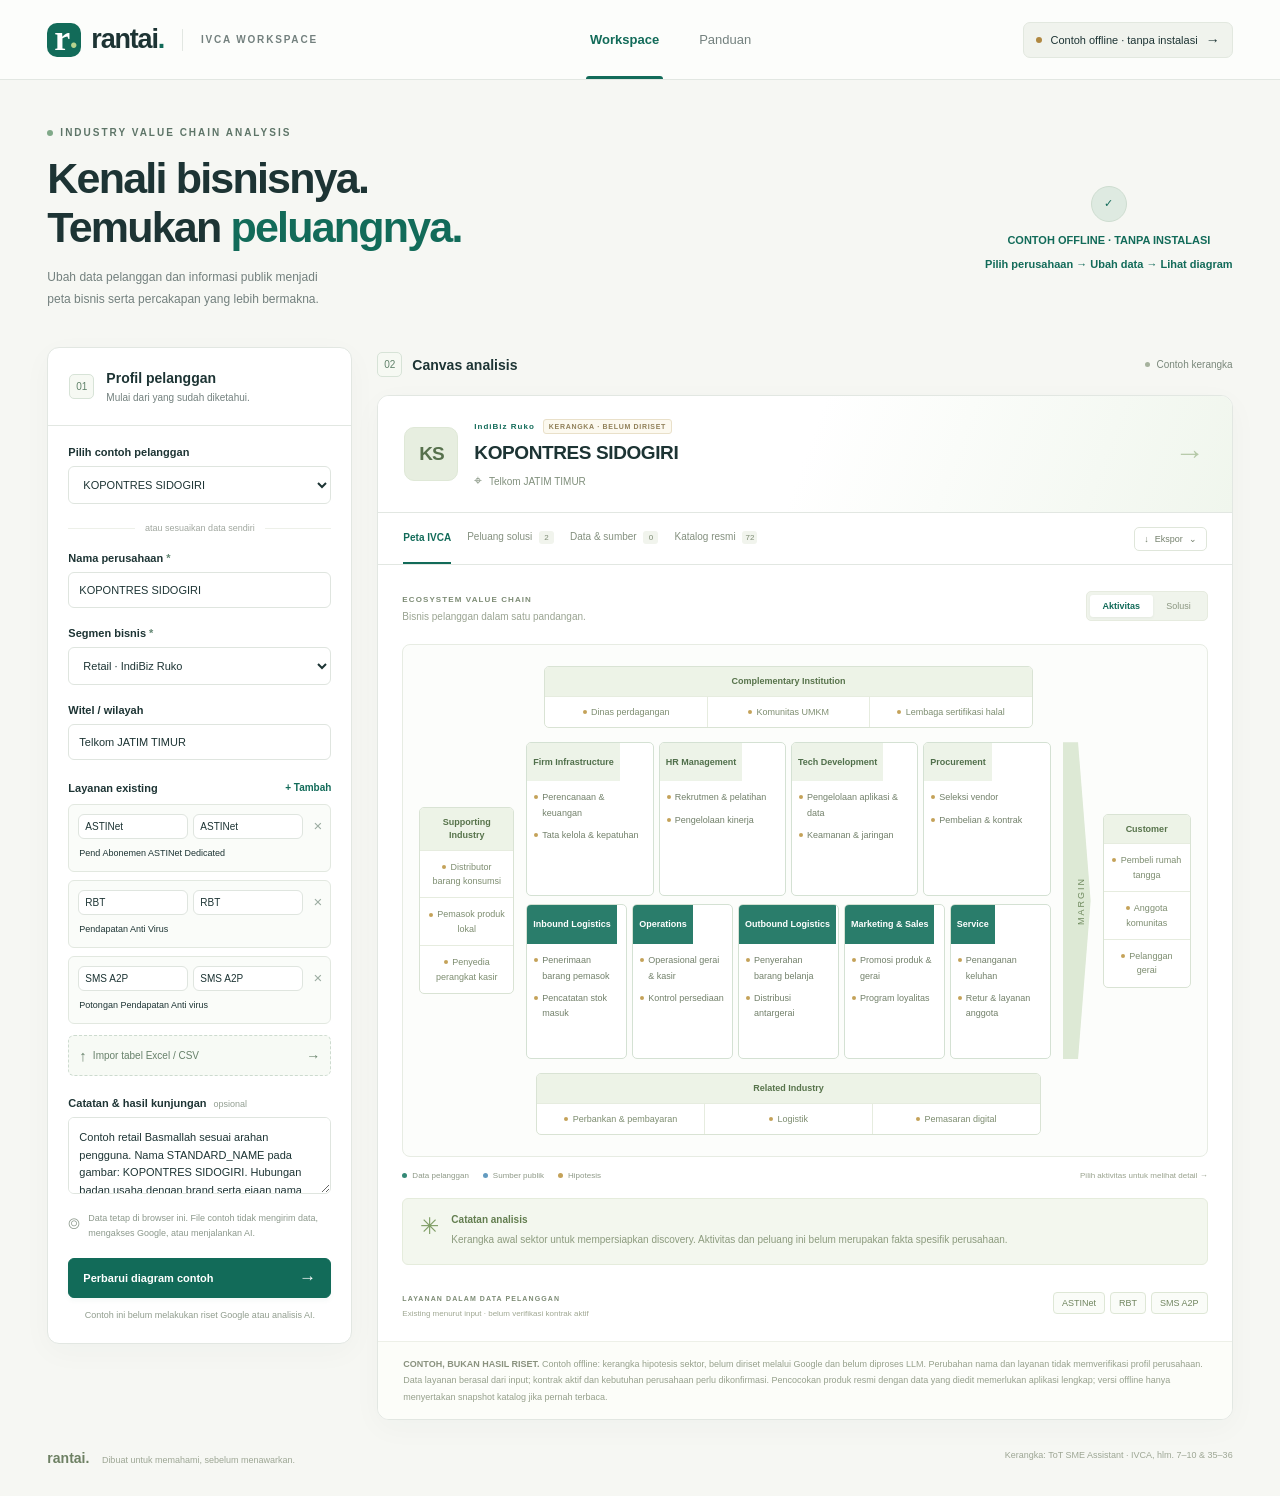
<file: outputs/Rantai-Buka-Langsung.html>
<!DOCTYPE html>

<html lang="id">
<head>
<meta charset="utf-8"/><meta content="width=device-width, initial-scale=1" name="viewport"/>
<title>Rantai — Buka Langsung (Contoh Offline)</title>
<meta content="Pahami bisnis pelanggan, petakan rantai nilainya, temukan peluang solusi IndiBiz dengan riset Google dan LLM lokal." name="description"/>


<style>:root{--ink:#1d3434;--muted:#73807e;--line:#e2e7e2;--paper:#f6f7f3;--green:#126b59;--teal:#268b86;--mint:#e8f2eb;--amber:#a87c30;--white:#fff;--shadow:0 8px 30px #1f403308;font-family:Inter,"Segoe UI",Arial,sans-serif;color:var(--ink);background:var(--paper);font-synthesis:none}*{box-sizing:border-box}body{margin:0;font-size:14px}button,input,textarea,select{font:inherit}button,a,input,textarea,select{-webkit-tap-highlight-color:transparent}button{cursor:pointer}button:disabled{opacity:.55;cursor:wait}a{color:var(--green)}button{color:inherit}button:focus-visible,a:focus-visible{outline:3px solid #76c5b2;outline-offset:3px}input:focus,textarea:focus,select:focus{border-color:var(--green);outline:3px solid #126b5910}button[hidden],[hidden]{display:none!important}.topbar{height:80px;border-bottom:1px solid var(--line);padding:0 3.7%;display:flex;align-items:center;justify-content:space-between;background:#fcfdfb}.brand{display:flex;align-items:center;text-decoration:none;color:var(--ink);gap:10px}.brandmark{display:block;background:var(--green);color:white;border-radius:10px;width:34px;height:34px;font-size:36px;font-family:Georgia,serif;font-weight:bold;line-height:30px;padding-left:7px;position:relative}.brandmark span{color:#b6d38e;font:20px Arial;position:absolute;right:4px;bottom:0}.brand strong{font-size:27px;letter-spacing:-1.2px}.brand-dot{color:var(--green)}.brand-divider{width:1px;height:22px;background:var(--line);margin:0 8px}.brand-label{font-size:10px;letter-spacing:1.8px;color:var(--muted);font-weight:650}.topbar nav{display:flex;gap:32px;align-self:stretch}.topbar nav button{position:relative;background:none;border:0;padding:0 4px;font-size:13px;color:var(--muted)}.topbar nav .nav-active{color:var(--green);font-weight:650}.nav-active:after{content:"";position:absolute;height:3px;left:0;right:0;bottom:0;background:var(--green);border-radius:3px 3px 0 0}.runtime-status{display:flex;align-items:center;gap:8px;background:#f0f3ed;border:1px solid #e2e8df;padding:9px 12px;border-radius:7px;font-size:11px}.status-dot{width:6px;height:6px;border-radius:50%;background:#b08841}.runtime-status.ready .status-dot{background:#269963;box-shadow:0 0 0 3px #26996312}.arrow-small{margin-left:auto;font-size:14px}main{max-width:1780px;margin:auto;padding:0 3.7%}.intro{display:flex;justify-content:space-between;align-items:center;padding:47px 0 37px;gap:30px}.eyebrow{font-size:10px;font-weight:700;letter-spacing:2px;margin:0 0 16px;display:flex;align-items:center;gap:7px;color:#5e7568}.eyebrow span{display:inline-block;background:#80a988;width:6px;height:6px;border-radius:50%}h1{font-size:43px;line-height:1.14;font-weight:550;letter-spacing:-1.8px;margin:0}h1 span{color:var(--green)}.intro-copy{font-size:12px;line-height:1.8;color:var(--muted);margin:15px 0 0}.process{display:flex;align-items:center;gap:18px;margin-top:18px}.process div{display:flex;flex-direction:column;align-items:center;gap:12px}.process b{font-size:11px;font-weight:500;color:#77867e;display:grid;place-items:center;width:36px;height:36px;background:#eef1eb;border:1px solid #dfe5db;border-radius:50%}.process span{font-size:11px;color:#68776e}.process i{font-style:normal;color:#bac6bb;margin-bottom:27px}.process .process-last b{background:#deeae1;color:var(--green);border-color:#ceddd0}.process-last span{font-weight:650;color:var(--green)}.workspace{display:grid;grid-template-columns:305px minmax(0,1fr);gap:25px;align-items:start}.input-panel{background:#fff;border:1px solid var(--line);border-radius:12px;box-shadow:var(--shadow);overflow:hidden}.panel-title{display:flex;align-items:center;gap:12px;padding:22px 21px;border-bottom:1px solid var(--line)}h2,h3,p{overflow-wrap:anywhere}.section-number{display:inline-grid;place-items:center;border:1px solid #d7e3d7;border-radius:5px;font-size:10px;width:25px;height:25px;color:#60826a;background:#f6f9f3;flex-shrink:0}.panel-title h2,.output-topline h2{font-size:14px;margin:0;font-weight:650}.panel-title p{color:var(--muted);font-size:10px;margin:6px 0 0}form{padding:20px}label{font-size:11px;display:block;font-weight:600;margin-bottom:8px}input,select,textarea{width:100%;border:1px solid #dfe5df;border-radius:6px;background:#fff;color:var(--ink);padding:11px 10px;font-size:11px;transition:border .15s}input::placeholder,textarea::placeholder{color:#9ca59d}select{padding-right:24px;text-overflow:ellipsis}form>input,form>select,form>textarea{margin-bottom:19px}textarea{resize:vertical;line-height:1.6}.input-separator{display:flex;align-items:center;gap:10px;margin:0 0 19px;color:#a0a79f;font-size:9px}.input-separator:before,.input-separator:after{content:"";height:1px;background:#edf0e9;flex:1}.required{color:#638773}.optional{font-size:9px;font-weight:400;color:#929e91;margin-left:4px}.field-heading{display:flex;align-items:center;justify-content:space-between;margin-bottom:8px}.field-heading label{margin:0}.text-button{border:0;background:transparent;color:var(--green);font-size:10px;padding:3px 0;font-weight:600}.service-entry{border:1px solid #e2e8e0;border-radius:6px;padding:9px;margin-bottom:8px;position:relative;background:#fafcf9}.service-entry .service-fields{display:grid;grid-template-columns:1fr 1fr;gap:5px;margin-right:18px}.service-entry input{font-size:10px;padding:6px;min-width:0;background:white}.service-entry input.service-desc{margin-top:5px;font-size:9px;background:transparent;border-color:transparent;padding:3px 0}.remove-service{position:absolute;right:8px;top:12px;border:0;background:none;color:#9aaba0;padding:0;font-size:15px}.import-button{border:1px dashed #cddbcf;background:#f7faf5;width:100%;padding:11px 10px;border-radius:6px;color:#67816a;font-size:10px;display:flex;align-items:center;gap:6px;margin:11px 0 21px}.import-button>span:first-child{font-size:15px}.privacy-note{display:flex;gap:8px;color:#8c998c;margin:-5px 0 16px}.privacy-note>span{font-size:20px}.privacy-note p{font-size:9px;line-height:1.7;margin:0}.primary-button{display:flex;align-items:center;justify-content:space-between;width:100%;border:1px solid var(--green);background:var(--green);color:white;border-radius:6px;padding:13px 14px;font-weight:550;font-size:11px;box-shadow:0 3px 5px #14634b0a}.primary-button:hover{background:#0e5849}.primary-button>span:last-child{font-size:17px;line-height:11px}.secondary-button{display:block;width:100%;background:#fff;border:1px solid #dfe7db;border-radius:6px;font-size:10px;padding:11px;margin-top:8px;color:#647362}.secondary-button:hover{background:#f6faf4}.form-note{font-size:9px;color:#919d8e;line-height:1.7;text-align:center;margin:10px 0 0}.output-panel{min-width:0}.output-topline{height:29px;display:flex;align-items:center;justify-content:space-between;margin:3px 0 16px}.output-topline>div{display:flex;align-items:center;gap:10px}.saved-indicator{font-size:10px;color:#7a887b;display:flex;align-items:center;gap:6px}.saved-indicator>span{width:5px;height:5px;border-radius:50%;background:#a6b29d}#result-content{background:#fff;border:1px solid var(--line);border-radius:12px;box-shadow:var(--shadow);overflow:hidden}.company-card{padding:23px 26px;display:flex;align-items:center;gap:16px;background:linear-gradient(110deg,#fff 50%,#f0f6ed);position:relative;border-bottom:1px solid var(--line)}.company-avatar{height:54px;width:54px;display:grid;place-items:center;background:#e7eee0;color:#57714d;font-size:19px;font-weight:600;letter-spacing:-1px;flex-shrink:0;border-radius:10px;border:1px solid #dfe8d7}.company-heading{min-width:0;padding-right:24px}.company-tags{display:flex;align-items:center;gap:8px;flex-wrap:wrap}.company-tags>span{font-size:8px;font-weight:700;letter-spacing:1px;color:var(--green)}.company-tags .subtle-tag{font-size:7px;letter-spacing:.7px;color:#91815a;border:1px solid #e9e0c9;background:#fcf9ef;padding:3px 5px;border-radius:3px}.company-heading h2{font-size:19px;letter-spacing:-.4px;margin:8px 0;font-weight:600}.company-heading p{font-size:10px;color:#81907d;margin:0}.pin{margin-right:4px;font-size:14px}.company-card-decoration{position:absolute;right:27px;top:40px;color:#b5c9a8;font-size:30px;font-weight:300}.result-tabs{display:flex;align-items:center;justify-content:space-between;border-bottom:1px solid var(--line);padding:0 25px;gap:10px}.result-tabs [role=tablist]{display:flex;gap:22px}.result-tabs [role=tab]{border:0;background:none;padding:18px 0;font-size:10px;color:#84907f;border-bottom:2px solid transparent;white-space:nowrap}.result-tabs [role=tab][aria-selected=true]{border-color:var(--green);color:var(--green);font-weight:650}.result-tabs [role=tab] span{display:inline-block;font-size:8px;background:#f1f4ed;color:#7d8b74;min-width:15px;text-align:center;border-radius:3px;margin-left:4px;padding:2px}.export-wrap{position:relative;flex-shrink:0}.export-button{border:1px solid #dfe6da;border-radius:5px;background:#fff;padding:6px 9px;font-size:9px;display:flex;gap:6px;align-items:center;color:#75816d}.export-menu{position:absolute;right:0;top:34px;z-index:5;background:white;box-shadow:0 4px 20px #133e2920;border:1px solid var(--line);border-radius:6px;min-width:155px;padding:5px}.export-menu button{background:none;border:0;text-align:left;padding:10px;width:100%;font-size:10px}.export-menu button:hover{background:var(--mint)}#tab-canvas{padding:24px 24px 0}.canvas-toolbar{display:flex;justify-content:space-between;align-items:center;margin-bottom:22px;gap:10px}.small-label{font-size:8px;font-weight:700;letter-spacing:1.1px;color:#7d8c75}.canvas-toolbar p{font-size:10px;color:#9aa492;margin:6px 0 0}.view-toggle{display:flex;background:#f0f4ec;border:1px solid #e6ebdf;border-radius:5px;padding:3px}.view-toggle button{font-size:9px;border:0;padding:6px 13px;background:none;color:#8a9680;border-radius:3px}.view-toggle button.active{background:#fff;box-shadow:0 1px 3px #20452d10;color:var(--green);font-weight:650}.canvas-scroll{overflow-x:auto;border:1px solid #e7ece3;border-radius:8px;background-color:#fcfdfb;background-image:radial-gradient(#d4dfcc 0.7px,transparent 0.7px);background-size:14px 14px;padding:21px 16px}.ivca-diagram{min-width:760px;display:grid;grid-template-columns:95px minmax(0,1fr) 28px 88px;grid-template-rows:auto auto auto;column-gap:12px;row-gap:14px;align-items:center}.ecosystem-group{border:1px solid #d9e3d4;border-radius:5px;overflow:hidden;background:#fff}.ecosystem-group h3{margin:0;padding:8px 5px;font-size:8px;font-weight:650;text-align:center;color:#57734b;background:#edf3e7;line-height:1.4}.ecosystem-group ul{list-style:none;margin:0;padding:0}.ecosystem-group li{padding:9px 7px;border-top:1px solid #e6ecdf;font-size:8px;text-align:center;line-height:1.6;color:#7d8d70;overflow-wrap:anywhere}.eco-complementary{grid-column:2;grid-row:1;margin:0 18px}.eco-complementary ul,.eco-related ul{display:flex;justify-content:center}.eco-complementary li,.eco-related li{flex:1;padding:8px 7px;border-right:1px solid #e6ecdf}.eco-complementary li:last-child,.eco-related li:last-child{border-right:0}.eco-supporting{grid-row:2;grid-column:1}.eco-customers{grid-row:2;grid-column:4}.eco-related{grid-row:3;grid-column:2;margin:0 10px}.core-activities{grid-row:2;grid-column:2;align-self:stretch;display:flex;flex-direction:column;gap:8px}.activities-row{display:grid;gap:5px;flex:1}.activities-row.support-row{grid-template-columns:repeat(4,minmax(0,1fr))}.activities-row.primary-row{grid-template-columns:repeat(5,minmax(0,1fr))}.activity-cell{text-align:left;cursor:pointer;border:1px solid #d4e1d3;border-radius:5px;background:#fff;overflow:hidden;min-width:0;padding:0;display:flex;flex-direction:column}.activity-cell:hover{border-color:#568866;box-shadow:0 2px 8px #30552b10;transform:translateY(-1px)}.activity-title{margin:0;background:#edf3e8;padding:9px 6px;color:#506f4b;font-size:8px;font-weight:650;line-height:1.4;text-align:center;min-height:38px;display:grid;place-items:center}.primary-row .activity-title{background:#2a7d6b;color:white;min-height:39px;font-size:8px}.activity-content{padding:9px 7px;min-height:114px;flex:1}.activity-item{font-size:8px;line-height:1.7;color:#72806a;margin-bottom:7px;display:flex;gap:4px}.basis-dot{display:inline-block;width:4px;height:4px;border-radius:50%;margin-top:5px;flex-shrink:0}.basis-customer,.dot-customer{background:#348976}.basis-public,.dot-public{background:#639bc0}.basis-hypothesis,.dot-hypothesis{background:#c4a259}.activity-item:last-child{margin-bottom:0}.margin-arrow{grid-row:2;grid-column:3;align-self:stretch;display:flex;align-items:center;justify-content:center;background:#dde9d5;clip-path:polygon(0 0,55% 0,100% 50%,55% 100%,0 100%);color:#6f8a5e}.margin-arrow span{writing-mode:vertical-rl;text-transform:uppercase;font-size:9px;letter-spacing:2px;transform:rotate(180deg);padding-right:8px}.canvas-footer{display:flex;align-items:center;justify-content:space-between;gap:10px;padding:14px 0 18px}.legend{display:flex;align-items:center;gap:14px}.legend>span{font-size:8px;color:#8e9987;display:flex;align-items:center;gap:5px}.legend i{display:inline-block;width:5px;height:5px;border-radius:50%}.canvas-hint{font-size:8px;color:#99a28e}.interpretation{display:flex;background:#f3f7ee;border:1px solid #e5ecdc;border-radius:6px;gap:12px;padding:15px 17px}.sparkle{font-size:23px;color:#7f9d65;line-height:25px}.interpretation h3{font-size:10px;font-weight:650;margin:0 0 6px;color:#627d4f}.interpretation p{margin:0;font-size:10px;line-height:1.8;color:#8c9b7e}.existing-strip{display:flex;align-items:center;justify-content:space-between;gap:10px;padding:23px 0}.existing-strip .small-label{font-size:7px}.existing-strip p{color:#a0a893;font-size:8px;margin:5px 0 0}.chips{display:flex;gap:5px;flex-wrap:wrap;justify-content:flex-end}.chip{border:1px solid #dee7d6;border-radius:4px;background:#fafcf8;font-size:9px;color:#70855f;padding:5px 8px}.result-disclaimer{padding:14px 25px;border-top:1px solid #edf0e8;background:#fcfdf9;font-size:9px;color:#96a08c;line-height:1.8}.result-disclaimer strong{font-weight:600;color:#8a927f}.page-footer{display:flex;justify-content:space-between;gap:20px;padding:30px 0;font-size:9px;color:#9da694}.page-footer strong{font-size:14px;color:#6d8063;margin-right:10px}.section-intro{padding:26px 26px 15px}.section-intro h3{font-size:20px;letter-spacing:-.6px;font-weight:550;margin:9px 0}.section-intro p{font-size:11px;line-height:1.8;color:var(--muted);margin:0}.opportunity-card{margin:10px 25px 16px;padding:18px;border:1px solid var(--line);border-radius:7px}.opportunity-card h3{margin:9px 0;font-size:16px}.opportunity-header{display:flex;justify-content:space-between;gap:10px}.opportunity-activity{font-size:9px;color:var(--teal);letter-spacing:.6px}.prospect-badge{font-size:8px;background:#fcf5e6;border:1px solid #ecdfc0;color:#a18343;border-radius:3px;padding:3px 5px}.opportunity-card p{font-size:11px;color:var(--muted);line-height:1.7}.discovery-question{padding:12px 14px;background:#f3f7ee;border-radius:5px;font-size:11px;line-height:1.7;color:#648151}.discovery-question:before{content:"TANYAKAN SAAT DISCOVERY";display:block;font-size:7px;letter-spacing:1px;font-weight:650;margin-bottom:5px}.source-card{margin:12px 25px;padding:16px;border:1px solid var(--line);border-radius:6px}.source-card h3{font-size:12px;margin:8px 0}.source-card p{font-size:10px;color:var(--muted);line-height:1.8;margin:6px 0}.source-card a{font-size:10px;word-break:break-all}.source-card .source-meta{font-size:8px;color:#9aa48f}.source-tag{font-size:8px;padding:3px 5px;background:#eaf2f7;color:#5c8baa;border-radius:3px}.empty-state{margin:15px 25px;padding:26px;border:1px dashed #d9e2d2;border-radius:6px;background:#fafcf7;text-align:center}.empty-state h3{font-size:13px}.empty-state p{font-size:11px;color:var(--muted);line-height:1.8}.data-heading{font-size:12px;margin:25px 25px 12px}.table-scroll{overflow-x:auto;margin:0 25px}table{border-collapse:collapse;width:100%;font-size:10px;text-align:left}th{color:#6e8461;background:#eff5e8;font-size:8px;letter-spacing:.6px;padding:10px}td{padding:10px;border-bottom:1px solid var(--line);color:#7f8c76;line-height:1.6}.customer-notes{margin:20px 25px;font-size:10px;line-height:1.8;color:#89957f;white-space:pre-line}.progress-card,.error-card{border:1px solid #d8e6cf;border-radius:8px;background:#f1f8eb;display:flex;align-items:center;gap:12px;padding:15px;margin-bottom:15px}.progress-card strong,.error-card strong{font-size:11px}.progress-card p,.error-card p{font-size:10px;color:#7b8d6c;line-height:1.7;margin:5px 0 0}.progress-card>button{margin-left:auto;border:0;background:none;color:#6a8b55;font-size:10px}.spinner{width:22px;height:22px;border:2px solid #ccdec1;border-top-color:#47743e;border-radius:50%;animation:spin 1s linear infinite;flex-shrink:0}@keyframes spin{to{transform:rotate(360deg)}}.error-card{background:#fff8ed;border-color:#ebd8b7;align-items:start}.error-card>span{border:1px solid #b99a64;color:#a68349;border-radius:50%;width:20px;height:20px;display:grid;place-items:center;flex-shrink:0}.error-card strong{color:#917345}.error-card p{color:#9c8b70}.error-card .text-button{margin-top:7px;color:#997440}.close-error{border:0;background:none;margin-left:auto;font-size:20px;color:#b5a17c}.dirty-banner{background:#fff9e9;border:1px solid #ebdfb9;color:#a18b50;padding:10px 14px;font-size:10px;line-height:1.7;border-radius:6px;margin-bottom:12px}dialog{width:min(640px,calc(100% - 32px));border:1px solid #dce5d6;border-radius:12px;padding:27px;box-shadow:0 30px 100px #112b3450;max-height:85vh;color:var(--ink);background:#fff}dialog::backdrop{background:#19363260;backdrop-filter:blur(3px)}.dialog-header{display:flex;justify-content:space-between;gap:20px;align-items:start;margin-bottom:20px}.dialog-header h2{font-size:23px;letter-spacing:-.7px;font-weight:550;margin:8px 0 0}.dialog-close{background:#f0f4eb;border:0;border-radius:50%;width:28px;height:28px;font-size:20px;color:#799366;flex-shrink:0}dialog>p{font-size:12px;color:var(--muted);line-height:1.9}dialog .primary-button{margin-top:17px}.file-label{border:1px dashed #cbdac1;padding:16px;text-align:center;border-radius:6px;color:#688254;cursor:pointer;margin:18px 0}.file-label input{font-size:10px;margin-top:10px}.inline-error{color:#a2713c;font-size:11px}#import-company-choice{margin:15px 0}.guide-steps article{display:flex;gap:15px;padding:13px 0;border-bottom:1px solid var(--line)}.guide-steps article>b{border:1px solid #dfe8d7;background:#f4f8ef;border-radius:5px;padding:6px;height:26px;font-size:10px;color:#7a9367}.guide-steps h3{font-size:13px;margin:2px 0 7px}.guide-steps p,.local-setup p,.guide-note p{font-size:11px;color:var(--muted);line-height:1.9;margin:0}.local-setup{margin-top:22px;padding:18px;background:#f6f9f1;border-radius:6px}.local-setup h3,.guide-note strong{font-size:12px;margin:0 0 10px}.local-setup pre{white-space:pre-wrap;line-height:1.8;font-size:11px;background:#213d30;color:#d8eac7;padding:14px;border-radius:4px}.local-setup code{font-size:10px;word-break:break-all}.guide-note{padding-top:22px}.guide-note p{margin-top:8px}.detail-insight{border:1px solid var(--line);border-radius:6px;padding:14px;margin:10px 0}.detail-insight p{font-size:13px;line-height:1.8;margin:8px 0}.detail-basis{display:flex;gap:6px;align-items:center;font-size:9px;color:#8a987f}.detail-basis .basis-dot{margin:0;width:5px;height:5px}.detail-insight blockquote{border-left:2px solid #cdddbc;margin:10px 0 0;padding:8px 12px;color:#859776;font-size:11px;line-height:1.8;background:#f7faf3}.detail-insight a{font-size:11px;margin-right:10px}.detail-existing{background:#f1f6ec;border:1px solid #dae5d2;border-radius:6px;padding:14px;font-size:11px;line-height:1.8;color:#70895d;margin:15px 0}.detail-heading{font-size:12px;margin:24px 0 12px}.solution-item{display:block;padding:6px 5px;font-size:8px;border-radius:3px;line-height:1.5;margin-bottom:5px;background:#fff7e7;color:#a1844d;border:1px solid #eddfbb}.solution-item.existing{background:#edf6ef;color:#4f8263;border-color:#d4e6d6}.no-solution{font-size:8px;line-height:1.7;color:#a5af9a}.solution-help{margin:0 0 12px;font-size:9px;color:#9ba58e}#toast{position:fixed;bottom:25px;left:50%;transform:translateX(-50%);background:#214a3b;color:#eff7e7;border:1px solid #3c6249;border-radius:7px;box-shadow:0 6px 25px #173d2b30;font-size:11px;padding:12px 20px;z-index:20;max-width:90vw;text-align:center}
@media(min-width:1550px){.workspace{grid-template-columns:330px minmax(0,1fr);gap:30px}.activity-item{font-size:10px}.activity-title,.primary-row .activity-title{font-size:10px}.activity-content{min-height:130px}.ecosystem-group li{font-size:10px}.ecosystem-group h3{font-size:10px}.ivca-diagram{grid-template-columns:115px minmax(0,1fr) 32px 105px;gap:16px}.canvas-scroll{padding:26px 22px}.process{gap:24px}.process span{font-size:12px}}
@media(max-width:1200px){.workspace{grid-template-columns:280px minmax(0,1fr);gap:18px}main{padding:0 25px}.topbar{padding:0 25px}.process{gap:10px}.process span{font-size:9px}.result-tabs{padding:0 18px}.result-tabs [role=tablist]{gap:14px}#tab-canvas{padding:20px 17px 0}.canvas-hint{display:none}.company-heading h2{font-size:16px}.brand-label{display:none}.brand-divider{display:none}}
@media(max-width:900px){.workspace{grid-template-columns:260px minmax(0,1fr);gap:15px}.intro{padding:30px 0}.process{display:none}h1{font-size:37px}.topbar nav{gap:20px}.runtime-status{max-width:190px;font-size:9px}.runtime-status .arrow-small{display:none}.output-topline h2{font-size:12px}.saved-indicator{font-size:8px}.company-card{padding:20px 16px;gap:10px}.company-avatar{width:42px;height:42px;font-size:16px}.company-heading h2{font-size:13px}.company-card-decoration{display:none}.company-heading{padding-right:0}.company-tags>span{font-size:7px}.result-tabs{padding:0 12px;gap:5px}.result-tabs [role=tablist]{gap:10px}.result-tabs [role=tab]{font-size:9px;padding:16px 0}.export-button span{display:none}.export-button{padding:5px}.legend{gap:8px}.legend>span{font-size:7px}.existing-strip{align-items:flex-start;flex-direction:column}.chips{justify-content:flex-start}.canvas-toolbar .small-label{font-size:7px}.canvas-toolbar p{font-size:8px}.view-toggle button{padding:5px 7px;font-size:8px}.page-footer{font-size:8px}.panel-title{padding:18px 16px}form{padding:17px}.panel-title h2{font-size:13px}.panel-title p{font-size:9px}}
@media(max-width:680px){.topbar{height:65px;padding:0 18px}.brand strong{font-size:23px}.brandmark{width:30px;height:30px;font-size:31px;line-height:27px}.topbar nav{gap:15px}.topbar nav button{font-size:11px}.runtime-status{border:0;background:none;padding:8px;max-width:45px}.runtime-status>span:not(.status-dot){display:none}.runtime-status .status-dot{width:8px;height:8px}main{padding:0 16px}.intro{padding:29px 3px}.eyebrow{font-size:8px;letter-spacing:1.6px;margin-bottom:12px}h1{font-size:35px;line-height:1.2}.intro-copy{font-size:11px;margin-top:12px}.desktop-break{display:none}.workspace{grid-template-columns:1fr;gap:25px}.input-panel{border-radius:9px}.panel-title{padding:18px}.panel-title h2{font-size:14px}.panel-title p{font-size:10px}form{padding:18px}.input-separator{margin-top:0}.service-entry .service-fields{grid-template-columns:1fr 1fr}.output-topline{margin:0 1px 13px}.output-topline h2{font-size:14px}.saved-indicator{font-size:9px}.company-heading h2{font-size:16px}.company-card{padding:19px 16px}.company-avatar{width:44px;height:44px}.result-tabs [role=tab]{font-size:10px}.result-tabs [role=tablist]{gap:18px}.export-button{padding:6px 8px}#tab-canvas{padding:19px 13px 0}.canvas-toolbar .small-label{font-size:8px}.canvas-toolbar p{font-size:9px}.view-toggle button{font-size:9px}.canvas-scroll{padding:15px 10px}.canvas-footer{padding:14px 0}.legend>span{font-size:8px}.legend{gap:14px}.interpretation{padding:13px;gap:8px}.existing-strip{padding:19px 0}.result-disclaimer{padding:13px 16px;font-size:8px}.page-footer{flex-direction:column;gap:12px;padding:23px 4px;line-height:1.7}.source-card,.opportunity-card{margin:12px 15px}.section-intro{padding:22px 16px 12px}.section-intro h3{font-size:19px}.table-scroll{margin:0 16px}.data-heading{margin-left:16px}.progress-card{padding:12px}.progress-card strong{font-size:10px}dialog{padding:20px}.dialog-header h2{font-size:20px}}
@media print{@page{size:A3 landscape;margin:12mm}body{background:#fff}.topbar,.intro,.input-panel,.output-topline,.page-footer,.result-tabs,.view-toggle,.canvas-hint,.progress-card,.error-card,.dirty-banner,#toast,dialog{display:none!important}main{max-width:none;padding:0}.workspace{display:block}.output-panel{width:100%}#result-content{box-shadow:none;border:0}.canvas-scroll{overflow:visible;background:#fff;border:0;padding:10px 0}.ivca-diagram{min-width:0}.activity-content{min-height:100px}.activity-item{font-size:11px}.activity-title,.primary-row .activity-title{font-size:11px}.ecosystem-group li,.ecosystem-group h3{font-size:10px}.ivca-diagram{grid-template-columns:130px minmax(0,1fr) 32px 120px}.activity-cell,.ecosystem-group,.opportunity-card,.source-card{break-inside:avoid}*{-webkit-print-color-adjust:exact;print-color-adjust:exact}.result-disclaimer{font-size:10px}.company-heading h2{font-size:24px}}

/* Keep the diagram readable at standard desktop widths. */
.activity-item{font-size:9px}.activity-title,.primary-row .activity-title,.ecosystem-group h3{font-size:9px}.ecosystem-group li{font-size:9px;cursor:pointer}.ecosystem-group li:hover{background:#f5f9ef}.ecosystem-group li .basis-dot{margin:0 2px 1px 0;vertical-align:middle}.solution-item,.no-solution{font-size:9px}

.product-matches{margin-top:18px;border-top:1px solid var(--line);padding-top:14px}.product-card{border:1px solid #dce6d6;border-radius:6px;padding:15px;margin:12px 25px;background:#fafcf7}.product-matches .product-card{margin:10px 0}.product-card h3{font-size:14px;margin:10px 0}.product-card p,.product-card blockquote{font-size:11px;line-height:1.8;color:var(--muted)}.product-card a{font-size:11px}.product-card .source-meta{font-size:9px}.product-card .product-status{color:var(--green);font-size:10px}.product-card blockquote{margin:10px 0;padding-left:12px;border-left:2px solid #cbdcc0}.no-product-match{font-size:10px!important;color:#949d88!important}.result-tabs [role=tablist]{min-width:0;overflow-x:auto;flex:1;gap:16px}.result-tabs [role=tab]{flex-shrink:0}#catalog-status{font-size:11px;line-height:1.8;margin-top:13px}.product-card .source-tag{overflow-wrap:anywhere}
</style><meta content="default-src 'none'; script-src 'unsafe-inline'; style-src 'unsafe-inline'; img-src data: blob:; connect-src 'none'; base-uri 'none'; form-action 'none'" http-equiv="Content-Security-Policy"/></head>
<body>
<header class="topbar">
<a aria-label="Rantai, beranda" class="brand" href="#"><span class="brandmark">r<span>•</span></span><strong>rantai<span class="brand-dot">.</span></strong><span class="brand-divider"></span><span class="brand-label">IVCA WORKSPACE</span></a>
<nav aria-label="Navigasi utama"><button class="nav-active" id="workspace-nav">Workspace</button><button id="guide-nav">Panduan</button></nav>
<button class="runtime-status" id="runtime-status" title="Pengaturan LLM lokal"><span class="status-dot"></span><span>Memeriksa model lokal</span><span class="arrow-small">→</span></button>
</header>
<main>
<section class="intro">
<div><p class="eyebrow"><span></span> INDUSTRY VALUE CHAIN ANALYSIS</p><h1>Kenali bisnisnya.<br/>Temukan <span>peluangnya.</span></h1><p class="intro-copy">Ubah data pelanggan dan informasi publik menjadi<br class="desktop-break"/> peta bisnis serta percakapan yang lebih bermakna.</p></div>
<div class="process"><div class="process-last"><b>✓</b><span>CONTOH OFFLINE · TANPA INSTALASI</span><span>Pilih perusahaan → Ubah data → Lihat diagram</span></div></div>
</section>
<div class="workspace">
<aside class="input-panel">
<div class="panel-title"><span class="section-number">01</span><div><h2>Profil pelanggan</h2><p>Mulai dari yang sudah diketahui.</p></div></div>
<form id="company-form">
<label for="preset">Pilih contoh pelanggan</label>
<select id="preset"><option>Memuat contoh…</option></select>
<div class="input-separator"><span>atau sesuaikan data sendiri</span></div>
<label for="company">Nama perusahaan <span class="required">*</span></label>
<input autocomplete="organization" id="company" maxlength="180" minlength="2" name="company" placeholder="Contoh: Kospin Jasa" required=""/>
<label for="sector">Segmen bisnis <span class="required">*</span></label>
<select id="sector" name="sector"><option value="retail">Retail · IndiBiz Ruko</option><option value="cooperative">Koperasi · IndiBiz Finance</option><option value="bank">BPR · IndiBiz Finance</option><option value="health">Kesehatan · IndiBiz Health</option><option value="education">Pendidikan · IndiBiz Education</option></select>
<label for="witel">Witel / wilayah</label><input id="witel" maxlength="180" placeholder="Witel pelanggan"/>
<div class="field-heading"><label>Layanan existing</label><button class="text-button" id="add-service" type="button">+ Tambah</button></div>
<div id="service-inputs"></div>
<button class="import-button" id="open-import" type="button"><span>↑</span> Impor tabel Excel / CSV <span class="arrow-small">→</span></button>
<label for="notes">Catatan &amp; hasil kunjungan <span class="optional">opsional</span></label>
<textarea id="notes" maxlength="6000" placeholder="Kebutuhan, proses bisnis, atau informasi tambahan yang sudah diketahui…" rows="3"></textarea>
<div class="privacy-note"><span>⌾</span><p>Data tetap di browser ini. File contoh tidak mengirim data, mengakses Google, atau menjalankan AI.</p></div>
<button class="primary-button" id="analyze-button" type="submit"><span>Perbarui diagram contoh</span><span>→</span></button>
<button class="secondary-button" hidden="" id="preview-button" type="button">Lihat kerangka tanpa riset</button>
<p class="form-note">Contoh ini belum melakukan riset Google atau analisis AI.</p>
</form>
</aside>
<section aria-label="Hasil analisis" class="output-panel">
<div class="output-topline"><div><span class="section-number">02</span><h2>Canvas analisis</h2></div><span class="saved-indicator" id="result-indicator"><span></span> Contoh kerangka</span></div>
<div aria-live="polite" class="progress-card" hidden="" id="progress"><div class="spinner"></div><div><strong id="progress-title">Menyiapkan analisis…</strong><p id="progress-detail">Riset publik → model lokal → validasi struktur</p></div><button id="cancel-analysis" type="button">Batalkan</button></div>
<div class="error-card" hidden="" id="error-card" role="alert"><span>!</span><div><strong>Analisis belum dapat diselesaikan</strong><p id="error-message"></p><button class="text-button" id="error-guide" type="button">Lihat panduan pengaturan →</button></div><button aria-label="Tutup pesan" class="close-error" id="close-error">×</button></div>
<div class="dirty-banner" hidden="" id="dirty-banner">Data input berubah. Canvas di bawah masih memakai data sebelumnya. Jalankan analisis atau perbarui kerangka.</div>
<div id="result-content">
<article class="company-card"><div class="company-avatar" id="company-avatar">KS</div><div class="company-heading"><div class="company-tags"><span id="company-sector">INDIBIZ RUKO</span><span class="subtle-tag" id="analysis-kind">KERANGKA AWAL</span></div><h2 id="result-company">Memuat profil…</h2><p><span class="pin">⌖</span> <span id="result-witel"></span></p></div><span aria-hidden="true" class="company-card-decoration">→</span></article>
<div class="result-tabs"><div aria-label="Tampilan analisis" role="tablist"><button aria-selected="true" data-tab="canvas" role="tab">Peta IVCA</button><button aria-selected="false" data-tab="opportunities" role="tab">Peluang solusi <span id="opportunity-count">0</span></button><button aria-selected="false" data-tab="sources" role="tab">Data &amp; sumber <span id="source-count">0</span></button><button aria-selected="false" data-tab="catalog" role="tab">Katalog resmi <span id="catalog-count">0</span></button></div><div class="export-wrap"><button aria-expanded="false" class="export-button" id="export-button" type="button">↓ <span>Ekspor</span>⌄</button><div class="export-menu" hidden="" id="export-menu"><button id="export-svg">Diagram SVG</button><button id="export-json">Analisis JSON</button><button id="export-csv">Peluang CSV</button><button id="export-print">Cetak / simpan PDF</button></div></div></div>
<section id="tab-canvas" role="tabpanel">
<div class="canvas-toolbar"><div><span class="small-label">ECOSYSTEM VALUE CHAIN</span><p>Bisnis pelanggan dalam satu pandangan.</p></div><div aria-label="Lapisan diagram" class="view-toggle" role="group"><button class="active" id="activity-view">Aktivitas</button><button id="solution-view">Solusi</button></div></div>
<div class="canvas-scroll"><div class="ivca-diagram" id="ivca-diagram"></div></div>
<div class="canvas-footer"><div class="legend"><span><i class="dot-customer"></i> Data pelanggan</span><span><i class="dot-public"></i> Sumber publik</span><span><i class="dot-hypothesis"></i> Hipotesis</span></div><span class="canvas-hint">Pilih aktivitas untuk melihat detail →</span></div>
<div class="interpretation"><span class="sparkle">✳</span><div><h3>Catatan analisis</h3><p id="overview"></p></div></div>
<div class="existing-strip"><div><span class="small-label">LAYANAN DALAM DATA PELANGGAN</span><p>Existing menurut input · belum verifikasi kontrak aktif</p></div><div class="chips" id="existing-services"></div></div>
</section>
<section hidden="" id="tab-opportunities" role="tabpanel"><div class="section-intro"><span class="small-label">DISCOVERY, SEBELUM PENAWARAN</span><h3>Peluang &amp; produk yang relevan.</h3><p>Kandidat produk dicocokkan dengan katalog Telkom Solution dan IndiBiz. Kebutuhan, paket, harga, dan kontrak aktif tetap perlu dikonfirmasi.</p></div><div id="opportunities-list"></div></section>
<section hidden="" id="tab-catalog" role="tabpanel"><div class="section-intro"><span class="small-label">TELKOM SOLUTION &amp; INDIBIZ</span><h3>Katalog dari sumber resmi.</h3><p>Baca halaman produk sebelum menawarkan solusi. Pembaruan katalog tidak mengirim data pelanggan ke situs-situs ini.</p><button class="secondary-button" disabled="" id="refresh-catalog" type="button">Pembaruan &amp; pencocokan katalog memerlukan aplikasi lengkap</button><p aria-live="polite" id="catalog-status"></p></div><div id="catalog-list"></div></section>
<section hidden="" id="tab-sources" role="tabpanel"><div class="section-intro"><span class="small-label">JEJAK INFORMASI</span><h3>Kenali dasar setiap kesimpulan.</h3><p>Informasi publik bisa merujuk perusahaan dengan nama serupa. Periksa identitas dan relevansi sumber.</p></div><div id="sources-list"></div><h3 class="data-heading">Data layanan pelanggan</h3><div class="table-scroll"><table><thead><tr><th>GROUP4</th><th>GROUP5</th><th>DESC2</th></tr></thead><tbody id="data-table"></tbody></table></div><div class="customer-notes" id="customer-notes"></div></section>
<div class="result-disclaimer" id="result-disclaimer"></div>
</div>
</section>
</div>
<footer class="page-footer"><span><strong>rantai.</strong> Dibuat untuk memahami, sebelum menawarkan.</span><span>Kerangka: ToT SME Assistant · IVCA, hlm. 7–10 &amp; 35–36</span></footer>
</main>
<dialog id="detail-dialog"><div class="dialog-header"><div><span class="small-label">DETAIL AKTIVITAS</span><h2 id="detail-title"></h2></div><button aria-label="Tutup detail" class="dialog-close" data-close="detail-dialog">×</button></div><div id="detail-content"></div></dialog>
<dialog id="import-dialog"><div class="dialog-header"><div><span class="small-label">DATA PELANGGAN</span><h2>Impor tabel</h2></div><button aria-label="Tutup impor" class="dialog-close" data-close="import-dialog">×</button></div><p>Salin tabel dari Excel beserta header atau pilih file CSV/TSV. Sel kosong pada pivot akan mengikuti perusahaan dan grup sebelumnya. Pilih satu perusahaan setelah impor.</p><label class="file-label" for="import-file">↑ Pilih CSV / TSV<input accept=".csv,.tsv,.txt" id="import-file" type="file"/></label><label for="import-text">Tabel dengan header</label><textarea id="import-text" placeholder="STANDARD_NAME	WITEL_HO	GROUP4	GROUP5	DESC2" rows="9"></textarea><p class="form-note">Kolom: STANDARD_NAME, WITEL_HO, GROUP4, GROUP5, DESC2.<br/>Gambar contoh sudah tersedia di pilihan pelanggan. Unggah gambar/OCR dan XLSX belum didukung.</p><p class="inline-error" id="import-error" role="alert"></p><div hidden="" id="import-company-choice"><label for="import-company-select">Pilih perusahaan dari tabel</label><select id="import-company-select"></select></div><button class="primary-button" id="parse-import">Baca tabel <span>→</span></button><button class="primary-button" hidden="" id="apply-import">Gunakan perusahaan <span>→</span></button></dialog>
<dialog id="guide-dialog"><div class="dialog-header"><div><span class="small-label">TANPA TERMINAL</span><h2>Coba diagramnya langsung.</h2></div><button aria-label="Tutup panduan" class="dialog-close" data-close="guide-dialog">×</button></div><div class="guide-steps"><article><b>01</b><div><h3>Pilih perusahaan</h3><p>Gunakan pilihan “Pilih contoh pelanggan” untuk melihat kelima contoh dari data yang kamu kirim.</p></div></article><article><b>02</b><div><h3>Sesuaikan data</h3><p>Ubah nama, segmen, atau layanan, lalu klik “Perbarui diagram contoh”. Ini memperbarui kerangka sektor, bukan meneliti perusahaan.</p></div></article><article><b>03</b><div><h3>Lihat dan simpan diagram</h3><p>Klik Aktivitas atau Solusi. Pilih kotak diagram untuk melihat detail. Gunakan Ekspor untuk menyimpan SVG, JSON, CSV, atau mencetak PDF.</p></div></article></div><div class="guide-note"><strong>Ini versi contoh offline</strong><p>Google dan LLM tidak berjalan di file ini. Riset otomatis tersedia pada aplikasi lengkap setelah akses Google dan unduhan model lokal siap. Semua contoh masih hipotesis yang perlu dikonfirmasi.</p></div><button class="secondary-button" id="refresh-status">Informasi versi contoh</button><p class="form-note" id="guide-runtime"></p></dialog>
<div hidden="" id="toast" role="status"></div>
<script>"use strict";
const $ = (id) => document.getElementById(id);
const esc = (s) => String(s ?? "").replace(/[&<>"']/g, (c) => ({"&":"&amp;","<":"&lt;",">":"&gt;",'"':"&quot;","'":"&#39;"}[c]));
const basisNames = {customer:"Data pelanggan", public:"Sumber publik", hypothesis:"Hipotesis sektor"};
let examples = [], sectors = {}, result = null, layer = "activity", controller = null, imported = [], activeTab = "canvas";
let dirty = false;
let previewVersion = 0;
let currentCatalog = {products:[],status:"empty",notice:"Katalog resmi belum dibaca."};

function safeUrl(url) { try { const u = new URL(url); return ["http:", "https:"].includes(u.protocol) && !u.username && !u.password ? u.href : "#"; } catch { return "#"; } }
function dot(basis) { return `<i class="basis-dot basis-${esc(basis)}" title="${esc(basisNames[basis] || basis)}"></i>`; }
function toast(text) { $("toast").textContent = text; $("toast").hidden = false; clearTimeout(toast.timer); toast.timer = setTimeout(() => $("toast").hidden = true, 4500); }
function showError(message) { $("error-message").textContent = message; $("error-card").hidden = false; }
function markDirty() { dirty = true; $("dirty-banner").hidden = !result; }
function dialog(id) { if (!$(id).open) $(id).showModal(); }

function addService(value = {}) {
  const row = document.createElement("div"); row.className = "service-entry";
  row.innerHTML = `<div class="service-fields"><input class="service-g4" aria-label="GROUP4 layanan" maxlength="120" placeholder="GROUP4" value="${esc(value.group4 || "")}"><input class="service-g5" aria-label="GROUP5 layanan" maxlength="120" placeholder="GROUP5" value="${esc(value.group5 || "")}"></div><input class="service-desc" aria-label="DESC2 layanan" maxlength="500" placeholder="Deskripsi / DESC2" value="${esc(value.description || "")}"><button type="button" class="remove-service" aria-label="Hapus layanan">×</button>`;
  row.querySelector(".remove-service").addEventListener("click", () => { row.remove(); markDirty(); });
  $("service-inputs").append(row);
}

function fillForm(data) {
  $("company").value = data.company || ""; $("witel").value = data.witel || "";
  if (data.sector) $("sector").value = data.sector;
  $("notes").value = data.notes || ""; $("service-inputs").replaceChildren();
  (data.services || []).forEach(addService);
}

function getInput() {
  return {company: $("company").value.trim(), sector: $("sector").value, witel: $("witel").value.trim(), notes: $("notes").value.trim(),
    services: [...document.querySelectorAll(".service-entry")].map(el => ({group4: el.querySelector(".service-g4").value.trim(), group5: el.querySelector(".service-g5").value.trim(), description: el.querySelector(".service-desc").value.trim()})).filter(s => s.group4 || s.group5 || s.description)};
}


const offlineData = {"companies": [{"id": "sidogiri", "company": "KOPONTRES SIDOGIRI", "sector": "retail", "witel": "Telkom JATIM TIMUR", "notes": "Contoh retail Basmallah sesuai arahan pengguna. Nama STANDARD_NAME pada gambar: KOPONTRES SIDOGIRI. Hubungan badan usaha dengan brand serta ejaan nama perlu dikonfirmasi.", "services": [{"group4": "ASTINet", "group5": "ASTINet", "description": "Pend Abonemen ASTINet Dedicated"}, {"group4": "RBT", "group5": "RBT", "description": "Pendapatan Anti Virus"}, {"group4": "SMS A2P", "group5": "SMS A2P", "description": "Potongan Pendapatan Anti virus"}]}, {"id": "unsiq", "company": "UNSIQ WONOSOBO", "sector": "education", "witel": "Telkom YOGYA JATENG SELATAN", "notes": "Nama dan layanan ditranskripsikan dari gambar pengguna. Baris revenue recognition adalah keterangan akuntansi, bukan layanan tambahan.", "services": [{"group4": "ASTINet", "group5": "ASTINet", "description": "Kriteria KB; Pend Abonemen ASTINet Dedicated; Revenue Recognition; Reverse Revenue Recognition"}, {"group4": "Cloud", "group5": "Cloud", "description": "Pend PlasaTron (Collocation) IDC"}, {"group4": "Collocation", "group5": "Collocation", "description": "Revenue Recognition; Reverse Revenue Recognition"}, {"group4": "Inkubasi", "group5": "Inkubasi", "description": "Revenue Recognition; Reverse Revenue Recognition"}, {"group4": "Inkubasi", "group5": "OCA", "description": "Pend Produk & Solusi Digital"}, {"group4": "Others", "group5": "Others", "description": "Revenue Recognition; Reverse Revenue Recognition"}, {"group4": "Wifi", "group5": "Wifi", "description": "Pendapatan Wifi Managed Service; Revenue Recognition; Reverse Revenue Recognition"}]}, {"id": "ashavin", "company": "PT ASHAVIN PANDAWA MEDIKA INDONESIA", "sector": "health", "witel": "Telkom SOLO JATENG TIMUR", "notes": "Segmen rumah sakit mengikuti arahan pengguna; identitas fasilitas dan profil badan usaha perlu dikonfirmasi melalui sumber publik.", "services": [{"group4": "ASTINet", "group5": "ASTINet", "description": "Pend Abonemen ASTINet Dedicated"}, {"group4": "NTE", "group5": "NTE", "description": "Pendapatan Manage Platform"}]}, {"id": "surya", "company": "BPR BANK SURYA YUDHA", "sector": "bank", "witel": "Telkom YOGYA JATENG SELATAN", "notes": "Data layanan existing berasal dari gambar pengguna; status kontrak aktif belum diverifikasi.", "services": [{"group4": "ASTINet", "group5": "ASTINet", "description": "Pend Abonemen ASTINet Dedicated"}, {"group4": "Inkubasi", "group5": "OCA", "description": "Pend Produk & Solusi Digital"}, {"group4": "VPN", "group5": "VPN", "description": "Pend Abonemen TelkomNet VPN Intranet"}]}, {"id": "kospin", "company": "KOSPIN JASA", "sector": "cooperative", "witel": "Telkom SEMARANG JATENG UTARA", "notes": "Data layanan existing berasal dari gambar pengguna; status kontrak aktif belum diverifikasi.", "services": [{"group4": "ASTINet", "group5": "ASTINet", "description": "Pend Abonemen ASTINet Dedicated"}, {"group4": "VPN", "group5": "VPN", "description": "Pend Abonemen TelkomNet VPN Intranet"}]}], "sectors": {"retail": "IndiBiz Ruko", "cooperative": "IndiBiz Finance · Koperasi", "bank": "IndiBiz Finance · BPR", "health": "IndiBiz Health", "education": "IndiBiz Education"}, "templates": {"retail": {"overview": {"text": "Kerangka awal sektor untuk mempersiapkan discovery. Aktivitas dan peluang ini belum merupakan fakta spesifik perusahaan.", "basis": "hypothesis", "source_ids": [], "evidence_quote": ""}, "support": [{"name": "Firm Infrastructure", "items": [{"text": "Perencanaan & keuangan", "basis": "hypothesis", "source_ids": [], "evidence_quote": ""}, {"text": "Tata kelola & kepatuhan", "basis": "hypothesis", "source_ids": [], "evidence_quote": ""}]}, {"name": "HR Management", "items": [{"text": "Rekrutmen & pelatihan", "basis": "hypothesis", "source_ids": [], "evidence_quote": ""}, {"text": "Pengelolaan kinerja", "basis": "hypothesis", "source_ids": [], "evidence_quote": ""}]}, {"name": "Tech Development", "items": [{"text": "Pengelolaan aplikasi & data", "basis": "hypothesis", "source_ids": [], "evidence_quote": ""}, {"text": "Keamanan & jaringan", "basis": "hypothesis", "source_ids": [], "evidence_quote": ""}]}, {"name": "Procurement", "items": [{"text": "Seleksi vendor", "basis": "hypothesis", "source_ids": [], "evidence_quote": ""}, {"text": "Pembelian & kontrak", "basis": "hypothesis", "source_ids": [], "evidence_quote": ""}]}], "primary": [{"name": "Inbound Logistics", "items": [{"text": "Penerimaan barang pemasok", "basis": "hypothesis", "source_ids": [], "evidence_quote": ""}, {"text": "Pencatatan stok masuk", "basis": "hypothesis", "source_ids": [], "evidence_quote": ""}]}, {"name": "Operations", "items": [{"text": "Operasional gerai & kasir", "basis": "hypothesis", "source_ids": [], "evidence_quote": ""}, {"text": "Kontrol persediaan", "basis": "hypothesis", "source_ids": [], "evidence_quote": ""}]}, {"name": "Outbound Logistics", "items": [{"text": "Penyerahan barang belanja", "basis": "hypothesis", "source_ids": [], "evidence_quote": ""}, {"text": "Distribusi antargerai", "basis": "hypothesis", "source_ids": [], "evidence_quote": ""}]}, {"name": "Marketing & Sales", "items": [{"text": "Promosi produk & gerai", "basis": "hypothesis", "source_ids": [], "evidence_quote": ""}, {"text": "Program loyalitas", "basis": "hypothesis", "source_ids": [], "evidence_quote": ""}]}, {"name": "Service", "items": [{"text": "Penanganan keluhan", "basis": "hypothesis", "source_ids": [], "evidence_quote": ""}, {"text": "Retur & layanan anggota", "basis": "hypothesis", "source_ids": [], "evidence_quote": ""}]}], "ecosystem": {"supporting": [{"text": "Distributor barang konsumsi", "basis": "hypothesis", "source_ids": [], "evidence_quote": ""}, {"text": "Pemasok produk lokal", "basis": "hypothesis", "source_ids": [], "evidence_quote": ""}, {"text": "Penyedia perangkat kasir", "basis": "hypothesis", "source_ids": [], "evidence_quote": ""}], "complementary": [{"text": "Dinas perdagangan", "basis": "hypothesis", "source_ids": [], "evidence_quote": ""}, {"text": "Komunitas UMKM", "basis": "hypothesis", "source_ids": [], "evidence_quote": ""}, {"text": "Lembaga sertifikasi halal", "basis": "hypothesis", "source_ids": [], "evidence_quote": ""}], "related": [{"text": "Perbankan & pembayaran", "basis": "hypothesis", "source_ids": [], "evidence_quote": ""}, {"text": "Logistik", "basis": "hypothesis", "source_ids": [], "evidence_quote": ""}, {"text": "Pemasaran digital", "basis": "hypothesis", "source_ids": [], "evidence_quote": ""}], "customers": [{"text": "Pembeli rumah tangga", "basis": "hypothesis", "source_ids": [], "evidence_quote": ""}, {"text": "Anggota komunitas", "basis": "hypothesis", "source_ids": [], "evidence_quote": ""}, {"text": "Pelanggan gerai", "basis": "hypothesis", "source_ids": [], "evidence_quote": ""}]}, "opportunities": [{"activity": "Tech Development", "solution": "Monitoring jaringan", "rationale": {"text": "Visibilitas jaringan dapat membantu operasional; kebutuhan dan perangkat existing harus dikonfirmasi.", "basis": "hypothesis", "source_ids": [], "evidence_quote": ""}, "discovery_question": "Bagaimana tim memantau gangguan jaringan dan berapa lama pemulihannya?", "product_ids": [], "unknown_product_ids_removed": 0, "matched_products": [{"id": "P-d0fa6061a9967963", "name": "VPN IP Netmonk", "description": "Solusi monitoring jaringan yang dapat mengakuisisi data dari berbagai perangkat jaringan secara otomatis dan mendukung visualisasi data dalam bentuk dashboard analitik berbasis web. Netmonk memiliki produk monitoring layanan IP Static dan IP Dynamic, serta dashboard Netmonk Hi yang dapat membantu Tim Operasional IT di perusahaan.", "source_url": "https://indibiz.co.id/produk/vpn-ip-netmonk", "observed_at": "2026-10-27T04:26:51.661078+00:00", "entry_type": "official_product_payload", "evidence_quote": "Solusi monitoring jaringan yang dapat mengakuisisi data dari berbagai perangkat jaringan secara otomatis dan mendukung visualisasi data dalam bentuk dashboard analitik berbasis web. Netmonk memiliki produk monitoring layanan IP Static dan IP Dynamic, serta dashboard Netmonk Hi yang dapat membantu Tim Operasional IT di perusahaan.", "aliases": ["vpn-ip-netmonk"], "availability": "listed", "matched_terms": ["jaringan", "monitoring", "operasional", "perangkat", "tim", "vpn"], "match_method": "keyword_candidate", "status": "candidate_needs_validation", "caveat": "Produk tercantum di sumber resmi; kebutuhan, paket, harga, cakupan, dan kecocokan perusahaan harus dikonfirmasi. Existing hanya menurut input, bukan kontrak aktif terverifikasi."}, {"id": "P-a52b7cda3b458779", "name": "Netmonk Prime", "description": "Optimalkan operasional bisnis dengan Netmonk! Antisipasi kendala jaringan, server, dan Web API secara real time lewat solusi all-in-one monitoring Netmonk. Bisnis semakin lancar dan berkembang!", "source_url": "https://indibiz.co.id/produk/netmonk-prime", "observed_at": "2026-10-27T04:26:51.661078+00:00", "entry_type": "official_product_payload", "evidence_quote": "Optimalkan operasional bisnis dengan Netmonk! Antisipasi kendala jaringan, server, dan Web API secara real time lewat solusi all-in-one monitoring Netmonk. Bisnis semakin lancar dan berkembang!", "aliases": ["netmonk-prime"], "availability": "listed", "matched_terms": ["jaringan", "monitoring", "operasional"], "match_method": "keyword_candidate", "status": "candidate_needs_validation", "caveat": "Produk tercantum di sumber resmi; kebutuhan, paket, harga, cakupan, dan kecocokan perusahaan harus dikonfirmasi. Existing hanya menurut input, bukan kontrak aktif terverifikasi."}, {"id": "P-5cff65659134cd03", "name": "Metro Ethernet", "description": "Metro Ethernet adalah layanan high capacity data network solution berbasis IP/Ethernet yang memberikan flexibility, simplicity, effectiveness, serta penambahan fitur MAC Address dan Jumbo Frame. Dilengkapi dengan fitur dual homing (access diversity), jaminan keamanan data, reliability, sistem monitoring dan assurance 24 jam.", "source_url": "https://indibiz.co.id/produk/metro-ethernet", "observed_at": "2026-10-27T04:26:51.661078+00:00", "entry_type": "official_product_payload", "evidence_quote": "Metro Ethernet adalah layanan high capacity data network solution berbasis IP/Ethernet yang memberikan flexibility, simplicity, effectiveness, serta penambahan fitur MAC Address dan Jumbo Frame. Dilengkapi dengan fitur dual homing (access diversity), jaminan keamanan data, reliability, sistem monitoring dan assurance 24 jam.", "aliases": ["metro-ethernet"], "availability": "listed", "matched_terms": ["monitoring", "network"], "match_method": "keyword_candidate", "status": "candidate_needs_validation", "caveat": "Produk tercantum di sumber resmi; kebutuhan, paket, harga, cakupan, dan kecocokan perusahaan harus dikonfirmasi. Existing hanya menurut input, bukan kontrak aktif terverifikasi."}]}, {"activity": "Service", "solution": "Komunikasi pelanggan", "rationale": {"text": "Kanal layanan terpusat berpotensi membantu tindak lanjut pelanggan; validasi proses saat ini terlebih dahulu.", "basis": "hypothesis", "source_ids": [], "evidence_quote": ""}, "discovery_question": "Kanal apa yang digunakan pelanggan dan bagaimana keluhan ditindaklanjuti?", "product_ids": [], "unknown_product_ids_removed": 0, "matched_products": [{"id": "P-486d45cfee3c423f", "name": "OCA Interaction Lite", "description": "Tingkatkan kepuasan pelanggan Anda sekarang! Kini berinteraksi dengan pelanggan melalui banyak media sosial bisa dilakukan lewat satu dashboard. Dengan menggunakan OCA Interaction Lite, bisnis Anda dapat memaksimalkan pelayanan dan aktivitas dari mana saja dan kapan saja dalam satu dashboard untuk semua pesan dari Facebook & Instagram.", "source_url": "https://indibiz.co.id/produk/oca-interaction-lite-prepaid", "observed_at": "2026-10-27T04:26:51.661078+00:00", "entry_type": "official_product_payload", "evidence_quote": "Tingkatkan kepuasan pelanggan Anda sekarang! Kini berinteraksi dengan pelanggan melalui banyak media sosial bisa dilakukan lewat satu dashboard. Dengan menggunakan OCA Interaction Lite, bisnis Anda dapat memaksimalkan pelayanan dan aktivitas dari mana saja dan kapan saja dalam satu dashboard untuk semua pesan dari Facebook & Instagram.", "aliases": ["oca-interaction-lite-prepaid"], "availability": "listed", "matched_terms": ["pesan"], "match_method": "keyword_candidate", "status": "candidate_needs_validation", "caveat": "Produk tercantum di sumber resmi; kebutuhan, paket, harga, cakupan, dan kecocokan perusahaan harus dikonfirmasi. Existing hanya menurut input, bukan kontrak aktif terverifikasi."}, {"id": "P-0a6dd30e0cba3e6b", "name": "Solusi Layanan Mobile untuk Menunjang Bisnis", "description": "Nikmati layanan mobile Telkom Solution yang mendukung komunikasi dan mobilitas bisnis Anda kapan pun. | Telkom Solution", "source_url": "https://www.telkomsolution.co.id/produk/mobile-service", "observed_at": "2026-10-27T04:26:51.661078+00:00", "entry_type": "official_solution_page", "evidence_quote": "Nikmati layanan mobile Telkom Solution yang mendukung komunikasi dan mobilitas bisnis Anda kapan pun. | Telkom Solution", "aliases": ["mobile-service"], "availability": "listed", "matched_terms": ["komunikasi"], "match_method": "keyword_candidate", "status": "candidate_needs_validation", "caveat": "Produk tercantum di sumber resmi; kebutuhan, paket, harga, cakupan, dan kecocokan perusahaan harus dikonfirmasi. Existing hanya menurut input, bukan kontrak aktif terverifikasi."}, {"id": "P-986d56e6092fbf37", "name": "VPN IP", "description": "VPN IP merupakan layanan komunikasi data any to any connection berbasis IP Multi Protocol Label Switching (MPLS), dan memungkinkan perusahaan membuat jaringan private IP dengan koneksi any to any dalam cakupan nasional untuk menghubungkan cabang-cabangnya di berbagai kota.", "source_url": "https://indibiz.co.id/produk/vpn-ip", "observed_at": "2026-10-27T04:26:51.661078+00:00", "entry_type": "official_product_payload", "evidence_quote": "VPN IP merupakan layanan komunikasi data any to any connection berbasis IP Multi Protocol Label Switching (MPLS), dan memungkinkan perusahaan membuat jaringan private IP dengan koneksi any to any dalam cakupan nasional untuk menghubungkan cabang-cabangnya di berbagai kota.", "aliases": ["vpn-ip"], "availability": "listed", "matched_terms": ["komunikasi"], "match_method": "keyword_candidate", "status": "candidate_needs_validation", "caveat": "Produk tercantum di sumber resmi; kebutuhan, paket, harga, cakupan, dan kecocokan perusahaan harus dikonfirmasi. Existing hanya menurut input, bukan kontrak aktif terverifikasi."}]}]}, "education": {"overview": {"text": "Kerangka awal sektor untuk mempersiapkan discovery. Aktivitas dan peluang ini belum merupakan fakta spesifik perusahaan.", "basis": "hypothesis", "source_ids": [], "evidence_quote": ""}, "support": [{"name": "Firm Infrastructure", "items": [{"text": "Perencanaan & keuangan", "basis": "hypothesis", "source_ids": [], "evidence_quote": ""}, {"text": "Tata kelola & kepatuhan", "basis": "hypothesis", "source_ids": [], "evidence_quote": ""}]}, {"name": "HR Management", "items": [{"text": "Rekrutmen & pelatihan", "basis": "hypothesis", "source_ids": [], "evidence_quote": ""}, {"text": "Pengelolaan kinerja", "basis": "hypothesis", "source_ids": [], "evidence_quote": ""}]}, {"name": "Tech Development", "items": [{"text": "Pengelolaan aplikasi & data", "basis": "hypothesis", "source_ids": [], "evidence_quote": ""}, {"text": "Keamanan & jaringan", "basis": "hypothesis", "source_ids": [], "evidence_quote": ""}]}, {"name": "Procurement", "items": [{"text": "Seleksi vendor", "basis": "hypothesis", "source_ids": [], "evidence_quote": ""}, {"text": "Pembelian & kontrak", "basis": "hypothesis", "source_ids": [], "evidence_quote": ""}]}], "primary": [{"name": "Inbound Logistics", "items": [{"text": "Penerimaan mahasiswa baru", "basis": "hypothesis", "source_ids": [], "evidence_quote": ""}, {"text": "Persiapan kurikulum", "basis": "hypothesis", "source_ids": [], "evidence_quote": ""}]}, {"name": "Operations", "items": [{"text": "Perkuliahan & penelitian", "basis": "hypothesis", "source_ids": [], "evidence_quote": ""}, {"text": "Administrasi akademik", "basis": "hypothesis", "source_ids": [], "evidence_quote": ""}]}, {"name": "Outbound Logistics", "items": [{"text": "Kelulusan & sertifikasi", "basis": "hypothesis", "source_ids": [], "evidence_quote": ""}, {"text": "Diseminasi hasil riset", "basis": "hypothesis", "source_ids": [], "evidence_quote": ""}]}, {"name": "Marketing & Sales", "items": [{"text": "Promosi penerimaan", "basis": "hypothesis", "source_ids": [], "evidence_quote": ""}, {"text": "Kemitraan akademik", "basis": "hypothesis", "source_ids": [], "evidence_quote": ""}]}, {"name": "Service", "items": [{"text": "Layanan mahasiswa", "basis": "hypothesis", "source_ids": [], "evidence_quote": ""}, {"text": "Karier & jejaring alumni", "basis": "hypothesis", "source_ids": [], "evidence_quote": ""}]}], "ecosystem": {"supporting": [{"text": "Sekolah asal mahasiswa", "basis": "hypothesis", "source_ids": [], "evidence_quote": ""}, {"text": "Penerbit & penyedia laboratorium", "basis": "hypothesis", "source_ids": [], "evidence_quote": ""}, {"text": "Penyedia teknologi", "basis": "hypothesis", "source_ids": [], "evidence_quote": ""}], "complementary": [{"text": "Kementerian pendidikan terkait", "basis": "hypothesis", "source_ids": [], "evidence_quote": ""}, {"text": "Lembaga akreditasi", "basis": "hypothesis", "source_ids": [], "evidence_quote": ""}, {"text": "Asosiasi perguruan tinggi", "basis": "hypothesis", "source_ids": [], "evidence_quote": ""}], "related": [{"text": "Dunia industri", "basis": "hypothesis", "source_ids": [], "evidence_quote": ""}, {"text": "Lembaga riset", "basis": "hypothesis", "source_ids": [], "evidence_quote": ""}, {"text": "Perbankan", "basis": "hypothesis", "source_ids": [], "evidence_quote": ""}], "customers": [{"text": "Mahasiswa", "basis": "hypothesis", "source_ids": [], "evidence_quote": ""}, {"text": "Orang tua", "basis": "hypothesis", "source_ids": [], "evidence_quote": ""}, {"text": "Mitra industri", "basis": "hypothesis", "source_ids": [], "evidence_quote": ""}]}, "opportunities": [{"activity": "Tech Development", "solution": "Monitoring jaringan", "rationale": {"text": "Visibilitas jaringan dapat membantu operasional; kebutuhan dan perangkat existing harus dikonfirmasi.", "basis": "hypothesis", "source_ids": [], "evidence_quote": ""}, "discovery_question": "Bagaimana tim memantau gangguan jaringan dan berapa lama pemulihannya?", "product_ids": [], "unknown_product_ids_removed": 0, "matched_products": [{"id": "P-d0fa6061a9967963", "name": "VPN IP Netmonk", "description": "Solusi monitoring jaringan yang dapat mengakuisisi data dari berbagai perangkat jaringan secara otomatis dan mendukung visualisasi data dalam bentuk dashboard analitik berbasis web. Netmonk memiliki produk monitoring layanan IP Static dan IP Dynamic, serta dashboard Netmonk Hi yang dapat membantu Tim Operasional IT di perusahaan.", "source_url": "https://indibiz.co.id/produk/vpn-ip-netmonk", "observed_at": "2026-10-27T04:26:51.661078+00:00", "entry_type": "official_product_payload", "evidence_quote": "Solusi monitoring jaringan yang dapat mengakuisisi data dari berbagai perangkat jaringan secara otomatis dan mendukung visualisasi data dalam bentuk dashboard analitik berbasis web. Netmonk memiliki produk monitoring layanan IP Static dan IP Dynamic, serta dashboard Netmonk Hi yang dapat membantu Tim Operasional IT di perusahaan.", "aliases": ["vpn-ip-netmonk"], "availability": "listed", "matched_terms": ["jaringan", "monitoring", "operasional", "perangkat", "tim", "vpn"], "match_method": "keyword_candidate", "status": "candidate_needs_validation", "caveat": "Produk tercantum di sumber resmi; kebutuhan, paket, harga, cakupan, dan kecocokan perusahaan harus dikonfirmasi. Existing hanya menurut input, bukan kontrak aktif terverifikasi."}, {"id": "P-a52b7cda3b458779", "name": "Netmonk Prime", "description": "Optimalkan operasional bisnis dengan Netmonk! Antisipasi kendala jaringan, server, dan Web API secara real time lewat solusi all-in-one monitoring Netmonk. Bisnis semakin lancar dan berkembang!", "source_url": "https://indibiz.co.id/produk/netmonk-prime", "observed_at": "2026-10-27T04:26:51.661078+00:00", "entry_type": "official_product_payload", "evidence_quote": "Optimalkan operasional bisnis dengan Netmonk! Antisipasi kendala jaringan, server, dan Web API secara real time lewat solusi all-in-one monitoring Netmonk. Bisnis semakin lancar dan berkembang!", "aliases": ["netmonk-prime"], "availability": "listed", "matched_terms": ["jaringan", "monitoring", "operasional"], "match_method": "keyword_candidate", "status": "candidate_needs_validation", "caveat": "Produk tercantum di sumber resmi; kebutuhan, paket, harga, cakupan, dan kecocokan perusahaan harus dikonfirmasi. Existing hanya menurut input, bukan kontrak aktif terverifikasi."}, {"id": "P-5cff65659134cd03", "name": "Metro Ethernet", "description": "Metro Ethernet adalah layanan high capacity data network solution berbasis IP/Ethernet yang memberikan flexibility, simplicity, effectiveness, serta penambahan fitur MAC Address dan Jumbo Frame. Dilengkapi dengan fitur dual homing (access diversity), jaminan keamanan data, reliability, sistem monitoring dan assurance 24 jam.", "source_url": "https://indibiz.co.id/produk/metro-ethernet", "observed_at": "2026-10-27T04:26:51.661078+00:00", "entry_type": "official_product_payload", "evidence_quote": "Metro Ethernet adalah layanan high capacity data network solution berbasis IP/Ethernet yang memberikan flexibility, simplicity, effectiveness, serta penambahan fitur MAC Address dan Jumbo Frame. Dilengkapi dengan fitur dual homing (access diversity), jaminan keamanan data, reliability, sistem monitoring dan assurance 24 jam.", "aliases": ["metro-ethernet"], "availability": "listed", "matched_terms": ["monitoring", "network"], "match_method": "keyword_candidate", "status": "candidate_needs_validation", "caveat": "Produk tercantum di sumber resmi; kebutuhan, paket, harga, cakupan, dan kecocokan perusahaan harus dikonfirmasi. Existing hanya menurut input, bukan kontrak aktif terverifikasi."}]}, {"activity": "Service", "solution": "Komunikasi pelanggan", "rationale": {"text": "Kanal layanan terpusat berpotensi membantu tindak lanjut pelanggan; validasi proses saat ini terlebih dahulu.", "basis": "hypothesis", "source_ids": [], "evidence_quote": ""}, "discovery_question": "Kanal apa yang digunakan pelanggan dan bagaimana keluhan ditindaklanjuti?", "product_ids": [], "unknown_product_ids_removed": 0, "matched_products": [{"id": "P-486d45cfee3c423f", "name": "OCA Interaction Lite", "description": "Tingkatkan kepuasan pelanggan Anda sekarang! Kini berinteraksi dengan pelanggan melalui banyak media sosial bisa dilakukan lewat satu dashboard. Dengan menggunakan OCA Interaction Lite, bisnis Anda dapat memaksimalkan pelayanan dan aktivitas dari mana saja dan kapan saja dalam satu dashboard untuk semua pesan dari Facebook & Instagram.", "source_url": "https://indibiz.co.id/produk/oca-interaction-lite-prepaid", "observed_at": "2026-10-27T04:26:51.661078+00:00", "entry_type": "official_product_payload", "evidence_quote": "Tingkatkan kepuasan pelanggan Anda sekarang! Kini berinteraksi dengan pelanggan melalui banyak media sosial bisa dilakukan lewat satu dashboard. Dengan menggunakan OCA Interaction Lite, bisnis Anda dapat memaksimalkan pelayanan dan aktivitas dari mana saja dan kapan saja dalam satu dashboard untuk semua pesan dari Facebook & Instagram.", "aliases": ["oca-interaction-lite-prepaid"], "availability": "listed", "matched_terms": ["pesan"], "match_method": "keyword_candidate", "status": "possible_existing_family", "caveat": "Produk tercantum di sumber resmi; kebutuhan, paket, harga, cakupan, dan kecocokan perusahaan harus dikonfirmasi. Existing hanya menurut input, bukan kontrak aktif terverifikasi."}, {"id": "P-0a6dd30e0cba3e6b", "name": "Solusi Layanan Mobile untuk Menunjang Bisnis", "description": "Nikmati layanan mobile Telkom Solution yang mendukung komunikasi dan mobilitas bisnis Anda kapan pun. | Telkom Solution", "source_url": "https://www.telkomsolution.co.id/produk/mobile-service", "observed_at": "2026-10-27T04:26:51.661078+00:00", "entry_type": "official_solution_page", "evidence_quote": "Nikmati layanan mobile Telkom Solution yang mendukung komunikasi dan mobilitas bisnis Anda kapan pun. | Telkom Solution", "aliases": ["mobile-service"], "availability": "listed", "matched_terms": ["komunikasi"], "match_method": "keyword_candidate", "status": "candidate_needs_validation", "caveat": "Produk tercantum di sumber resmi; kebutuhan, paket, harga, cakupan, dan kecocokan perusahaan harus dikonfirmasi. Existing hanya menurut input, bukan kontrak aktif terverifikasi."}, {"id": "P-986d56e6092fbf37", "name": "VPN IP", "description": "VPN IP merupakan layanan komunikasi data any to any connection berbasis IP Multi Protocol Label Switching (MPLS), dan memungkinkan perusahaan membuat jaringan private IP dengan koneksi any to any dalam cakupan nasional untuk menghubungkan cabang-cabangnya di berbagai kota.", "source_url": "https://indibiz.co.id/produk/vpn-ip", "observed_at": "2026-10-27T04:26:51.661078+00:00", "entry_type": "official_product_payload", "evidence_quote": "VPN IP merupakan layanan komunikasi data any to any connection berbasis IP Multi Protocol Label Switching (MPLS), dan memungkinkan perusahaan membuat jaringan private IP dengan koneksi any to any dalam cakupan nasional untuk menghubungkan cabang-cabangnya di berbagai kota.", "aliases": ["vpn-ip"], "availability": "listed", "matched_terms": ["komunikasi"], "match_method": "keyword_candidate", "status": "candidate_needs_validation", "caveat": "Produk tercantum di sumber resmi; kebutuhan, paket, harga, cakupan, dan kecocokan perusahaan harus dikonfirmasi. Existing hanya menurut input, bukan kontrak aktif terverifikasi."}]}]}, "health": {"overview": {"text": "Kerangka awal sektor untuk mempersiapkan discovery. Aktivitas dan peluang ini belum merupakan fakta spesifik perusahaan.", "basis": "hypothesis", "source_ids": [], "evidence_quote": ""}, "support": [{"name": "Firm Infrastructure", "items": [{"text": "Perencanaan & keuangan", "basis": "hypothesis", "source_ids": [], "evidence_quote": ""}, {"text": "Tata kelola & kepatuhan", "basis": "hypothesis", "source_ids": [], "evidence_quote": ""}]}, {"name": "HR Management", "items": [{"text": "Rekrutmen & pelatihan", "basis": "hypothesis", "source_ids": [], "evidence_quote": ""}, {"text": "Pengelolaan kinerja", "basis": "hypothesis", "source_ids": [], "evidence_quote": ""}]}, {"name": "Tech Development", "items": [{"text": "Pengelolaan aplikasi & data", "basis": "hypothesis", "source_ids": [], "evidence_quote": ""}, {"text": "Keamanan & jaringan", "basis": "hypothesis", "source_ids": [], "evidence_quote": ""}]}, {"name": "Procurement", "items": [{"text": "Seleksi vendor", "basis": "hypothesis", "source_ids": [], "evidence_quote": ""}, {"text": "Pembelian & kontrak", "basis": "hypothesis", "source_ids": [], "evidence_quote": ""}]}], "primary": [{"name": "Inbound Logistics", "items": [{"text": "Pendaftaran & rujukan", "basis": "hypothesis", "source_ids": [], "evidence_quote": ""}, {"text": "Ketersediaan obat & alat", "basis": "hypothesis", "source_ids": [], "evidence_quote": ""}]}, {"name": "Operations", "items": [{"text": "Pemeriksaan & tindakan", "basis": "hypothesis", "source_ids": [], "evidence_quote": ""}, {"text": "Pengelolaan rekam medis", "basis": "hypothesis", "source_ids": [], "evidence_quote": ""}]}, {"name": "Outbound Logistics", "items": [{"text": "Pemulangan & rujukan lanjut", "basis": "hypothesis", "source_ids": [], "evidence_quote": ""}, {"text": "Penagihan layanan", "basis": "hypothesis", "source_ids": [], "evidence_quote": ""}]}, {"name": "Marketing & Sales", "items": [{"text": "Edukasi kesehatan", "basis": "hypothesis", "source_ids": [], "evidence_quote": ""}, {"text": "Kemitraan penjamin", "basis": "hypothesis", "source_ids": [], "evidence_quote": ""}]}, {"name": "Service", "items": [{"text": "Tindak lanjut pasien", "basis": "hypothesis", "source_ids": [], "evidence_quote": ""}, {"text": "Penanganan keluhan", "basis": "hypothesis", "source_ids": [], "evidence_quote": ""}]}], "ecosystem": {"supporting": [{"text": "Distributor obat", "basis": "hypothesis", "source_ids": [], "evidence_quote": ""}, {"text": "Pemasok alat kesehatan", "basis": "hypothesis", "source_ids": [], "evidence_quote": ""}, {"text": "Laboratorium mitra", "basis": "hypothesis", "source_ids": [], "evidence_quote": ""}], "complementary": [{"text": "Kementerian Kesehatan", "basis": "hypothesis", "source_ids": [], "evidence_quote": ""}, {"text": "Dinas kesehatan", "basis": "hypothesis", "source_ids": [], "evidence_quote": ""}, {"text": "Lembaga akreditasi", "basis": "hypothesis", "source_ids": [], "evidence_quote": ""}], "related": [{"text": "Asuransi & penjamin", "basis": "hypothesis", "source_ids": [], "evidence_quote": ""}, {"text": "Farmasi", "basis": "hypothesis", "source_ids": [], "evidence_quote": ""}, {"text": "Layanan rujukan", "basis": "hypothesis", "source_ids": [], "evidence_quote": ""}], "customers": [{"text": "Pasien", "basis": "hypothesis", "source_ids": [], "evidence_quote": ""}, {"text": "Keluarga pasien", "basis": "hypothesis", "source_ids": [], "evidence_quote": ""}, {"text": "Mitra penjamin", "basis": "hypothesis", "source_ids": [], "evidence_quote": ""}]}, "opportunities": [{"activity": "Tech Development", "solution": "Monitoring jaringan", "rationale": {"text": "Visibilitas jaringan dapat membantu operasional; kebutuhan dan perangkat existing harus dikonfirmasi.", "basis": "hypothesis", "source_ids": [], "evidence_quote": ""}, "discovery_question": "Bagaimana tim memantau gangguan jaringan dan berapa lama pemulihannya?", "product_ids": [], "unknown_product_ids_removed": 0, "matched_products": [{"id": "P-d0fa6061a9967963", "name": "VPN IP Netmonk", "description": "Solusi monitoring jaringan yang dapat mengakuisisi data dari berbagai perangkat jaringan secara otomatis dan mendukung visualisasi data dalam bentuk dashboard analitik berbasis web. Netmonk memiliki produk monitoring layanan IP Static dan IP Dynamic, serta dashboard Netmonk Hi yang dapat membantu Tim Operasional IT di perusahaan.", "source_url": "https://indibiz.co.id/produk/vpn-ip-netmonk", "observed_at": "2026-10-27T04:26:51.661078+00:00", "entry_type": "official_product_payload", "evidence_quote": "Solusi monitoring jaringan yang dapat mengakuisisi data dari berbagai perangkat jaringan secara otomatis dan mendukung visualisasi data dalam bentuk dashboard analitik berbasis web. Netmonk memiliki produk monitoring layanan IP Static dan IP Dynamic, serta dashboard Netmonk Hi yang dapat membantu Tim Operasional IT di perusahaan.", "aliases": ["vpn-ip-netmonk"], "availability": "listed", "matched_terms": ["jaringan", "monitoring", "operasional", "perangkat", "tim", "vpn"], "match_method": "keyword_candidate", "status": "candidate_needs_validation", "caveat": "Produk tercantum di sumber resmi; kebutuhan, paket, harga, cakupan, dan kecocokan perusahaan harus dikonfirmasi. Existing hanya menurut input, bukan kontrak aktif terverifikasi."}, {"id": "P-a52b7cda3b458779", "name": "Netmonk Prime", "description": "Optimalkan operasional bisnis dengan Netmonk! Antisipasi kendala jaringan, server, dan Web API secara real time lewat solusi all-in-one monitoring Netmonk. Bisnis semakin lancar dan berkembang!", "source_url": "https://indibiz.co.id/produk/netmonk-prime", "observed_at": "2026-10-27T04:26:51.661078+00:00", "entry_type": "official_product_payload", "evidence_quote": "Optimalkan operasional bisnis dengan Netmonk! Antisipasi kendala jaringan, server, dan Web API secara real time lewat solusi all-in-one monitoring Netmonk. Bisnis semakin lancar dan berkembang!", "aliases": ["netmonk-prime"], "availability": "listed", "matched_terms": ["jaringan", "monitoring", "operasional"], "match_method": "keyword_candidate", "status": "candidate_needs_validation", "caveat": "Produk tercantum di sumber resmi; kebutuhan, paket, harga, cakupan, dan kecocokan perusahaan harus dikonfirmasi. Existing hanya menurut input, bukan kontrak aktif terverifikasi."}, {"id": "P-5cff65659134cd03", "name": "Metro Ethernet", "description": "Metro Ethernet adalah layanan high capacity data network solution berbasis IP/Ethernet yang memberikan flexibility, simplicity, effectiveness, serta penambahan fitur MAC Address dan Jumbo Frame. Dilengkapi dengan fitur dual homing (access diversity), jaminan keamanan data, reliability, sistem monitoring dan assurance 24 jam.", "source_url": "https://indibiz.co.id/produk/metro-ethernet", "observed_at": "2026-10-27T04:26:51.661078+00:00", "entry_type": "official_product_payload", "evidence_quote": "Metro Ethernet adalah layanan high capacity data network solution berbasis IP/Ethernet yang memberikan flexibility, simplicity, effectiveness, serta penambahan fitur MAC Address dan Jumbo Frame. Dilengkapi dengan fitur dual homing (access diversity), jaminan keamanan data, reliability, sistem monitoring dan assurance 24 jam.", "aliases": ["metro-ethernet"], "availability": "listed", "matched_terms": ["monitoring", "network"], "match_method": "keyword_candidate", "status": "candidate_needs_validation", "caveat": "Produk tercantum di sumber resmi; kebutuhan, paket, harga, cakupan, dan kecocokan perusahaan harus dikonfirmasi. Existing hanya menurut input, bukan kontrak aktif terverifikasi."}]}, {"activity": "Service", "solution": "Komunikasi pelanggan", "rationale": {"text": "Kanal layanan terpusat berpotensi membantu tindak lanjut pelanggan; validasi proses saat ini terlebih dahulu.", "basis": "hypothesis", "source_ids": [], "evidence_quote": ""}, "discovery_question": "Kanal apa yang digunakan pelanggan dan bagaimana keluhan ditindaklanjuti?", "product_ids": [], "unknown_product_ids_removed": 0, "matched_products": [{"id": "P-486d45cfee3c423f", "name": "OCA Interaction Lite", "description": "Tingkatkan kepuasan pelanggan Anda sekarang! Kini berinteraksi dengan pelanggan melalui banyak media sosial bisa dilakukan lewat satu dashboard. Dengan menggunakan OCA Interaction Lite, bisnis Anda dapat memaksimalkan pelayanan dan aktivitas dari mana saja dan kapan saja dalam satu dashboard untuk semua pesan dari Facebook & Instagram.", "source_url": "https://indibiz.co.id/produk/oca-interaction-lite-prepaid", "observed_at": "2026-10-27T04:26:51.661078+00:00", "entry_type": "official_product_payload", "evidence_quote": "Tingkatkan kepuasan pelanggan Anda sekarang! Kini berinteraksi dengan pelanggan melalui banyak media sosial bisa dilakukan lewat satu dashboard. Dengan menggunakan OCA Interaction Lite, bisnis Anda dapat memaksimalkan pelayanan dan aktivitas dari mana saja dan kapan saja dalam satu dashboard untuk semua pesan dari Facebook & Instagram.", "aliases": ["oca-interaction-lite-prepaid"], "availability": "listed", "matched_terms": ["pesan"], "match_method": "keyword_candidate", "status": "candidate_needs_validation", "caveat": "Produk tercantum di sumber resmi; kebutuhan, paket, harga, cakupan, dan kecocokan perusahaan harus dikonfirmasi. Existing hanya menurut input, bukan kontrak aktif terverifikasi."}, {"id": "P-0a6dd30e0cba3e6b", "name": "Solusi Layanan Mobile untuk Menunjang Bisnis", "description": "Nikmati layanan mobile Telkom Solution yang mendukung komunikasi dan mobilitas bisnis Anda kapan pun. | Telkom Solution", "source_url": "https://www.telkomsolution.co.id/produk/mobile-service", "observed_at": "2026-10-27T04:26:51.661078+00:00", "entry_type": "official_solution_page", "evidence_quote": "Nikmati layanan mobile Telkom Solution yang mendukung komunikasi dan mobilitas bisnis Anda kapan pun. | Telkom Solution", "aliases": ["mobile-service"], "availability": "listed", "matched_terms": ["komunikasi"], "match_method": "keyword_candidate", "status": "candidate_needs_validation", "caveat": "Produk tercantum di sumber resmi; kebutuhan, paket, harga, cakupan, dan kecocokan perusahaan harus dikonfirmasi. Existing hanya menurut input, bukan kontrak aktif terverifikasi."}, {"id": "P-986d56e6092fbf37", "name": "VPN IP", "description": "VPN IP merupakan layanan komunikasi data any to any connection berbasis IP Multi Protocol Label Switching (MPLS), dan memungkinkan perusahaan membuat jaringan private IP dengan koneksi any to any dalam cakupan nasional untuk menghubungkan cabang-cabangnya di berbagai kota.", "source_url": "https://indibiz.co.id/produk/vpn-ip", "observed_at": "2026-10-27T04:26:51.661078+00:00", "entry_type": "official_product_payload", "evidence_quote": "VPN IP merupakan layanan komunikasi data any to any connection berbasis IP Multi Protocol Label Switching (MPLS), dan memungkinkan perusahaan membuat jaringan private IP dengan koneksi any to any dalam cakupan nasional untuk menghubungkan cabang-cabangnya di berbagai kota.", "aliases": ["vpn-ip"], "availability": "listed", "matched_terms": ["komunikasi"], "match_method": "keyword_candidate", "status": "candidate_needs_validation", "caveat": "Produk tercantum di sumber resmi; kebutuhan, paket, harga, cakupan, dan kecocokan perusahaan harus dikonfirmasi. Existing hanya menurut input, bukan kontrak aktif terverifikasi."}]}]}, "bank": {"overview": {"text": "Kerangka awal sektor untuk mempersiapkan discovery. Aktivitas dan peluang ini belum merupakan fakta spesifik perusahaan.", "basis": "hypothesis", "source_ids": [], "evidence_quote": ""}, "support": [{"name": "Firm Infrastructure", "items": [{"text": "Perencanaan & keuangan", "basis": "hypothesis", "source_ids": [], "evidence_quote": ""}, {"text": "Tata kelola & kepatuhan", "basis": "hypothesis", "source_ids": [], "evidence_quote": ""}]}, {"name": "HR Management", "items": [{"text": "Rekrutmen & pelatihan", "basis": "hypothesis", "source_ids": [], "evidence_quote": ""}, {"text": "Pengelolaan kinerja", "basis": "hypothesis", "source_ids": [], "evidence_quote": ""}]}, {"name": "Tech Development", "items": [{"text": "Pengelolaan aplikasi & data", "basis": "hypothesis", "source_ids": [], "evidence_quote": ""}, {"text": "Keamanan & jaringan", "basis": "hypothesis", "source_ids": [], "evidence_quote": ""}]}, {"name": "Procurement", "items": [{"text": "Seleksi vendor", "basis": "hypothesis", "source_ids": [], "evidence_quote": ""}, {"text": "Pembelian & kontrak", "basis": "hypothesis", "source_ids": [], "evidence_quote": ""}]}], "primary": [{"name": "Inbound Logistics", "items": [{"text": "Penghimpunan dana", "basis": "hypothesis", "source_ids": [], "evidence_quote": ""}, {"text": "Verifikasi data nasabah", "basis": "hypothesis", "source_ids": [], "evidence_quote": ""}]}, {"name": "Operations", "items": [{"text": "Analisis & administrasi kredit", "basis": "hypothesis", "source_ids": [], "evidence_quote": ""}, {"text": "Operasional cabang", "basis": "hypothesis", "source_ids": [], "evidence_quote": ""}]}, {"name": "Outbound Logistics", "items": [{"text": "Pencairan kredit", "basis": "hypothesis", "source_ids": [], "evidence_quote": ""}, {"text": "Pemrosesan pembayaran", "basis": "hypothesis", "source_ids": [], "evidence_quote": ""}]}, {"name": "Marketing & Sales", "items": [{"text": "Promosi produk simpanan", "basis": "hypothesis", "source_ids": [], "evidence_quote": ""}, {"text": "Akuisisi & retensi nasabah", "basis": "hypothesis", "source_ids": [], "evidence_quote": ""}]}, {"name": "Service", "items": [{"text": "Layanan nasabah", "basis": "hypothesis", "source_ids": [], "evidence_quote": ""}, {"text": "Penanganan pengaduan", "basis": "hypothesis", "source_ids": [], "evidence_quote": ""}]}], "ecosystem": {"supporting": [{"text": "Penyedia core banking", "basis": "hypothesis", "source_ids": [], "evidence_quote": ""}, {"text": "Penyedia infrastruktur TI", "basis": "hypothesis", "source_ids": [], "evidence_quote": ""}, {"text": "Mitra pembayaran", "basis": "hypothesis", "source_ids": [], "evidence_quote": ""}], "complementary": [{"text": "OJK", "basis": "hypothesis", "source_ids": [], "evidence_quote": ""}, {"text": "Bank Indonesia", "basis": "hypothesis", "source_ids": [], "evidence_quote": ""}, {"text": "Lembaga penjamin simpanan", "basis": "hypothesis", "source_ids": [], "evidence_quote": ""}], "related": [{"text": "Bank umum", "basis": "hypothesis", "source_ids": [], "evidence_quote": ""}, {"text": "Koperasi", "basis": "hypothesis", "source_ids": [], "evidence_quote": ""}, {"text": "Perusahaan teknologi keuangan", "basis": "hypothesis", "source_ids": [], "evidence_quote": ""}], "customers": [{"text": "Nasabah individu", "basis": "hypothesis", "source_ids": [], "evidence_quote": ""}, {"text": "Pelaku UMKM", "basis": "hypothesis", "source_ids": [], "evidence_quote": ""}, {"text": "Nasabah badan usaha", "basis": "hypothesis", "source_ids": [], "evidence_quote": ""}]}, "opportunities": [{"activity": "Tech Development", "solution": "Monitoring jaringan", "rationale": {"text": "Visibilitas jaringan dapat membantu operasional; kebutuhan dan perangkat existing harus dikonfirmasi.", "basis": "hypothesis", "source_ids": [], "evidence_quote": ""}, "discovery_question": "Bagaimana tim memantau gangguan jaringan dan berapa lama pemulihannya?", "product_ids": [], "unknown_product_ids_removed": 0, "matched_products": [{"id": "P-d0fa6061a9967963", "name": "VPN IP Netmonk", "description": "Solusi monitoring jaringan yang dapat mengakuisisi data dari berbagai perangkat jaringan secara otomatis dan mendukung visualisasi data dalam bentuk dashboard analitik berbasis web. Netmonk memiliki produk monitoring layanan IP Static dan IP Dynamic, serta dashboard Netmonk Hi yang dapat membantu Tim Operasional IT di perusahaan.", "source_url": "https://indibiz.co.id/produk/vpn-ip-netmonk", "observed_at": "2026-10-27T04:26:51.661078+00:00", "entry_type": "official_product_payload", "evidence_quote": "Solusi monitoring jaringan yang dapat mengakuisisi data dari berbagai perangkat jaringan secara otomatis dan mendukung visualisasi data dalam bentuk dashboard analitik berbasis web. Netmonk memiliki produk monitoring layanan IP Static dan IP Dynamic, serta dashboard Netmonk Hi yang dapat membantu Tim Operasional IT di perusahaan.", "aliases": ["vpn-ip-netmonk"], "availability": "listed", "matched_terms": ["jaringan", "monitoring", "operasional", "perangkat", "tim", "vpn"], "match_method": "keyword_candidate", "status": "possible_existing_family", "caveat": "Produk tercantum di sumber resmi; kebutuhan, paket, harga, cakupan, dan kecocokan perusahaan harus dikonfirmasi. Existing hanya menurut input, bukan kontrak aktif terverifikasi."}, {"id": "P-a52b7cda3b458779", "name": "Netmonk Prime", "description": "Optimalkan operasional bisnis dengan Netmonk! Antisipasi kendala jaringan, server, dan Web API secara real time lewat solusi all-in-one monitoring Netmonk. Bisnis semakin lancar dan berkembang!", "source_url": "https://indibiz.co.id/produk/netmonk-prime", "observed_at": "2026-10-27T04:26:51.661078+00:00", "entry_type": "official_product_payload", "evidence_quote": "Optimalkan operasional bisnis dengan Netmonk! Antisipasi kendala jaringan, server, dan Web API secara real time lewat solusi all-in-one monitoring Netmonk. Bisnis semakin lancar dan berkembang!", "aliases": ["netmonk-prime"], "availability": "listed", "matched_terms": ["jaringan", "monitoring", "operasional"], "match_method": "keyword_candidate", "status": "candidate_needs_validation", "caveat": "Produk tercantum di sumber resmi; kebutuhan, paket, harga, cakupan, dan kecocokan perusahaan harus dikonfirmasi. Existing hanya menurut input, bukan kontrak aktif terverifikasi."}, {"id": "P-5cff65659134cd03", "name": "Metro Ethernet", "description": "Metro Ethernet adalah layanan high capacity data network solution berbasis IP/Ethernet yang memberikan flexibility, simplicity, effectiveness, serta penambahan fitur MAC Address dan Jumbo Frame. Dilengkapi dengan fitur dual homing (access diversity), jaminan keamanan data, reliability, sistem monitoring dan assurance 24 jam.", "source_url": "https://indibiz.co.id/produk/metro-ethernet", "observed_at": "2026-10-27T04:26:51.661078+00:00", "entry_type": "official_product_payload", "evidence_quote": "Metro Ethernet adalah layanan high capacity data network solution berbasis IP/Ethernet yang memberikan flexibility, simplicity, effectiveness, serta penambahan fitur MAC Address dan Jumbo Frame. Dilengkapi dengan fitur dual homing (access diversity), jaminan keamanan data, reliability, sistem monitoring dan assurance 24 jam.", "aliases": ["metro-ethernet"], "availability": "listed", "matched_terms": ["monitoring", "network"], "match_method": "keyword_candidate", "status": "candidate_needs_validation", "caveat": "Produk tercantum di sumber resmi; kebutuhan, paket, harga, cakupan, dan kecocokan perusahaan harus dikonfirmasi. Existing hanya menurut input, bukan kontrak aktif terverifikasi."}]}, {"activity": "Service", "solution": "Komunikasi pelanggan", "rationale": {"text": "Kanal layanan terpusat berpotensi membantu tindak lanjut pelanggan; validasi proses saat ini terlebih dahulu.", "basis": "hypothesis", "source_ids": [], "evidence_quote": ""}, "discovery_question": "Kanal apa yang digunakan pelanggan dan bagaimana keluhan ditindaklanjuti?", "product_ids": [], "unknown_product_ids_removed": 0, "matched_products": [{"id": "P-486d45cfee3c423f", "name": "OCA Interaction Lite", "description": "Tingkatkan kepuasan pelanggan Anda sekarang! Kini berinteraksi dengan pelanggan melalui banyak media sosial bisa dilakukan lewat satu dashboard. Dengan menggunakan OCA Interaction Lite, bisnis Anda dapat memaksimalkan pelayanan dan aktivitas dari mana saja dan kapan saja dalam satu dashboard untuk semua pesan dari Facebook & Instagram.", "source_url": "https://indibiz.co.id/produk/oca-interaction-lite-prepaid", "observed_at": "2026-10-27T04:26:51.661078+00:00", "entry_type": "official_product_payload", "evidence_quote": "Tingkatkan kepuasan pelanggan Anda sekarang! Kini berinteraksi dengan pelanggan melalui banyak media sosial bisa dilakukan lewat satu dashboard. Dengan menggunakan OCA Interaction Lite, bisnis Anda dapat memaksimalkan pelayanan dan aktivitas dari mana saja dan kapan saja dalam satu dashboard untuk semua pesan dari Facebook & Instagram.", "aliases": ["oca-interaction-lite-prepaid"], "availability": "listed", "matched_terms": ["pesan"], "match_method": "keyword_candidate", "status": "possible_existing_family", "caveat": "Produk tercantum di sumber resmi; kebutuhan, paket, harga, cakupan, dan kecocokan perusahaan harus dikonfirmasi. Existing hanya menurut input, bukan kontrak aktif terverifikasi."}, {"id": "P-986d56e6092fbf37", "name": "VPN IP", "description": "VPN IP merupakan layanan komunikasi data any to any connection berbasis IP Multi Protocol Label Switching (MPLS), dan memungkinkan perusahaan membuat jaringan private IP dengan koneksi any to any dalam cakupan nasional untuk menghubungkan cabang-cabangnya di berbagai kota.", "source_url": "https://indibiz.co.id/produk/vpn-ip", "observed_at": "2026-10-27T04:26:51.661078+00:00", "entry_type": "official_product_payload", "evidence_quote": "VPN IP merupakan layanan komunikasi data any to any connection berbasis IP Multi Protocol Label Switching (MPLS), dan memungkinkan perusahaan membuat jaringan private IP dengan koneksi any to any dalam cakupan nasional untuk menghubungkan cabang-cabangnya di berbagai kota.", "aliases": ["vpn-ip"], "availability": "listed", "matched_terms": ["komunikasi"], "match_method": "keyword_candidate", "status": "possible_existing_family", "caveat": "Produk tercantum di sumber resmi; kebutuhan, paket, harga, cakupan, dan kecocokan perusahaan harus dikonfirmasi. Existing hanya menurut input, bukan kontrak aktif terverifikasi."}, {"id": "P-0a6dd30e0cba3e6b", "name": "Solusi Layanan Mobile untuk Menunjang Bisnis", "description": "Nikmati layanan mobile Telkom Solution yang mendukung komunikasi dan mobilitas bisnis Anda kapan pun. | Telkom Solution", "source_url": "https://www.telkomsolution.co.id/produk/mobile-service", "observed_at": "2026-10-27T04:26:51.661078+00:00", "entry_type": "official_solution_page", "evidence_quote": "Nikmati layanan mobile Telkom Solution yang mendukung komunikasi dan mobilitas bisnis Anda kapan pun. | Telkom Solution", "aliases": ["mobile-service"], "availability": "listed", "matched_terms": ["komunikasi"], "match_method": "keyword_candidate", "status": "candidate_needs_validation", "caveat": "Produk tercantum di sumber resmi; kebutuhan, paket, harga, cakupan, dan kecocokan perusahaan harus dikonfirmasi. Existing hanya menurut input, bukan kontrak aktif terverifikasi."}]}]}, "cooperative": {"overview": {"text": "Kerangka awal sektor untuk mempersiapkan discovery. Aktivitas dan peluang ini belum merupakan fakta spesifik perusahaan.", "basis": "hypothesis", "source_ids": [], "evidence_quote": ""}, "support": [{"name": "Firm Infrastructure", "items": [{"text": "Perencanaan & keuangan", "basis": "hypothesis", "source_ids": [], "evidence_quote": ""}, {"text": "Tata kelola & kepatuhan", "basis": "hypothesis", "source_ids": [], "evidence_quote": ""}]}, {"name": "HR Management", "items": [{"text": "Rekrutmen & pelatihan", "basis": "hypothesis", "source_ids": [], "evidence_quote": ""}, {"text": "Pengelolaan kinerja", "basis": "hypothesis", "source_ids": [], "evidence_quote": ""}]}, {"name": "Tech Development", "items": [{"text": "Pengelolaan aplikasi & data", "basis": "hypothesis", "source_ids": [], "evidence_quote": ""}, {"text": "Keamanan & jaringan", "basis": "hypothesis", "source_ids": [], "evidence_quote": ""}]}, {"name": "Procurement", "items": [{"text": "Seleksi vendor", "basis": "hypothesis", "source_ids": [], "evidence_quote": ""}, {"text": "Pembelian & kontrak", "basis": "hypothesis", "source_ids": [], "evidence_quote": ""}]}], "primary": [{"name": "Inbound Logistics", "items": [{"text": "Pendaftaran anggota", "basis": "hypothesis", "source_ids": [], "evidence_quote": ""}, {"text": "Penghimpunan simpanan", "basis": "hypothesis", "source_ids": [], "evidence_quote": ""}]}, {"name": "Operations", "items": [{"text": "Analisis pinjaman", "basis": "hypothesis", "source_ids": [], "evidence_quote": ""}, {"text": "Administrasi simpan pinjam", "basis": "hypothesis", "source_ids": [], "evidence_quote": ""}]}, {"name": "Outbound Logistics", "items": [{"text": "Pencairan pinjaman", "basis": "hypothesis", "source_ids": [], "evidence_quote": ""}, {"text": "Pencatatan angsuran", "basis": "hypothesis", "source_ids": [], "evidence_quote": ""}]}, {"name": "Marketing & Sales", "items": [{"text": "Edukasi produk koperasi", "basis": "hypothesis", "source_ids": [], "evidence_quote": ""}, {"text": "Pengembangan keanggotaan", "basis": "hypothesis", "source_ids": [], "evidence_quote": ""}]}, {"name": "Service", "items": [{"text": "Layanan anggota", "basis": "hypothesis", "source_ids": [], "evidence_quote": ""}, {"text": "Pengaduan & pendampingan", "basis": "hypothesis", "source_ids": [], "evidence_quote": ""}]}], "ecosystem": {"supporting": [{"text": "Anggota penyimpan dana", "basis": "hypothesis", "source_ids": [], "evidence_quote": ""}, {"text": "Mitra perbankan", "basis": "hypothesis", "source_ids": [], "evidence_quote": ""}, {"text": "Penyedia sistem koperasi", "basis": "hypothesis", "source_ids": [], "evidence_quote": ""}], "complementary": [{"text": "Kementerian koperasi", "basis": "hypothesis", "source_ids": [], "evidence_quote": ""}, {"text": "Dinas koperasi", "basis": "hypothesis", "source_ids": [], "evidence_quote": ""}, {"text": "Asosiasi koperasi", "basis": "hypothesis", "source_ids": [], "evidence_quote": ""}], "related": [{"text": "Pelaku UMKM", "basis": "hypothesis", "source_ids": [], "evidence_quote": ""}, {"text": "Bank mitra", "basis": "hypothesis", "source_ids": [], "evidence_quote": ""}, {"text": "Penyedia pembayaran", "basis": "hypothesis", "source_ids": [], "evidence_quote": ""}], "customers": [{"text": "Anggota koperasi", "basis": "hypothesis", "source_ids": [], "evidence_quote": ""}, {"text": "Anggota pelaku UMKM", "basis": "hypothesis", "source_ids": [], "evidence_quote": ""}, {"text": "Calon anggota", "basis": "hypothesis", "source_ids": [], "evidence_quote": ""}]}, "opportunities": [{"activity": "Tech Development", "solution": "Monitoring jaringan", "rationale": {"text": "Visibilitas jaringan dapat membantu operasional; kebutuhan dan perangkat existing harus dikonfirmasi.", "basis": "hypothesis", "source_ids": [], "evidence_quote": ""}, "discovery_question": "Bagaimana tim memantau gangguan jaringan dan berapa lama pemulihannya?", "product_ids": [], "unknown_product_ids_removed": 0, "matched_products": [{"id": "P-d0fa6061a9967963", "name": "VPN IP Netmonk", "description": "Solusi monitoring jaringan yang dapat mengakuisisi data dari berbagai perangkat jaringan secara otomatis dan mendukung visualisasi data dalam bentuk dashboard analitik berbasis web. Netmonk memiliki produk monitoring layanan IP Static dan IP Dynamic, serta dashboard Netmonk Hi yang dapat membantu Tim Operasional IT di perusahaan.", "source_url": "https://indibiz.co.id/produk/vpn-ip-netmonk", "observed_at": "2026-10-27T04:26:51.661078+00:00", "entry_type": "official_product_payload", "evidence_quote": "Solusi monitoring jaringan yang dapat mengakuisisi data dari berbagai perangkat jaringan secara otomatis dan mendukung visualisasi data dalam bentuk dashboard analitik berbasis web. Netmonk memiliki produk monitoring layanan IP Static dan IP Dynamic, serta dashboard Netmonk Hi yang dapat membantu Tim Operasional IT di perusahaan.", "aliases": ["vpn-ip-netmonk"], "availability": "listed", "matched_terms": ["jaringan", "monitoring", "operasional", "perangkat", "tim", "vpn"], "match_method": "keyword_candidate", "status": "possible_existing_family", "caveat": "Produk tercantum di sumber resmi; kebutuhan, paket, harga, cakupan, dan kecocokan perusahaan harus dikonfirmasi. Existing hanya menurut input, bukan kontrak aktif terverifikasi."}, {"id": "P-a52b7cda3b458779", "name": "Netmonk Prime", "description": "Optimalkan operasional bisnis dengan Netmonk! Antisipasi kendala jaringan, server, dan Web API secara real time lewat solusi all-in-one monitoring Netmonk. Bisnis semakin lancar dan berkembang!", "source_url": "https://indibiz.co.id/produk/netmonk-prime", "observed_at": "2026-10-27T04:26:51.661078+00:00", "entry_type": "official_product_payload", "evidence_quote": "Optimalkan operasional bisnis dengan Netmonk! Antisipasi kendala jaringan, server, dan Web API secara real time lewat solusi all-in-one monitoring Netmonk. Bisnis semakin lancar dan berkembang!", "aliases": ["netmonk-prime"], "availability": "listed", "matched_terms": ["jaringan", "monitoring", "operasional"], "match_method": "keyword_candidate", "status": "candidate_needs_validation", "caveat": "Produk tercantum di sumber resmi; kebutuhan, paket, harga, cakupan, dan kecocokan perusahaan harus dikonfirmasi. Existing hanya menurut input, bukan kontrak aktif terverifikasi."}, {"id": "P-5cff65659134cd03", "name": "Metro Ethernet", "description": "Metro Ethernet adalah layanan high capacity data network solution berbasis IP/Ethernet yang memberikan flexibility, simplicity, effectiveness, serta penambahan fitur MAC Address dan Jumbo Frame. Dilengkapi dengan fitur dual homing (access diversity), jaminan keamanan data, reliability, sistem monitoring dan assurance 24 jam.", "source_url": "https://indibiz.co.id/produk/metro-ethernet", "observed_at": "2026-10-27T04:26:51.661078+00:00", "entry_type": "official_product_payload", "evidence_quote": "Metro Ethernet adalah layanan high capacity data network solution berbasis IP/Ethernet yang memberikan flexibility, simplicity, effectiveness, serta penambahan fitur MAC Address dan Jumbo Frame. Dilengkapi dengan fitur dual homing (access diversity), jaminan keamanan data, reliability, sistem monitoring dan assurance 24 jam.", "aliases": ["metro-ethernet"], "availability": "listed", "matched_terms": ["monitoring", "network"], "match_method": "keyword_candidate", "status": "candidate_needs_validation", "caveat": "Produk tercantum di sumber resmi; kebutuhan, paket, harga, cakupan, dan kecocokan perusahaan harus dikonfirmasi. Existing hanya menurut input, bukan kontrak aktif terverifikasi."}]}, {"activity": "Service", "solution": "Komunikasi pelanggan", "rationale": {"text": "Kanal layanan terpusat berpotensi membantu tindak lanjut pelanggan; validasi proses saat ini terlebih dahulu.", "basis": "hypothesis", "source_ids": [], "evidence_quote": ""}, "discovery_question": "Kanal apa yang digunakan pelanggan dan bagaimana keluhan ditindaklanjuti?", "product_ids": [], "unknown_product_ids_removed": 0, "matched_products": [{"id": "P-486d45cfee3c423f", "name": "OCA Interaction Lite", "description": "Tingkatkan kepuasan pelanggan Anda sekarang! Kini berinteraksi dengan pelanggan melalui banyak media sosial bisa dilakukan lewat satu dashboard. Dengan menggunakan OCA Interaction Lite, bisnis Anda dapat memaksimalkan pelayanan dan aktivitas dari mana saja dan kapan saja dalam satu dashboard untuk semua pesan dari Facebook & Instagram.", "source_url": "https://indibiz.co.id/produk/oca-interaction-lite-prepaid", "observed_at": "2026-10-27T04:26:51.661078+00:00", "entry_type": "official_product_payload", "evidence_quote": "Tingkatkan kepuasan pelanggan Anda sekarang! Kini berinteraksi dengan pelanggan melalui banyak media sosial bisa dilakukan lewat satu dashboard. Dengan menggunakan OCA Interaction Lite, bisnis Anda dapat memaksimalkan pelayanan dan aktivitas dari mana saja dan kapan saja dalam satu dashboard untuk semua pesan dari Facebook & Instagram.", "aliases": ["oca-interaction-lite-prepaid"], "availability": "listed", "matched_terms": ["pesan"], "match_method": "keyword_candidate", "status": "candidate_needs_validation", "caveat": "Produk tercantum di sumber resmi; kebutuhan, paket, harga, cakupan, dan kecocokan perusahaan harus dikonfirmasi. Existing hanya menurut input, bukan kontrak aktif terverifikasi."}, {"id": "P-986d56e6092fbf37", "name": "VPN IP", "description": "VPN IP merupakan layanan komunikasi data any to any connection berbasis IP Multi Protocol Label Switching (MPLS), dan memungkinkan perusahaan membuat jaringan private IP dengan koneksi any to any dalam cakupan nasional untuk menghubungkan cabang-cabangnya di berbagai kota.", "source_url": "https://indibiz.co.id/produk/vpn-ip", "observed_at": "2026-10-27T04:26:51.661078+00:00", "entry_type": "official_product_payload", "evidence_quote": "VPN IP merupakan layanan komunikasi data any to any connection berbasis IP Multi Protocol Label Switching (MPLS), dan memungkinkan perusahaan membuat jaringan private IP dengan koneksi any to any dalam cakupan nasional untuk menghubungkan cabang-cabangnya di berbagai kota.", "aliases": ["vpn-ip"], "availability": "listed", "matched_terms": ["komunikasi"], "match_method": "keyword_candidate", "status": "possible_existing_family", "caveat": "Produk tercantum di sumber resmi; kebutuhan, paket, harga, cakupan, dan kecocokan perusahaan harus dikonfirmasi. Existing hanya menurut input, bukan kontrak aktif terverifikasi."}, {"id": "P-0a6dd30e0cba3e6b", "name": "Solusi Layanan Mobile untuk Menunjang Bisnis", "description": "Nikmati layanan mobile Telkom Solution yang mendukung komunikasi dan mobilitas bisnis Anda kapan pun. | Telkom Solution", "source_url": "https://www.telkomsolution.co.id/produk/mobile-service", "observed_at": "2026-10-27T04:26:51.661078+00:00", "entry_type": "official_solution_page", "evidence_quote": "Nikmati layanan mobile Telkom Solution yang mendukung komunikasi dan mobilitas bisnis Anda kapan pun. | Telkom Solution", "aliases": ["mobile-service"], "availability": "listed", "matched_terms": ["komunikasi"], "match_method": "keyword_candidate", "status": "candidate_needs_validation", "caveat": "Produk tercantum di sumber resmi; kebutuhan, paket, harga, cakupan, dan kecocokan perusahaan harus dikonfirmasi. Existing hanya menurut input, bukan kontrak aktif terverifikasi."}]}]}}, "catalog": {"status": "partial", "products": [{"id": "P-bea20221485b7ed8", "name": "Solusi Manajemen Infrastruktur Digital End‑to‑End", "description": "Tingkatkan efisiensi TI bisnis Anda dengan layanan manajemen infrastruktur digital dari Telkom Solution: cloud, jaringan, keamanan & support terpadu. | Telkom Solution", "source_url": "https://www.telkomsolution.co.id/produk/manajemen-infrastruktur-digital", "observed_at": "2026-10-27T04:26:51.661078+00:00", "entry_type": "official_solution_page", "evidence_quote": "Tingkatkan efisiensi TI bisnis Anda dengan layanan manajemen infrastruktur digital dari Telkom Solution: cloud, jaringan, keamanan & support terpadu. | Telkom Solution", "aliases": ["manajemen-infrastruktur-digital"], "availability": "listed"}, {"id": "P-5cd11a998720ac7e", "name": "Platform Layanan Cloud (IaaS / PaaS / SaaS) untuk Enterprise", "description": "Solusi Cloud dari Telkom Solution menyediakan IaaS, PaaS dan SaaS dengan paket elastis untuk kebutuhan enterprise – termonitor, aman, dan scalable. | Telkom Solution", "source_url": "https://www.telkomsolution.co.id/produk/cloud-platform-iaas-paas-saas", "observed_at": "2026-10-27T04:26:51.661078+00:00", "entry_type": "official_solution_page", "evidence_quote": "Solusi Cloud dari Telkom Solution menyediakan IaaS, PaaS dan SaaS dengan paket elastis untuk kebutuhan enterprise – termonitor, aman, dan scalable. | Telkom Solution", "aliases": ["cloud-platform-iaas-paas-saas"], "availability": "listed"}, {"id": "P-5be8e0b60aea4a81", "name": "Layanan Big Data & Analytics untuk Transformasi Bisnis", "description": "Metode big data dan analytics dari Telkom Solution bantu organisasi optimalkan keputusan bisnis berbasis data real‑time dan insight actionable. | Telkom Solution", "source_url": "https://www.telkomsolution.co.id/produk/big-data-dan-analytics", "observed_at": "2026-10-27T04:26:51.661078+00:00", "entry_type": "official_solution_page", "evidence_quote": "Metode big data dan analytics dari Telkom Solution bantu organisasi optimalkan keputusan bisnis berbasis data real‑time dan insight actionable. | Telkom Solution", "aliases": ["big-data-dan-analytics"], "availability": "listed"}, {"id": "P-0a6dd30e0cba3e6b", "name": "Solusi Layanan Mobile untuk Menunjang Bisnis", "description": "Nikmati layanan mobile Telkom Solution yang mendukung komunikasi dan mobilitas bisnis Anda kapan pun. | Telkom Solution", "source_url": "https://www.telkomsolution.co.id/produk/mobile-service", "observed_at": "2026-10-27T04:26:51.661078+00:00", "entry_type": "official_solution_page", "evidence_quote": "Nikmati layanan mobile Telkom Solution yang mendukung komunikasi dan mobilitas bisnis Anda kapan pun. | Telkom Solution", "aliases": ["mobile-service"], "availability": "listed"}, {"id": "P-b51dbe6a2da89070", "name": "Cyber Security & Managed Services Terintegrasi", "description": "Layanan cyber security Telkom Solution meliputi managed firewall, monitoring 24/7, dan layanan keamanan end‑to‑end untuk perlindungan bisnis anda. | Telkom Solution", "source_url": "https://www.telkomsolution.co.id/produk/cyber-security-managed-services", "observed_at": "2026-10-27T04:26:51.661078+00:00", "entry_type": "official_solution_page", "evidence_quote": "Layanan cyber security Telkom Solution meliputi managed firewall, monitoring 24/7, dan layanan keamanan end‑to‑end untuk perlindungan bisnis anda. | Telkom Solution", "aliases": ["cyber-security-managed-services"], "availability": "listed"}, {"id": "P-36c3e034a3a4976c", "name": "Digital Advisory & IT Consulting", "description": "Telkom Solution menawarkan layanan konsultasi transformasi digital — advisory, assessment & perencanaan TI untuk mendukung strategi bisnis masa depan. | Telkom Solution", "source_url": "https://www.telkomsolution.co.id/produk/konsultasi-digital-it-advisory", "observed_at": "2026-10-27T04:26:51.661078+00:00", "entry_type": "official_solution_page", "evidence_quote": "Telkom Solution menawarkan layanan konsultasi transformasi digital — advisory, assessment & perencanaan TI untuk mendukung strategi bisnis masa depan. | Telkom Solution", "aliases": ["konsultasi-digital-it-advisory"], "availability": "listed"}, {"id": "P-20cc8ee18b69088d", "name": "AI Medical Scribe", "description": "AI Medical Scribe mendukung tenaga medis dengan mencatat percakapan dokter-pasien secara otomatis, menyusun rekam medis lengkap, menghemat waktu, dan meminimalisir human error. Integrasi mudah dalam sistem rumah sakit Anda mempercepat proses administrasi.", "source_url": "https://indibiz.co.id/produk/ai-medical-scribe", "observed_at": "2026-10-27T04:26:51.661078+00:00", "entry_type": "official_product_payload", "evidence_quote": "AI Medical Scribe mendukung tenaga medis dengan mencatat percakapan dokter-pasien secara otomatis, menyusun rekam medis lengkap, menghemat waktu, dan meminimalisir human error. Integrasi mudah dalam sistem rumah sakit Anda mempercepat proses administrasi.", "aliases": ["ai-medical-scribe"], "availability": "listed"}, {"id": "P-10aab8ee3088817f", "name": "AI OCR Checking", "description": "Sistem verifikasi dan validasi dokumen medis otomatis menggunakan OCR dan AI untuk meningkatkan akurasi dalam pemeriksaan dokumen klaim, rekam medis, dan berkas medis lainnya dengan kecepatan tinggi dan tingkat akurasi yang konsisten.", "source_url": "https://indibiz.co.id/produk/ai-ocr-checking", "observed_at": "2026-10-27T04:26:51.661078+00:00", "entry_type": "official_product_payload", "evidence_quote": "Sistem verifikasi dan validasi dokumen medis otomatis menggunakan OCR dan AI untuk meningkatkan akurasi dalam pemeriksaan dokumen klaim, rekam medis, dan berkas medis lainnya dengan kecepatan tinggi dan tingkat akurasi yang konsisten.", "aliases": ["ai-ocr-checking"], "availability": "listed"}, {"id": "P-65c595d5b9918a08", "name": "ASTINet Lite", "description": "Astinet Lite menyediakan koneksi dedicated asimetris 1:4 untuk kebutuhan bisnis dengan akses stabil dan andal. Cocok untuk SME seperti Small Office, Warnet & bisnis lainnya yang membutuhkan IP statik.", "source_url": "https://indibiz.co.id/produk/astinetlites", "observed_at": "2026-10-27T04:26:51.661078+00:00", "entry_type": "official_product_payload", "evidence_quote": "Astinet Lite menyediakan koneksi dedicated asimetris 1:4 untuk kebutuhan bisnis dengan akses stabil dan andal. Cocok untuk SME seperti Small Office, Warnet & bisnis lainnya yang membutuhkan IP statik.", "aliases": ["astinetlites"], "availability": "listed"}, {"id": "P-53070d5116c528c5", "name": "PlayUp", "description": "PlayUp by Langit Musik adalah platform streaming musik yang legal dengan ambient yang dikurasi secara khusus untuk kebutuhan ruang komersial, seperti: Kafe dan restoran,Toko ritel dan pusat perbelanjaan, Kantor dan ruang kerja bersama (co-working space) Hotel dan lain lain yang memang di fungsikan sebagai ruang publik", "source_url": "https://indibiz.co.id/produk/playup", "observed_at": "2026-10-27T04:26:51.661078+00:00", "entry_type": "official_product_payload", "evidence_quote": "PlayUp by Langit Musik adalah platform streaming musik yang legal dengan ambient yang dikurasi secara khusus untuk kebutuhan ruang komersial, seperti: Kafe dan restoran,Toko ritel dan pusat perbelanjaan, Kantor dan ruang kerja bersama (co-working space) Hotel dan lain lain yang memang di fungsikan sebagai ruang publik", "aliases": ["playup"], "availability": "listed"}, {"id": "P-53dd1d170470a3b8", "name": "Manpro", "description": "Buat bisnis Anda semakin seamless dengan pengelolaan dokumen melalui Manpro Digital Office. Mulai dari mengunggah dokumen, tanda tangan, mengulas dokumen, hingga pembubuhan digital sign lewat satu platform. Anda dapat melakukannya dari mana saja dan kapan saja!", "source_url": "https://indibiz.co.id/produk/manpro", "observed_at": "2026-10-27T04:26:51.661078+00:00", "entry_type": "official_product_payload", "evidence_quote": "Buat bisnis Anda semakin seamless dengan pengelolaan dokumen melalui Manpro Digital Office. Mulai dari mengunggah dokumen, tanda tangan, mengulas dokumen, hingga pembubuhan digital sign lewat satu platform. Anda dapat melakukannya dari mana saja dan kapan saja!", "aliases": ["manpro"], "availability": "listed"}, {"id": "P-39cd1a004dd83fda", "name": "Zoom", "description": "Di setiap katalog langganan Zoom, Anda otomatis mendapatkan fitur AI Companion yang dirancang khusus untuk meningkatkan produktivitas kerja dan kolaborasi tim dengan kemudahan dan kenyamanan Anda.", "source_url": "https://indibiz.co.id/produk/zoom", "observed_at": "2026-10-27T04:26:51.661078+00:00", "entry_type": "official_product_payload", "evidence_quote": "Di setiap katalog langganan Zoom, Anda otomatis mendapatkan fitur AI Companion yang dirancang khusus untuk meningkatkan produktivitas kerja dan kolaborasi tim dengan kemudahan dan kenyamanan Anda.", "aliases": ["zoom"], "availability": "listed"}, {"id": "P-488c02efd4413c82", "name": "Accounting+", "description": "Accounting+ adalah aplikasi akuntansi berbasis cloud dengan AI Assistant dari RUN System. Memudahkan pencatatan transaksi, pengelolaan keuangan, dan pembuatan laporan secara otomatis, cepat, dan akurat. Fleksibel untuk berbagai kebutuhan industri dan terintegrasi.", "source_url": "https://indibiz.co.id/produk/accounting-plus-aplikasi-laporan-keuangan", "observed_at": "2026-10-27T04:26:51.661078+00:00", "entry_type": "official_product_payload", "evidence_quote": "Accounting+ adalah aplikasi akuntansi berbasis cloud dengan AI Assistant dari RUN System. Memudahkan pencatatan transaksi, pengelolaan keuangan, dan pembuatan laporan secara otomatis, cepat, dan akurat. Fleksibel untuk berbagai kebutuhan industri dan terintegrasi.", "aliases": ["accounting-plus-aplikasi-laporan-keuangan"], "availability": "listed"}, {"id": "P-f384316b18e6a88a", "name": "BigBox - BigSocial Social Media Analytics", "description": "BigSocial adalah platform analitik media sosial cerdas yang memungkinkan bisnis dan institusi mengidentifikasi tren, menganalisis sentimen, dan memahami interaksi audiens secara real-time, mendukung keputusan yang lebih presisi dan berbasis data", "source_url": "https://indibiz.co.id/produk/bigsocial-social-media-analytics", "observed_at": "2026-10-27T04:26:51.661078+00:00", "entry_type": "official_product_payload", "evidence_quote": "BigSocial adalah platform analitik media sosial cerdas yang memungkinkan bisnis dan institusi mengidentifikasi tren, menganalisis sentimen, dan memahami interaksi audiens secara real-time, mendukung keputusan yang lebih presisi dan berbasis data", "aliases": ["bigsocial-social-media-analytics"], "availability": "listed"}, {"id": "P-c768a3d4390f4925", "name": "Upoint Reseller", "description": "UPoint Reseller adalah platform untuk membantu reseller menjual voucher dan item game. Dengan fitur website custom, dashboard penjualan, dan marketing kit, platform ini mempermudah reseller dalam mengelola bisnis. Cocok untuk berbagai jenis bisnis, seperti pengusaha mikro, warnet, komunitas gamer, toko retail, dan kafe.", "source_url": "https://indibiz.co.id/produk/upoint-reseller", "observed_at": "2026-10-27T04:26:51.661078+00:00", "entry_type": "official_product_payload", "evidence_quote": "UPoint Reseller adalah platform untuk membantu reseller menjual voucher dan item game. Dengan fitur website custom, dashboard penjualan, dan marketing kit, platform ini mempermudah reseller dalam mengelola bisnis. Cocok untuk berbagai jenis bisnis, seperti pengusaha mikro, warnet, komunitas gamer, toko retail, dan kafe.", "aliases": ["upoint-reseller"], "availability": "listed"}, {"id": "P-d0fa6061a9967963", "name": "VPN IP Netmonk", "description": "Solusi monitoring jaringan yang dapat mengakuisisi data dari berbagai perangkat jaringan secara otomatis dan mendukung visualisasi data dalam bentuk dashboard analitik berbasis web. Netmonk memiliki produk monitoring layanan IP Static dan IP Dynamic, serta dashboard Netmonk Hi yang dapat membantu Tim Operasional IT di perusahaan.", "source_url": "https://indibiz.co.id/produk/vpn-ip-netmonk", "observed_at": "2026-10-27T04:26:51.661078+00:00", "entry_type": "official_product_payload", "evidence_quote": "Solusi monitoring jaringan yang dapat mengakuisisi data dari berbagai perangkat jaringan secara otomatis dan mendukung visualisasi data dalam bentuk dashboard analitik berbasis web. Netmonk memiliki produk monitoring layanan IP Static dan IP Dynamic, serta dashboard Netmonk Hi yang dapat membantu Tim Operasional IT di perusahaan.", "aliases": ["vpn-ip-netmonk"], "availability": "listed"}, {"id": "P-86a7712c3c7aab29", "name": "VPN IP Dual Homing", "description": "Fitur Dual Homing VPN IP merupakan service enhancement dari layanan VPN IP, yang menyediakan kapabilitas dual homing (access diversity) dengan jaminan SLG yang lebih tinggi (high reliability services).", "source_url": "https://indibiz.co.id/produk/vpn-ip-dual-homing", "observed_at": "2026-10-27T04:26:51.661078+00:00", "entry_type": "official_product_payload", "evidence_quote": "Fitur Dual Homing VPN IP merupakan service enhancement dari layanan VPN IP, yang menyediakan kapabilitas dual homing (access diversity) dengan jaminan SLG yang lebih tinggi (high reliability services).", "aliases": ["vpn-ip-dual-homing"], "availability": "listed"}, {"id": "P-f483f10d545af649", "name": "neuCentrIX Interconnect", "description": "Layanan connectivity antar Data Center neuCentrIX yang berbasis untuk pelanggan yang melakukan kolokasi pada Data Center neuCentrIX. neuCentrIX Interconnect diperuntukan bagi pelanggan yang membutuhkan konektivitas antar Data Center. Menyediakan high capacity data network solution yang memberikan flexibility, simplicity, dan effectiveness", "source_url": "https://indibiz.co.id/produk/neucentrix-interconnect", "observed_at": "2026-10-27T04:26:51.661078+00:00", "entry_type": "official_product_payload", "evidence_quote": "Layanan connectivity antar Data Center neuCentrIX yang berbasis untuk pelanggan yang melakukan kolokasi pada Data Center neuCentrIX. neuCentrIX Interconnect diperuntukan bagi pelanggan yang membutuhkan konektivitas antar Data Center. Menyediakan high capacity data network solution yang memberikan flexibility, simplicity, dan effectiveness", "aliases": ["neucentrix-interconnect"], "availability": "listed"}, {"id": "P-ede9010133181ea3", "name": "Metro Ethernet NeuCentrIX", "description": "Metro Ethernet dengan paket dan tarif khusus bagi pelanggan yang telah berlangganan Data Center neuCentrIX. Menyediakan layanan high capacity data network solution berbasis IP/Ethernet dengan enhancement Big Pipe (bandwidth up to 10 Gbps), penambahan fitur Mac Address dan Jumbo Frame.", "source_url": "https://indibiz.co.id/produk/metro-ethernet-neucentrix", "observed_at": "2026-10-27T04:26:51.661078+00:00", "entry_type": "official_product_payload", "evidence_quote": "Metro Ethernet dengan paket dan tarif khusus bagi pelanggan yang telah berlangganan Data Center neuCentrIX. Menyediakan layanan high capacity data network solution berbasis IP/Ethernet dengan enhancement Big Pipe (bandwidth up to 10 Gbps), penambahan fitur Mac Address dan Jumbo Frame.", "aliases": ["metro-ethernet-neucentrix"], "availability": "listed"}, {"id": "P-b38b81e92e25f457", "name": "Metro Ethernet Dual Homing", "description": "Service enhancement dari produk layanan Metro-E, yang menyediakan kapabilitas dual homing (access diversity) yang terdiri dari Main dan Backup, dengan jaminan SLG yang lebih tinggi (high reliability services).", "source_url": "https://indibiz.co.id/produk/metro-ethernet-dual-homing", "observed_at": "2026-10-27T04:26:51.661078+00:00", "entry_type": "official_product_payload", "evidence_quote": "Service enhancement dari produk layanan Metro-E, yang menyediakan kapabilitas dual homing (access diversity) yang terdiri dari Main dan Backup, dengan jaminan SLG yang lebih tinggi (high reliability services).", "aliases": ["metro-ethernet-dual-homing"], "availability": "listed"}, {"id": "P-4d422a318e57c35a", "name": "DIGIDES", "description": "DIGIDES adalah platform transformasi digital untuk desa, menyediakan solusi teknologi untuk meningkatkan pelayanan publik dan akses informasi. Dengan fitur Smart Village yang inovatif, DIGIDES mendukung desa dalam mewujudkan layanan publik yang lebih cepat, efektif, dan berbasis digital.", "source_url": "https://indibiz.co.id/produk/digital-desa", "observed_at": "2026-10-27T04:26:51.661078+00:00", "entry_type": "official_product_payload", "evidence_quote": "DIGIDES adalah platform transformasi digital untuk desa, menyediakan solusi teknologi untuk meningkatkan pelayanan publik dan akses informasi. Dengan fitur Smart Village yang inovatif, DIGIDES mendukung desa dalam mewujudkan layanan publik yang lebih cepat, efektif, dan berbasis digital.", "aliases": ["digital-desa"], "availability": "listed"}, {"id": "P-a52b7cda3b458779", "name": "Netmonk Prime", "description": "Optimalkan operasional bisnis dengan Netmonk! Antisipasi kendala jaringan, server, dan Web API secara real time lewat solusi all-in-one monitoring Netmonk. Bisnis semakin lancar dan berkembang!", "source_url": "https://indibiz.co.id/produk/netmonk-prime", "observed_at": "2026-10-27T04:26:51.661078+00:00", "entry_type": "official_product_payload", "evidence_quote": "Optimalkan operasional bisnis dengan Netmonk! Antisipasi kendala jaringan, server, dan Web API secara real time lewat solusi all-in-one monitoring Netmonk. Bisnis semakin lancar dan berkembang!", "aliases": ["netmonk-prime"], "availability": "listed"}, {"id": "P-e2bf000b7f0bcc05", "name": "Mesh Wifi", "description": "Mesh Wifi merupakan solusi perluasan coverage Wifi bagi pelanggan HSI atau WMS Lite berupa penambahan perangkat di lokasinya dengan experience seamless roaming ketika berpindah ruangan dan kemudahan dalam mengoperasikan.", "source_url": "https://indibiz.co.id/produk/mesh-wifi", "observed_at": "2026-10-27T04:26:51.661078+00:00", "entry_type": "official_product_payload", "evidence_quote": "Mesh Wifi merupakan solusi perluasan coverage Wifi bagi pelanggan HSI atau WMS Lite berupa penambahan perangkat di lokasinya dengan experience seamless roaming ketika berpindah ruangan dan kemudahan dalam mengoperasikan.", "aliases": ["mesh-wifi"], "availability": "listed"}, {"id": "P-ea939caed6a47a10", "name": "SL WDM", "description": "Layanan High Capacity Data Network Solution untuk kebutuhan bandwidth besar dan dedicated yang fleksibel, simple, dan aman dengan jaringan berbasis teknologi WDM, dengan enhancement penambahan range jarak layanan hingga >2500 km, penambahan paket layanan (paket Unprotected, Big Pipe s/d 100 Gbps), dan simplifikasi proses FAB.", "source_url": "https://indibiz.co.id/produk/sl-wdm", "observed_at": "2026-10-27T04:26:51.661078+00:00", "entry_type": "official_product_payload", "evidence_quote": "Layanan High Capacity Data Network Solution untuk kebutuhan bandwidth besar dan dedicated yang fleksibel, simple, dan aman dengan jaringan berbasis teknologi WDM, dengan enhancement penambahan range jarak layanan hingga >2500 km, penambahan paket layanan (paket Unprotected, Big Pipe s/d 100 Gbps), dan simplifikasi proses FAB.", "aliases": ["sl-wdm"], "availability": "listed"}, {"id": "P-1a68cb135e27a3c8", "name": "SIP Trunk", "description": "Layanan voice trunking berbasis IP dengan memanfaatkan protokol SIP (Session Initiation Protocol)", "source_url": "https://indibiz.co.id/produk/sip-trunk", "observed_at": "2026-10-27T04:26:51.661078+00:00", "entry_type": "official_product_payload", "evidence_quote": "Layanan voice trunking berbasis IP dengan memanfaatkan protokol SIP (Session Initiation Protocol)", "aliases": ["sip-trunk"], "availability": "listed"}, {"id": "P-ad9cc1d687efba54", "name": "neuCentrix", "description": "neuCentrIX adalah layanan one stop service yang menyediakan solusi untuk pelanggan yang tidak hanya membutuhkan layanan kolokasi tetapi membutuhkan layanan connectivity yang andal. neuCentrIX diposisikan untuk melayani komunitas internet (ISP, content provider, hosting provider, web server, mail server dan aplikasi internet lainnya).", "source_url": "https://indibiz.co.id/produk/neucentrix", "observed_at": "2026-10-27T04:26:51.661078+00:00", "entry_type": "official_product_payload", "evidence_quote": "neuCentrIX adalah layanan one stop service yang menyediakan solusi untuk pelanggan yang tidak hanya membutuhkan layanan kolokasi tetapi membutuhkan layanan connectivity yang andal. neuCentrIX diposisikan untuk melayani komunitas internet (ISP, content provider, hosting provider, web server, mail server dan aplikasi internet lainnya).", "aliases": ["neucentrix"], "availability": "listed"}, {"id": "P-20e8c3135af5034f", "name": "Managed SD-WAN Service", "description": "Managed SD-WAN Service adalah layanan integrated Managed Wide Area Network berbasis teknologi Software-Defined yang memberikan end-to-end quality of experience services to customer dengan mengintegrasikan Telkom connectivity, customer premise, dan web portal.", "source_url": "https://indibiz.co.id/produk/sd-wan", "observed_at": "2026-10-27T04:26:51.661078+00:00", "entry_type": "official_product_payload", "evidence_quote": "Managed SD-WAN Service adalah layanan integrated Managed Wide Area Network berbasis teknologi Software-Defined yang memberikan end-to-end quality of experience services to customer dengan mengintegrasikan Telkom connectivity, customer premise, dan web portal.", "aliases": ["sd-wan"], "availability": "listed"}, {"id": "P-5cff65659134cd03", "name": "Metro Ethernet", "description": "Metro Ethernet adalah layanan high capacity data network solution berbasis IP/Ethernet yang memberikan flexibility, simplicity, effectiveness, serta penambahan fitur MAC Address dan Jumbo Frame. Dilengkapi dengan fitur dual homing (access diversity), jaminan keamanan data, reliability, sistem monitoring dan assurance 24 jam.", "source_url": "https://indibiz.co.id/produk/metro-ethernet", "observed_at": "2026-10-27T04:26:51.661078+00:00", "entry_type": "official_product_payload", "evidence_quote": "Metro Ethernet adalah layanan high capacity data network solution berbasis IP/Ethernet yang memberikan flexibility, simplicity, effectiveness, serta penambahan fitur MAC Address dan Jumbo Frame. Dilengkapi dengan fitur dual homing (access diversity), jaminan keamanan data, reliability, sistem monitoring dan assurance 24 jam.", "aliases": ["metro-ethernet"], "availability": "listed"}, {"id": "P-986d56e6092fbf37", "name": "VPN IP", "description": "VPN IP merupakan layanan komunikasi data any to any connection berbasis IP Multi Protocol Label Switching (MPLS), dan memungkinkan perusahaan membuat jaringan private IP dengan koneksi any to any dalam cakupan nasional untuk menghubungkan cabang-cabangnya di berbagai kota.", "source_url": "https://indibiz.co.id/produk/vpn-ip", "observed_at": "2026-10-27T04:26:51.661078+00:00", "entry_type": "official_product_payload", "evidence_quote": "VPN IP merupakan layanan komunikasi data any to any connection berbasis IP Multi Protocol Label Switching (MPLS), dan memungkinkan perusahaan membuat jaringan private IP dengan koneksi any to any dalam cakupan nasional untuk menghubungkan cabang-cabangnya di berbagai kota.", "aliases": ["vpn-ip"], "availability": "listed"}, {"id": "P-079be2b406e9a91a", "name": "Antares Eazy CCTV", "description": "Jaga bisnis tetap aman dengan solusi Antares Eazy CCTV yang mudah dipantau kapan saja. Pilih perangkat IP Camera untuk memantau area usaha, baik di dalam maupun luar ruangan secara real-time. Dukung keamanan dan ketenangan dalam menjalankan bisnis Anda.", "source_url": "https://indibiz.co.id/produk/antares-eazy-cctv", "observed_at": "2026-10-27T04:26:51.661078+00:00", "entry_type": "official_product_payload", "evidence_quote": "Jaga bisnis tetap aman dengan solusi Antares Eazy CCTV yang mudah dipantau kapan saja. Pilih perangkat IP Camera untuk memantau area usaha, baik di dalam maupun luar ruangan secara real-time. Dukung keamanan dan ketenangan dalam menjalankan bisnis Anda.", "aliases": ["antares-eazy-cctv"], "availability": "listed"}, {"id": "P-17e57b463478d09c", "name": "OCA Blast Lite", "description": "Layanan broadcast promosi dari OCA kini bisa disesuaikan dengan kebutuhan usahamu. OCA Blast Lite hadir untuk membantu UMKM melakukan promosi yang lebih hemat dan efisien melalui pesan Whatsapp & SMS! Tidak perlu akses aplikasi, cukup login ke website OCA di mana saja dan kapan saja. Promosikan usahamu sekarang!", "source_url": "https://indibiz.co.id/produk/oca-blast-lite", "observed_at": "2026-10-27T04:26:51.661078+00:00", "entry_type": "official_product_payload", "evidence_quote": "Layanan broadcast promosi dari OCA kini bisa disesuaikan dengan kebutuhan usahamu. OCA Blast Lite hadir untuk membantu UMKM melakukan promosi yang lebih hemat dan efisien melalui pesan Whatsapp & SMS! Tidak perlu akses aplikasi, cukup login ke website OCA di mana saja dan kapan saja. Promosikan usahamu sekarang!", "aliases": ["oca-blast-lite"], "availability": "listed"}, {"id": "P-486d45cfee3c423f", "name": "OCA Interaction Lite", "description": "Tingkatkan kepuasan pelanggan Anda sekarang! Kini berinteraksi dengan pelanggan melalui banyak media sosial bisa dilakukan lewat satu dashboard. Dengan menggunakan OCA Interaction Lite, bisnis Anda dapat memaksimalkan pelayanan dan aktivitas dari mana saja dan kapan saja dalam satu dashboard untuk semua pesan dari Facebook & Instagram.", "source_url": "https://indibiz.co.id/produk/oca-interaction-lite-prepaid", "observed_at": "2026-10-27T04:26:51.661078+00:00", "entry_type": "official_product_payload", "evidence_quote": "Tingkatkan kepuasan pelanggan Anda sekarang! Kini berinteraksi dengan pelanggan melalui banyak media sosial bisa dilakukan lewat satu dashboard. Dengan menggunakan OCA Interaction Lite, bisnis Anda dapat memaksimalkan pelayanan dan aktivitas dari mana saja dan kapan saja dalam satu dashboard untuk semua pesan dari Facebook & Instagram.", "aliases": ["oca-interaction-lite-prepaid"], "availability": "listed"}, {"id": "P-b8b1b6de6f53670a", "name": "Microsoft 365 for Education", "description": "Microsoft 365 for Education memberikan akses penuh ke aplikasi produktivitas Microsoft berbasis cloud seperti Word, Excel, PowerPoint, Outlook, Teams, SharePoint, OneDrive, dan lainnya. Tingkatkan produktivitas, efektivitas kolaborasi dan pembelajaran kapan dan di mana saja. Silakan klik \"Konsultasi Sekarang\" untuk informasi lebih lanjut.", "source_url": "https://indibiz.co.id/produk/maintenance/microsoft-365-for-education", "observed_at": "2026-10-27T04:26:51.661078+00:00", "entry_type": "official_product_payload", "evidence_quote": "Microsoft 365 for Education memberikan akses penuh ke aplikasi produktivitas Microsoft berbasis cloud seperti Word, Excel, PowerPoint, Outlook, Teams, SharePoint, OneDrive, dan lainnya. Tingkatkan produktivitas, efektivitas kolaborasi dan pembelajaran kapan dan di mana saja. Silakan klik \"Konsultasi Sekarang\" untuk informasi lebih lanjut.", "aliases": ["microsoft-365-for-education"], "availability": "maintenance"}, {"id": "P-47fbe2a4f80ec2d9", "name": "Mitra Finpay", "description": "Mitra Finpay adalah aplikasi manajemen merchant yang memungkinkan UKM dan UMKM mengelola transaksi QRIS dengan mudah. Selain itu, Anda dapat melakukan penjualan berbagai biller langsung dalam aplikasi. Dapatkan kontrol penuh atas penjualan, laporan keuangan, dan analisis bisnis dalam satu platform user-friendly.", "source_url": "https://indibiz.co.id/produk/finpay", "observed_at": "2026-10-27T04:26:51.661078+00:00", "entry_type": "official_product_payload", "evidence_quote": "Mitra Finpay adalah aplikasi manajemen merchant yang memungkinkan UKM dan UMKM mengelola transaksi QRIS dengan mudah. Selain itu, Anda dapat melakukan penjualan berbagai biller langsung dalam aplikasi. Dapatkan kontrol penuh atas penjualan, laporan keuangan, dan analisis bisnis dalam satu platform user-friendly.", "aliases": ["finpay"], "availability": "listed"}, {"id": "P-94eb15b9a11b1382", "name": "Pijar Sekolah", "description": "Kegiatan belajar mengajar di sekolah jadi lebih mudah & menyenangkan dengan Pijar Sekolah! Operasional sekolah pun menjadi lebih efektif & efisien dengan hadirnya fitur yang menawarkan berbagai kemudahan dan keunggulan, mulai dari latihan, evaluasi soal, hingga administrasi sekolah dapat diakses dan digunakan dalam satu platform!", "source_url": "https://indibiz.co.id/produk/pijar-sekolah", "observed_at": "2026-10-27T04:26:51.661078+00:00", "entry_type": "official_product_payload", "evidence_quote": "Kegiatan belajar mengajar di sekolah jadi lebih mudah & menyenangkan dengan Pijar Sekolah! Operasional sekolah pun menjadi lebih efektif & efisien dengan hadirnya fitur yang menawarkan berbagai kemudahan dan keunggulan, mulai dari latihan, evaluasi soal, hingga administrasi sekolah dapat diakses dan digunakan dalam satu platform!", "aliases": ["pijar-sekolah"], "availability": "listed"}, {"id": "P-70827a225c44db19", "name": "Instagram & Facebook Social Media Campaign", "description": "Social Media Campaign Uzone.id merupakan layanan periklanan Meta (Instagram & Facebook) yang membantu mencapai tujuan pemasaran dengan lebih mudah dan efisien. Dapatkan insight mendalam tentang perilaku dan preferensi konsumen di Indonesia. Klik \"Konsultasi Sekarang\" & mulai tingkatkan performa bisnis dengan kampanye iklan yang menarik!", "source_url": "https://indibiz.co.id/produk/uzone", "observed_at": "2026-10-27T04:26:51.661078+00:00", "entry_type": "official_product_payload", "evidence_quote": "Social Media Campaign Uzone.id merupakan layanan periklanan Meta (Instagram & Facebook) yang membantu mencapai tujuan pemasaran dengan lebih mudah dan efisien. Dapatkan insight mendalam tentang perilaku dan preferensi konsumen di Indonesia. Klik \"Konsultasi Sekarang\" & mulai tingkatkan performa bisnis dengan kampanye iklan yang menarik!", "aliases": ["uzone"], "availability": "listed"}, {"id": "P-fd465adb465fdbcd", "name": "Voucher Loyalty", "description": "Solusi hadiah yang dapat Anda gunakan untuk memberi apresiasi pada karyawan, customer, ataupun klien. Tadakado dapat ditukar ke lebih dari 1.000 katalog item fisik, digital serta langsung digunakan untuk pembayaran QRIS di seluruh Indonesia. Dengan segala fleksibilitasnya, berikan penghargaan dan insentif yang mudah dengan Tadakado. Klik \"Konsultasi Sekarang\" untuk memahami produk lebih lanjut.", "source_url": "https://indibiz.co.id/produk/voucher-loyalty", "observed_at": "2026-10-27T04:26:51.661078+00:00", "entry_type": "official_product_payload", "evidence_quote": "Solusi hadiah yang dapat Anda gunakan untuk memberi apresiasi pada karyawan, customer, ataupun klien. Tadakado dapat ditukar ke lebih dari 1.000 katalog item fisik, digital serta langsung digunakan untuk pembayaran QRIS di seluruh Indonesia. Dengan segala fleksibilitasnya, berikan penghargaan dan insentif yang mudah dengan Tadakado. Klik \"Konsultasi Sekarang\" untuk memahami produk lebih lanjut.", "aliases": ["voucher-loyalty"], "availability": "listed"}, {"id": "P-431cd380f0962114", "name": "Xooply White Label B2B Commerce", "description": "Xooply merupakan layanan pembuatan website e-commerce untuk usaha mikro, kecil, dan menengah. Melalui model “Pay as You Go” Anda tidak perlu melakukan pengeluaran yang besar untuk membuat website e-commerce. Klik \"Konsultasi Sekarang\" untuk memahami produk lebih lanjut.", "source_url": "https://indibiz.co.id/produk/xooply-whitelabel", "observed_at": "2026-10-27T04:26:51.661078+00:00", "entry_type": "official_product_payload", "evidence_quote": "Xooply merupakan layanan pembuatan website e-commerce untuk usaha mikro, kecil, dan menengah. Melalui model “Pay as You Go” Anda tidak perlu melakukan pengeluaran yang besar untuk membuat website e-commerce. Klik \"Konsultasi Sekarang\" untuk memahami produk lebih lanjut.", "aliases": ["xooply-whitelabel"], "availability": "listed"}, {"id": "P-d27f989908448d23", "name": "Flou ECS", "description": "Layanan komputasi awan yang menyediakan infrastruktur IT berupa CPU dan RAM. Komponen tersebut dapat digunakan untuk membangun virtual server atau instance dimana di dalamnya dapat diinstal Sistem Operasi dan aplikasi sesuai kebutuhan.", "source_url": "https://indibiz.co.id/produk/flou-cloud-ecs", "observed_at": "2026-10-27T04:26:51.661078+00:00", "entry_type": "official_product_payload", "evidence_quote": "Layanan komputasi awan yang menyediakan infrastruktur IT berupa CPU dan RAM. Komponen tersebut dapat digunakan untuk membangun virtual server atau instance dimana di dalamnya dapat diinstal Sistem Operasi dan aplikasi sesuai kebutuhan.", "aliases": ["flou-cloud-ecs"], "availability": "listed"}, {"id": "P-9c0c4f808b01c623", "name": "Aplikasi Koperasi ISSO", "description": "Aplikasi Core Banking Koperasi merupakan solusi terintegrasi untuk memudahkan pengelolaan simpan pinjam dan administrasi koperasi. Dilengkapi laporan keuangan real-time, monitoring kredit macet, pencatatan inventaris, serta payroll untuk mendukung operasional koperasi yang lebih efisien.", "source_url": "https://indibiz.co.id/produk/koperasi-isso", "observed_at": "2026-10-27T04:26:51.661078+00:00", "entry_type": "official_product_payload", "evidence_quote": "Aplikasi Core Banking Koperasi merupakan solusi terintegrasi untuk memudahkan pengelolaan simpan pinjam dan administrasi koperasi. Dilengkapi laporan keuangan real-time, monitoring kredit macet, pencatatan inventaris, serta payroll untuk mendukung operasional koperasi yang lebih efisien.", "aliases": ["koperasi-isso"], "availability": "listed"}, {"id": "P-2e48b9da4c9d19f3", "name": "Aplikasi Kasir (POS) ISSO", "description": "Kelola transaksi dan pantau bisnis lebih praktis dengan Aplikasi Kasir ISSO. Catat penjualan dan pembelian, pantau laporan real-time, laba rugi, stok, hingga keuangan cabang dalam satu solusi, sehingga pengelolaan bisnis menjadi lebih efisien dan mudah.", "source_url": "https://indibiz.co.id/produk/pos-isso", "observed_at": "2026-10-27T04:26:51.661078+00:00", "entry_type": "official_product_payload", "evidence_quote": "Kelola transaksi dan pantau bisnis lebih praktis dengan Aplikasi Kasir ISSO. Catat penjualan dan pembelian, pantau laporan real-time, laba rugi, stok, hingga keuangan cabang dalam satu solusi, sehingga pengelolaan bisnis menjadi lebih efisien dan mudah.", "aliases": ["pos-isso"], "availability": "listed"}, {"id": "P-c7f808b238ed472f", "name": "Jasa Pengelolaan SPT Masa Bulanan", "description": "Kelola pajak bisnis lebih praktis bersama Pajak.io. Nikmati solusi terintegrasi untuk menghitung, melaporkan, dan membayar SPT bulanan dengan lebih efisien dan sesuai regulasi, plus bonus pengelolaan SPT tahunan untuk kebutuhan pajak bisnis yang lebih lengkap.", "source_url": "https://indibiz.co.id/produk/spt-masa-bulanan-pajakio", "observed_at": "2026-10-27T04:26:51.661078+00:00", "entry_type": "official_product_payload", "evidence_quote": "Kelola pajak bisnis lebih praktis bersama Pajak.io. Nikmati solusi terintegrasi untuk menghitung, melaporkan, dan membayar SPT bulanan dengan lebih efisien dan sesuai regulasi, plus bonus pengelolaan SPT tahunan untuk kebutuhan pajak bisnis yang lebih lengkap.", "aliases": ["spt-masa-bulanan-pajakio"], "availability": "listed"}, {"id": "P-3dd371843e01443b", "name": "Platform Influencer TikTok", "description": "Temukan influencer TikTok yang tepat dan jangkau target audiens secara lebih terarah dengan InfluenceID. Pilih berdasarkan usia, jenis kelamin, dan lokasi, lalu pantau performa campaign dalam satu platform untuk meningkatkan engagement, penjualan, dan peluang konten menjadi viral.", "source_url": "https://indibiz.co.id/produk/influencer-tiktok", "observed_at": "2026-10-27T04:26:51.661078+00:00", "entry_type": "official_product_payload", "evidence_quote": "Temukan influencer TikTok yang tepat dan jangkau target audiens secara lebih terarah dengan InfluenceID. Pilih berdasarkan usia, jenis kelamin, dan lokasi, lalu pantau performa campaign dalam satu platform untuk meningkatkan engagement, penjualan, dan peluang konten menjadi viral.", "aliases": ["influencer-tiktok"], "availability": "listed"}, {"id": "P-a9dff18d1f703842", "name": "Platform Influencer Instagram", "description": "Tingkatkan brand awareness, engagement, dan penjualan bisnis Anda dengan Instagram influencer marketing dari InfluenceID. Temukan influencer yang paling sesuai melalui segmentasi umur, jenis kelamin, dan lokasi. Anda juga dapat memantau performa campaign dengan mudah dalam satu platform.", "source_url": "https://indibiz.co.id/produk/influencer-instagram", "observed_at": "2026-10-27T04:26:51.661078+00:00", "entry_type": "official_product_payload", "evidence_quote": "Tingkatkan brand awareness, engagement, dan penjualan bisnis Anda dengan Instagram influencer marketing dari InfluenceID. Temukan influencer yang paling sesuai melalui segmentasi umur, jenis kelamin, dan lokasi. Anda juga dapat memantau performa campaign dengan mudah dalam satu platform.", "aliases": ["influencer-instagram"], "availability": "listed"}, {"id": "P-8f03fa670cac4af1", "name": "Maintenance Healthical", "description": "Maintenance Healthical merupakan layanan pemeliharaan aplikasi untuk memastikan keberlanjutan penggunaan Healthical pada tahun kedua. Layanan ini tersedia untuk seluruh varian Healthical, mulai dari Healthical Lite, Care, Plus, hingga Max, sesuai kebutuhan operasional klinik.", "source_url": "https://indibiz.co.id/produk/maintenance-healthical", "observed_at": "2026-10-27T04:26:51.661078+00:00", "entry_type": "official_product_payload", "evidence_quote": "Maintenance Healthical merupakan layanan pemeliharaan aplikasi untuk memastikan keberlanjutan penggunaan Healthical pada tahun kedua. Layanan ini tersedia untuk seluruh varian Healthical, mulai dari Healthical Lite, Care, Plus, hingga Max, sesuai kebutuhan operasional klinik.", "aliases": ["maintenance-healthical"], "availability": "listed"}, {"id": "P-bae12299be295c62", "name": "Jasa Pengelolaan Pajak SPT Tahunan", "description": "Ingin fokus bisnis tanpa ribet urus administrasi pajak? Jasa Pengelolaan Pajak SPT Tahunan siap bantu hitung, bayar, dan lapor pajak bisnis Anda dengan mudah. Klik \"Pilih Paket\" dan nikmati solusi pajak praktis!", "source_url": "https://indibiz.co.id/produk/jasa-pengelolaan-pajak-by-pajakio", "observed_at": "2026-10-27T04:26:51.661078+00:00", "entry_type": "official_product_payload", "evidence_quote": "Ingin fokus bisnis tanpa ribet urus administrasi pajak? Jasa Pengelolaan Pajak SPT Tahunan siap bantu hitung, bayar, dan lapor pajak bisnis Anda dengan mudah. Klik \"Pilih Paket\" dan nikmati solusi pajak praktis!", "aliases": ["jasa-pengelolaan-pajak-by-pajakio"], "availability": "listed"}, {"id": "P-2fb7f6ff9aa72751", "name": "Tanda Tangan Digital", "description": "Buat bisnis Anda semakin seamless dengan solusi tanda tangan digital serta pengelolaan dokumen melalui Privy Enterprise Suite. Mulai dari mengunggah dokumen, tanda tangan, mengulas dokumen, hingga pembubuhan e-Meterai lewat satu platform. Anda dapat melakukannya dari mana saja dan kapan saja!", "source_url": "https://indibiz.co.id/produk/tanda-tangan-digital-privy", "observed_at": "2026-10-27T04:26:51.661078+00:00", "entry_type": "official_product_payload", "evidence_quote": "Buat bisnis Anda semakin seamless dengan solusi tanda tangan digital serta pengelolaan dokumen melalui Privy Enterprise Suite. Mulai dari mengunggah dokumen, tanda tangan, mengulas dokumen, hingga pembubuhan e-Meterai lewat satu platform. Anda dapat melakukannya dari mana saja dan kapan saja!", "aliases": ["tanda-tangan-digital-privy"], "availability": "listed"}, {"id": "P-ccd373dd1fe484b9", "name": "Pajak.io Software Subscription", "description": "Kesulitan urus pajak? Pajak.io hadir untuk kelola kebutuhan pajak Anda, rekam faktur, buat ID billing, lapor SPT, hingga bukti potong dalam satu dashboard. Sebagai mitra resmi PJAP yang diawasi Dirjen Pajak RI & bersertifikat ISO/IEC 27001, Pajak.io siap bantu Anda. Klik \"Konsultasi Sekarang\" untuk diskusi gratis bersama konsultan ahli!", "source_url": "https://indibiz.co.id/produk/pajak-io-software-subscription", "observed_at": "2026-10-27T04:26:51.661078+00:00", "entry_type": "official_product_payload", "evidence_quote": "Kesulitan urus pajak? Pajak.io hadir untuk kelola kebutuhan pajak Anda, rekam faktur, buat ID billing, lapor SPT, hingga bukti potong dalam satu dashboard. Sebagai mitra resmi PJAP yang diawasi Dirjen Pajak RI & bersertifikat ISO/IEC 27001, Pajak.io siap bantu Anda. Klik \"Konsultasi Sekarang\" untuk diskusi gratis bersama konsultan ahli!", "aliases": ["pajak-io-software-subscription"], "availability": "listed"}, {"id": "P-bbe63aa0e9c5f45e", "name": "Wifi Internet", "description": "WiFi Managed Service membantu pelanggan SME menyediakan akses WiFi yang nyaman bagi pengunjung. Dilengkapi perangkat access point dan koneksi internet Telkom yang andal, solusi ini memudahkan bisnis menghadirkan pengalaman terhubung yang lebih baik di lokasi usaha.", "source_url": "https://indibiz.co.id/produk/wifi-internet", "observed_at": "2026-10-27T04:26:51.661078+00:00", "entry_type": "official_product_payload", "evidence_quote": "WiFi Managed Service membantu pelanggan SME menyediakan akses WiFi yang nyaman bagi pengunjung. Dilengkapi perangkat access point dan koneksi internet Telkom yang andal, solusi ini memudahkan bisnis menghadirkan pengalaman terhubung yang lebih baik di lokasi usaha.", "aliases": ["wifi-internet"], "availability": "listed"}, {"id": "P-bf234d427c5e8984", "name": "ASTINet Internet Dedicated", "description": "Hadirkan koneksi internet dedicated yang cepat, stabil, dan konsisten untuk mendukung kebutuhan digital bisnis. Dengan rasio kecepatan 1:1, IP Static Public, serta keamanan yang andal, koneksi ini membantu menjaga aktivitas bisnis tetap lancar dan produktif mulai dari 1 Mbps.", "source_url": "https://indibiz.co.id/produk/astinet", "observed_at": "2026-10-27T04:26:51.661078+00:00", "entry_type": "official_product_payload", "evidence_quote": "Hadirkan koneksi internet dedicated yang cepat, stabil, dan konsisten untuk mendukung kebutuhan digital bisnis. Dengan rasio kecepatan 1:1, IP Static Public, serta keamanan yang andal, koneksi ini membantu menjaga aktivitas bisnis tetap lancar dan produktif mulai dari 1 Mbps.", "aliases": ["astinet"], "availability": "listed"}, {"id": "P-b2da1937663c5021", "name": "Zemangat Aplikasi Manajemen Karyawan", "description": "Kelola seluruh kebutuhan administrasi karyawan dalam satu platform bersama Zemangat. Mulai dari absensi online, lembur, cuti, izin, hingga payroll dengan perhitungan BPJS dan PPh terupdate. Praktis, terintegrasi, dan membantu HR mengelola karyawan lebih efisien.", "source_url": "https://indibiz.co.id/produk/aplikasi-manajemen-karyawan", "observed_at": "2026-10-27T04:26:51.661078+00:00", "entry_type": "official_product_payload", "evidence_quote": "Kelola seluruh kebutuhan administrasi karyawan dalam satu platform bersama Zemangat. Mulai dari absensi online, lembur, cuti, izin, hingga payroll dengan perhitungan BPJS dan PPh terupdate. Praktis, terintegrasi, dan membantu HR mengelola karyawan lebih efisien.", "aliases": ["aplikasi-manajemen-karyawan"], "availability": "listed"}, {"id": "P-f203d1d223c2784c", "name": "Helium Security Vulnerability Scanner", "description": "Helium Security Vulnerability Scanner adalah tools yang memungkinkan siapa saja untuk melakukan pengujian keamanan dengan mudah tanpa perlu melakukan instalasi. Tools ini mengidentifikasi kerentanan dan menyediakan panduan untuk perbaikan, sehingga aplikasi Anda dapat terhindar dari serangan siber yang merugikan.", "source_url": "https://indibiz.co.id/produk/helium-security-scanner", "observed_at": "2026-10-27T04:26:51.661078+00:00", "entry_type": "official_product_payload", "evidence_quote": "Helium Security Vulnerability Scanner adalah tools yang memungkinkan siapa saja untuk melakukan pengujian keamanan dengan mudah tanpa perlu melakukan instalasi. Tools ini mengidentifikasi kerentanan dan menyediakan panduan untuk perbaikan, sehingga aplikasi Anda dapat terhindar dari serangan siber yang merugikan.", "aliases": ["helium-security-scanner"], "availability": "listed"}, {"id": "P-2b158cea10f3251e", "name": "KasirAja Aplikasi kasir", "description": "Anda memiliki kesulitan dalam mencatat transaksi, laporan usaha, dan terkendala menerapkan strategi bisnis? KasirAja memberikan solusi agar bisnis Anda menjadi lebih efisien, praktis, dan terintegrasi! Klik \"Pilih Paket\" untuk tahu paket yang Anda butuhkan.", "source_url": "https://indibiz.co.id/produk/kasir-aja", "observed_at": "2026-10-27T04:26:51.661078+00:00", "entry_type": "official_product_payload", "evidence_quote": "Anda memiliki kesulitan dalam mencatat transaksi, laporan usaha, dan terkendala menerapkan strategi bisnis? KasirAja memberikan solusi agar bisnis Anda menjadi lebih efisien, praktis, dan terintegrasi! Klik \"Pilih Paket\" untuk tahu paket yang Anda butuhkan.", "aliases": ["kasir-aja"], "availability": "listed"}, {"id": "P-3ed2c45605676913", "name": "Sistem Informasi Manajemen Klinik", "description": "Healthical adalah aplikasi sistem informasi yang dapat digunakan untuk pelayanan kesehatan dengan ruang lingkup yang luas dan komprehensif untuk Klinik. Dirancang berbasis web dengan metode cloud computing yang dinamis, memudahkan Anda dalam mendapatkan informasi pendaftaran pasien.", "source_url": "https://indibiz.co.id/produk/healthical", "observed_at": "2026-10-27T04:26:51.661078+00:00", "entry_type": "official_product_payload", "evidence_quote": "Healthical adalah aplikasi sistem informasi yang dapat digunakan untuk pelayanan kesehatan dengan ruang lingkup yang luas dan komprehensif untuk Klinik. Dirancang berbasis web dengan metode cloud computing yang dinamis, memudahkan Anda dalam mendapatkan informasi pendaftaran pasien.", "aliases": ["healthical"], "availability": "listed"}, {"id": "P-4a611a0637621101", "name": "OmniHub Lite PMS", "description": "Kelola operasional hotel lebih mudah dalam satu sistem dengan fitur reservasi, night audit, dan instant mapping ke channel manager. Dapatkan pula pilihan pembuatan website gratis dengan minimum berlangganan tiga bulan untuk mendukung kebutuhan digital hotel.", "source_url": "https://indibiz.co.id/produk/omnihub-lite-pms", "observed_at": "2026-10-27T04:26:51.661078+00:00", "entry_type": "official_product_payload", "evidence_quote": "Kelola operasional hotel lebih mudah dalam satu sistem dengan fitur reservasi, night audit, dan instant mapping ke channel manager. Dapatkan pula pilihan pembuatan website gratis dengan minimum berlangganan tiga bulan untuk mendukung kebutuhan digital hotel.", "aliases": ["omnihub-lite-pms"], "availability": "listed"}, {"id": "P-453a53e7a247059c", "name": "OmniHub Channel Manager", "description": "OmniHub Channel Manager menghadirkan integrasi seamless seluruh channel pemesanan hotel Anda, termasuk platform OTA populer. Manfaatkan sinkronisasi real-time untuk manajemen hotel yang efisien dan terhindar dari overbooking. Silakan klik tombol \"Konsultasi Sekarang\" untuk menemukan solusi yang sesuai dengan kebutuhan hotel Anda.", "source_url": "https://indibiz.co.id/produk/omnihub-channel-manager", "observed_at": "2026-10-27T04:26:51.661078+00:00", "entry_type": "official_product_payload", "evidence_quote": "OmniHub Channel Manager menghadirkan integrasi seamless seluruh channel pemesanan hotel Anda, termasuk platform OTA populer. Manfaatkan sinkronisasi real-time untuk manajemen hotel yang efisien dan terhindar dari overbooking. Silakan klik tombol \"Konsultasi Sekarang\" untuk menemukan solusi yang sesuai dengan kebutuhan hotel Anda.", "aliases": ["omnihub-channel-manager"], "availability": "listed"}, {"id": "P-21e917a7a98751bf", "name": "OmniHub Booking Engine", "description": "OmniHub Booking Engine adalah solusi digital untuk memudahkan pemesanan kamar melalui website hotel Anda tanpa komisi tambahan. Layanan ini dilengkapi dengan tampilan yang mudah digunakan serta modul analitik untuk tingkatkan efisiensi operasional hotel Anda. Temukan solusi kebutuhan hotel Anda dengan klik tombol \"Konsultasi Sekarang\".", "source_url": "https://indibiz.co.id/produk/omnihub-booking-engine", "observed_at": "2026-10-27T04:26:51.661078+00:00", "entry_type": "official_product_payload", "evidence_quote": "OmniHub Booking Engine adalah solusi digital untuk memudahkan pemesanan kamar melalui website hotel Anda tanpa komisi tambahan. Layanan ini dilengkapi dengan tampilan yang mudah digunakan serta modul analitik untuk tingkatkan efisiensi operasional hotel Anda. Temukan solusi kebutuhan hotel Anda dengan klik tombol \"Konsultasi Sekarang\".", "aliases": ["omnihub-booking-engine"], "availability": "listed"}, {"id": "P-f5243d84b12cbb4c", "name": "Manajemen Tiket Wisata", "description": "Manajemen Tiket Wisata hadir sebagai platform end-to-end yang lengkap dan terintegrasi, memudahkan pengelolaan destinasi wisata. Tidak terbatas pada sistem penjualan tiket secara digital saja, layanan ini juga menyajikan fitur manajemen yang komplit untuk memudahkan Anda dalam mengelola bisnis wisata dengan lebih baik di era digital.", "source_url": "https://indibiz.co.id/produk/ticketing-system", "observed_at": "2026-10-27T04:26:51.661078+00:00", "entry_type": "official_product_payload", "evidence_quote": "Manajemen Tiket Wisata hadir sebagai platform end-to-end yang lengkap dan terintegrasi, memudahkan pengelolaan destinasi wisata. Tidak terbatas pada sistem penjualan tiket secara digital saja, layanan ini juga menyajikan fitur manajemen yang komplit untuk memudahkan Anda dalam mengelola bisnis wisata dengan lebih baik di era digital.", "aliases": ["ticketing-system"], "availability": "listed"}, {"id": "P-890e9bb73812c640", "name": "Microsoft 365 for Business", "description": "Microsoft 365 menawarkan akses ke aplikasi produktivitas terbaik, seperti Word, Excel, PowerPoint, Outlook, Teams, SharePoint, OneDrive, dan aplikasi berbasis cloud lainnya. Gunakan aplikasi ini untuk meningkatkan produktivitas dan kolaborasi bisnis Anda di mana saja dan kapan saja. Klik \"Konsultasi Sekarang\" untuk informasi lebih lanjut.", "source_url": "https://indibiz.co.id/produk/maintenance/office-productivity", "observed_at": "2026-10-27T04:26:51.661078+00:00", "entry_type": "official_product_payload", "evidence_quote": "Microsoft 365 menawarkan akses ke aplikasi produktivitas terbaik, seperti Word, Excel, PowerPoint, Outlook, Teams, SharePoint, OneDrive, dan aplikasi berbasis cloud lainnya. Gunakan aplikasi ini untuk meningkatkan produktivitas dan kolaborasi bisnis Anda di mana saja dan kapan saja. Klik \"Konsultasi Sekarang\" untuk informasi lebih lanjut.", "aliases": ["office-productivity"], "availability": "maintenance"}, {"id": "P-d2d898303998d009", "name": "Moka POS (Jabodetabek Only)", "description": "Moka POS merupakan aplikasi kasir multifungsi berbasis cloud untuk memudahkan kegiatan jual beli dan operasional bisnis. Dilengkapi dengan fitur monitoring sehingga Anda dapat memantau bisnis secara real-time kapan dan di mana saja. Saat ini MOKA POS tersedia hanya untuk bisnis di area Jabodetabek. Klik “Hubungi Sales” untuk memahami produk lebih lanjut.", "source_url": "https://indibiz.co.id/produk/moka-aplikasi-kasir", "observed_at": "2026-10-27T04:26:51.661078+00:00", "entry_type": "official_product_payload", "evidence_quote": "Moka POS merupakan aplikasi kasir multifungsi berbasis cloud untuk memudahkan kegiatan jual beli dan operasional bisnis. Dilengkapi dengan fitur monitoring sehingga Anda dapat memantau bisnis secara real-time kapan dan di mana saja. Saat ini MOKA POS tersedia hanya untuk bisnis di area Jabodetabek. Klik “Hubungi Sales” untuk memahami produk lebih lanjut.", "aliases": ["moka-aplikasi-kasir"], "availability": "listed"}, {"id": "P-f39b4cc1dbcf10e2", "name": "Software HRIS", "description": "Kelola administrasi HR lebih mudah dengan solusi HRIS berbasis cloud yang membantu mengelola penggajian dan berbagai kebutuhan karyawan dalam satu platform. Pantau data dan kontribusi SDM secara lebih praktis untuk mendukung efisiensi serta pengelolaan bisnis yang lebih optimal.", "source_url": "https://indibiz.co.id/produk/broadways-hr", "observed_at": "2026-10-27T04:26:51.661078+00:00", "entry_type": "official_product_payload", "evidence_quote": "Kelola administrasi HR lebih mudah dengan solusi HRIS berbasis cloud yang membantu mengelola penggajian dan berbagai kebutuhan karyawan dalam satu platform. Pantau data dan kontribusi SDM secara lebih praktis untuk mendukung efisiensi serta pengelolaan bisnis yang lebih optimal.", "aliases": ["broadways-hr"], "availability": "listed"}, {"id": "P-fb3ab3969a0b13d9", "name": "Software e-Procurement", "description": "Platform e-Procurement berbasis cloud yang membantu pelanggan SME mengelola pengadaan dan tender secara lebih praktis dalam satu platform. Dilengkapi akses pembiayaan, solusi ini membantu bisnis bekerja lebih efisien, membuka lebih banyak peluang, dan berkembang lebih cepat.", "source_url": "https://indibiz.co.id/produk/run-market", "observed_at": "2026-10-27T04:26:51.661078+00:00", "entry_type": "official_product_payload", "evidence_quote": "Platform e-Procurement berbasis cloud yang membantu pelanggan SME mengelola pengadaan dan tender secara lebih praktis dalam satu platform. Dilengkapi akses pembiayaan, solusi ini membantu bisnis bekerja lebih efisien, membuka lebih banyak peluang, dan berkembang lebih cepat.", "aliases": ["run-market"], "availability": "listed"}, {"id": "P-86f57e01602e3e40", "name": "ERP Software", "description": "Optimalkan operasional bisnis dengan solusi ERP terintegrasi yang membantu mengelola pengadaan, transaksi, pasar, hingga cash flow dalam satu platform. Dapatkan visibilitas bisnis yang lebih baik, tingkatkan efisiensi operasional, dan dukung pengambilan keputusan untuk mendorong pertumbuhan bisnis.", "source_url": "https://indibiz.co.id/produk/run-system-one", "observed_at": "2026-10-27T04:26:51.661078+00:00", "entry_type": "official_product_payload", "evidence_quote": "Optimalkan operasional bisnis dengan solusi ERP terintegrasi yang membantu mengelola pengadaan, transaksi, pasar, hingga cash flow dalam satu platform. Dapatkan visibilitas bisnis yang lebih baik, tingkatkan efisiensi operasional, dan dukung pengambilan keputusan untuk mendorong pertumbuhan bisnis.", "aliases": ["run-system-one"], "availability": "listed"}, {"id": "P-447a7063cc2446ac", "name": "HSI B2B Bisnis", "description": "Internet Bisnis hadir untuk mendukung kebutuhan konektivitas pelanggan SME dengan koneksi internet cepat dan stabil, serta rasio kecepatan 1:2 hingga 1:1. Didukung teknologi IP Dynamic Private, layanan ini membantu menjaga kelancaran aktivitas digital, meningkatkan produktivitas, dan mendukung operasional bisnis.", "source_url": "https://indibiz.co.id/produk/indibiz-internet", "observed_at": "2026-10-27T04:26:51.661078+00:00", "entry_type": "official_product_payload", "evidence_quote": "Internet Bisnis hadir untuk mendukung kebutuhan konektivitas pelanggan SME dengan koneksi internet cepat dan stabil, serta rasio kecepatan 1:2 hingga 1:1. Didukung teknologi IP Dynamic Private, layanan ini membantu menjaga kelancaran aktivitas digital, meningkatkan produktivitas, dan mendukung operasional bisnis.", "aliases": ["indibiz-internet"], "availability": "listed"}, {"id": "P-c02aba8da9d97087", "name": "Layanan Google Workspace", "description": "Tingkatkan produktivitas dan kolaborasi tim dengan rangkaian tools berbasis cloud dalam satu platform. Nikmati kemudahan bekerja, berkomunikasi, berbagi dokumen, dan mengelola pekerjaan melalui Gmail, Drive, Docs, Sheets, Calendar, Meet, dan berbagai aplikasi lainnya.", "source_url": "https://indibiz.co.id/produk/layanan-google-workspace", "observed_at": "2026-10-27T04:26:51.661078+00:00", "entry_type": "official_product_payload", "evidence_quote": "Tingkatkan produktivitas dan kolaborasi tim dengan rangkaian tools berbasis cloud dalam satu platform. Nikmati kemudahan bekerja, berkomunikasi, berbagi dokumen, dan mengelola pekerjaan melalui Gmail, Drive, Docs, Sheets, Calendar, Meet, dan berbagai aplikasi lainnya.", "aliases": ["layanan-google-workspace"], "availability": "listed"}, {"id": "P-ed630363b36e8508", "name": "Iklan SMS LBA", "description": "Ingin bisnis Anda terkenal dibeberapa daerah tertentu? atau bisnis Anda memiliki konsumen dengan lokasi yang spesifik? Gunakan layanan iklan SMS berbasis wilayah dari Adsqoo, iklan jadi lebih tepat sasaran dan sesuai dengan wilayah yang diinginkan!", "source_url": "https://indibiz.co.id/produk/iklan-sms-lba-adsqoo", "observed_at": "2026-10-27T04:26:51.661078+00:00", "entry_type": "official_product_payload", "evidence_quote": "Ingin bisnis Anda terkenal dibeberapa daerah tertentu? atau bisnis Anda memiliki konsumen dengan lokasi yang spesifik? Gunakan layanan iklan SMS berbasis wilayah dari Adsqoo, iklan jadi lebih tepat sasaran dan sesuai dengan wilayah yang diinginkan!", "aliases": ["iklan-sms-lba-adsqoo"], "availability": "listed"}, {"id": "P-36bad97ab51f0a75", "name": "Iklan Push Notifikasi", "description": "Udah pasang iklan, tapi usaha masih sepi? Pasang iklan push notifikasi dari Adsqoo. Dengan iklan push notifikasi dari Adsqoo, Anda dapat mengatur waktu dan target iklan lebih spesifik. Iklan tepat sasaran sesuai dengan keinginan kamu!", "source_url": "https://indibiz.co.id/produk/iklan-push-notifikasi-adsqoo", "observed_at": "2026-10-27T04:26:51.661078+00:00", "entry_type": "official_product_payload", "evidence_quote": "Udah pasang iklan, tapi usaha masih sepi? Pasang iklan push notifikasi dari Adsqoo. Dengan iklan push notifikasi dari Adsqoo, Anda dapat mengatur waktu dan target iklan lebih spesifik. Iklan tepat sasaran sesuai dengan keinginan kamu!", "aliases": ["iklan-push-notifikasi-adsqoo"], "availability": "listed"}, {"id": "P-cb6ad6bac71437c0", "name": "Iklan Tiktok", "description": "Usaha kamu belum dikenal? udah pasang iklan tapi masih sepi? Viralkan usaha kamu lewat iklan TikTok sekarang juga, semuanya dikerjakan tanpa repot lewat layanan iklan TikTok oleh Adsqoo . Dengan iklan TikTok yang up to date, profit pun meroket!", "source_url": "https://indibiz.co.id/produk/iklan-tiktok-adsqoo", "observed_at": "2026-10-27T04:26:51.661078+00:00", "entry_type": "official_product_payload", "evidence_quote": "Usaha kamu belum dikenal? udah pasang iklan tapi masih sepi? Viralkan usaha kamu lewat iklan TikTok sekarang juga, semuanya dikerjakan tanpa repot lewat layanan iklan TikTok oleh Adsqoo . Dengan iklan TikTok yang up to date, profit pun meroket!", "aliases": ["iklan-tiktok-adsqoo"], "availability": "listed"}, {"id": "P-06b6870a1669c929", "name": "Iklan Instagram", "description": "Mau bisnis kamu eksis di instagram? banyak followers yang bikin jualan makin laris? Adsqoo dapat membantumu dengan layanan iklan Instagram yang menayangkan konten bisnismu ke jutaan pengguna aktif instagram setiap harinya. Bisnis kamu eksis dagangan laris manis!", "source_url": "https://indibiz.co.id/produk/iklan-instagram-adsqoo", "observed_at": "2026-10-27T04:26:51.661078+00:00", "entry_type": "official_product_payload", "evidence_quote": "Mau bisnis kamu eksis di instagram? banyak followers yang bikin jualan makin laris? Adsqoo dapat membantumu dengan layanan iklan Instagram yang menayangkan konten bisnismu ke jutaan pengguna aktif instagram setiap harinya. Bisnis kamu eksis dagangan laris manis!", "aliases": ["iklan-instagram-adsqoo"], "availability": "listed"}, {"id": "P-c23ca6d16ccd0902", "name": "Iklan Facebook", "description": "Mau pasang iklan di timeline Facebook tapi bingung caranya gimana? Adsqoo dapat membantumu dengan layanan iklan Facebook yang dapat diatur jangkauan dan wilayahnya, sehingga iklan kamu bisa tepat sasaran.", "source_url": "https://indibiz.co.id/produk/iklan-facebook-adsqoo", "observed_at": "2026-10-27T04:26:51.661078+00:00", "entry_type": "official_product_payload", "evidence_quote": "Mau pasang iklan di timeline Facebook tapi bingung caranya gimana? Adsqoo dapat membantumu dengan layanan iklan Facebook yang dapat diatur jangkauan dan wilayahnya, sehingga iklan kamu bisa tepat sasaran.", "aliases": ["iklan-facebook-adsqoo"], "availability": "listed"}, {"id": "P-385cd3ad77dfc4cf", "name": "Iklan Google", "description": "Mau usaha kamu laris, tapi ribet pasang iklan di Google? Adsqoo dapat membantumu dengan layanan iklan Google Display Network (GDN), pasang iklan berbentuk banner dan tampilkan di website-website yang bekerja sama dengan Google. Bikin bisnis laris sampai dikira pakai penglaris!", "source_url": "https://indibiz.co.id/produk/iklan-google-adsqoo", "observed_at": "2026-10-27T04:26:51.661078+00:00", "entry_type": "official_product_payload", "evidence_quote": "Mau usaha kamu laris, tapi ribet pasang iklan di Google? Adsqoo dapat membantumu dengan layanan iklan Google Display Network (GDN), pasang iklan berbentuk banner dan tampilkan di website-website yang bekerja sama dengan Google. Bikin bisnis laris sampai dikira pakai penglaris!", "aliases": ["iklan-google-adsqoo"], "availability": "listed"}, {"id": "P-4a00c5b963f27927", "name": "indibizPay", "description": "Perkembangan teknologi digital menghadirkan berbagai inovasi pada bisnis, termasuk teknologi pembayaran digital seperti QRIS atau Quick Response Indonesia Standard. Sebagai solusi untuk bisnis, pengguna myindibiz dapat membuat kode QRIS melalui aplikasi dan website myindibiz untuk mempermudah proses pembayaran secara digital yang telah diintegrasikan dengan berbagai aplikasi mobile banking dan dompet digital yang masif digunakan di Indonesia.", "source_url": "https://indibiz.co.id/produk/maintenance/qris", "observed_at": "2026-10-27T04:26:51.661078+00:00", "entry_type": "official_product_payload", "evidence_quote": "Perkembangan teknologi digital menghadirkan berbagai inovasi pada bisnis, termasuk teknologi pembayaran digital seperti QRIS atau Quick Response Indonesia Standard. Sebagai solusi untuk bisnis, pengguna myindibiz dapat membuat kode QRIS melalui aplikasi dan website myindibiz untuk mempermudah proses pembayaran secara digital yang telah diintegrasikan dengan berbagai aplikasi mobile banking dan dompet digital yang masif digunakan di Indonesia.", "aliases": ["qris"], "availability": "maintenance"}], "updated_at": "2026-10-27T04:26:51.661078+00:00", "last_attempt_at": "2026-10-27T04:26:51.661078+00:00", "seeds": ["https://www.telkomsolution.co.id/", "https://www.telkomsolution.co.id/produk", "https://indibiz.co.id/"], "pages_read": 103, "crawl_limit": 120, "limit_reached": false, "errors": [{"url": "https://indibiz.co.id/success-story/tingkatkan-pelayanan-tamu-villa-grand-artos-hadirkan-internet-stabil", "message": "Sumber tidak terbaca (HTTPStatusError); periksa akses jaringan/TLS."}], "notice": "Katalog dibaca dari halaman dan sitemap resmi dengan batas 120 halaman. Nama, deskripsi, dan URL adalah bukti sumber; kecocokan kebutuhan tetap usulan, bukan penawaran atau jaminan ketersediaan."}};
function readOfflineTable(raw) {
  if(raw.length>150000)throw Error("Maksimal ukuran tabel 150 KB.");
  raw=raw.replace(/^\uFEFF/,"").trim();
  const first=raw.split(/\r?\n/)[0]||"", delimiter=first.includes("\t")?"\t":first.includes(";")?";":",";
  const rows=[];let row=[],cell="",quoted=false;
  for(let i=0;i<raw.length;i++){
    const c=raw[i];
    if(c==='"'){if(quoted&&raw[i+1]==='"'){cell+='"';i++;}else quoted=!quoted;}
    else if(!quoted&&c===delimiter){row.push(cell);cell="";}
    else if(!quoted&&(c==="\n"||c==="\r")){if(c==="\r"&&raw[i+1]==="\n")i++;row.push(cell);rows.push(row);row=[];cell="";}
    else cell+=c;
  }
  if(quoted)throw Error("Tanda kutip CSV belum ditutup.");
  if(cell||row.length){row.push(cell);rows.push(row);}
  const header=(rows.shift()||[]).map(x=>x.trim().toUpperCase());
  const keys=["STANDARD_NAME","WITEL_HO","GROUP4","GROUP5","DESC2"];
  if(keys.some(k=>!header.includes(k)))throw Error("Header wajib: "+keys.join(", "));
  if(rows.length>1000)throw Error("Maksimal 1.000 baris tabel.");
  const companies=new Map();let state={};
  for(const row of rows){
    const v=Object.fromEntries(keys.map(k=>[k,(row[header.indexOf(k)]||"").trim()]));
    if(v.STANDARD_NAME&&v.STANDARD_NAME!==state.STANDARD_NAME)state={};
    if(v.GROUP4&&v.GROUP4!==state.GROUP4)state.GROUP5="";
    for(const k of keys.slice(0,-1))if(v[k])state[k]=v[k];
    if(!state.STANDARD_NAME)continue;
    if(!companies.has(state.STANDARD_NAME))companies.set(state.STANDARD_NAME,{company:state.STANDARD_NAME,witel:state.WITEL_HO||"",services:[]});
    const c=companies.get(state.STANDARD_NAME);c.witel=state.WITEL_HO||"";
    if(state.GROUP4||state.GROUP5){const service={group4:state.GROUP4||"",group5:state.GROUP5||state.GROUP4||"",description:v.DESC2};if(!c.services.some(s=>JSON.stringify(s)===JSON.stringify(service)))c.services.push(service);}
  }
  if(!companies.size)throw Error("Tabel belum memuat nama perusahaan.");
  if([...companies.values()].some(c=>c.services.length>80))throw Error("Maksimal 80 baris layanan per perusahaan.");
  return {companies:[...companies.values()]};
}
async function api(path,data){
  if(path==="/api/examples")return structuredClone(offlineData);
  if(path==="/api/preview"){
    if(!data.company||data.company.length<2)throw Error("Isi nama perusahaan minimal dua karakter.");
    const analysis=structuredClone(offlineData.templates[data.sector]);
    // Snapshot examples are not rematched against newly edited customer input offline.
    for(const o of analysis.opportunities){o.matched_products=[];o.product_ids=[];}
    return {mode:"sample",company:structuredClone(data),analysis,catalog:structuredClone(offlineData.catalog),sources:[],model:null,generated_at:new Date().toISOString(),warnings:["Contoh offline: kerangka hipotesis sektor, belum diriset melalui Google dan belum diproses LLM. Perubahan nama dan layanan tidak memverifikasi profil perusahaan.","Data layanan berasal dari input; kontrak aktif dan kebutuhan perusahaan perlu dikonfirmasi.","Pencocokan produk resmi dengan data yang diedit memerlukan aplikasi lengkap; versi offline hanya menyertakan snapshot katalog jika pernah terbaca."]};
  }
  if(path==="/api/import")return readOfflineTable(data.text);
  throw Error("Fitur ini memerlukan aplikasi lengkap. File ini hanya contoh offline.");
}


async function checkRuntime(){
  $("runtime-status").querySelector("span:nth-child(2)").textContent="Contoh offline · tanpa instalasi";
  $("guide-runtime").textContent="Versi ini berjalan langsung di browser. Tidak mengakses Google atau LLM.";
}

function existingFor(name) {
  if (!result) return [];
  const items = result.company.services.map(s => ({...s, label:s.group5 || s.group4}));
  const match = (s) => {
    const g = s.label.toLowerCase();
    if (["oca", "sms a2p"].includes(g)) return name === "Service" || name === "Marketing & Sales";
    if (["astinet", "vpn", "cloud", "collocation", "wifi", "nte", "rbt"].includes(g)) return name === "Tech Development";
    return false;
  };
  return [...new Set(items.filter(match).map(s => s.label))];
}

function renderDiagram() {
  if (!result) return;
  const a = result.analysis;
  const ecosystem = (name, key, cls) => `<section class="ecosystem-group ${cls}"><h3>${name}</h3><ul>${a.ecosystem[key].map((i,n) => `<li data-eco="${key}" data-eco-index="${n}" data-eco-name="${name}" role="button" tabindex="0" title="${esc(basisNames[i.basis])} · lihat bukti">${dot(i.basis)} ${esc(i.text)}</li>`).join("")}</ul></section>`;
  const cell = (activity, index, kind) => {
    const content = layer === "activity"
      ? activity.items.map(i => `<span class="activity-item">${dot(i.basis)}<span>${esc(i.text)}</span></span>`).join("")
      : existingFor(activity.name).map(s => `<span class="solution-item existing">${esc(s)} · Existing¹</span>`).join("") + a.opportunities.filter(o => o.activity === activity.name).map(o => (o.matched_products?.length ? o.matched_products : [{name:o.solution,status:"candidate_needs_validation"}]).map(p=>`<span class="solution-item">${esc(p.name)} · ${["existing_in_input","possible_existing_family"].includes(p.status) ? "Validasi existing¹" : "Kandidat²"}</span>`).join("")).join("");
    return `<button class="activity-cell" type="button" data-kind="${kind}" data-index="${index}" aria-label="Detail ${esc(activity.name)}"><span class="activity-title">${esc(activity.name)}</span><span class="activity-content">${content || '<span class="no-solution">Belum dipetakan.<br>Perlu discovery.</span>'}</span></button>`;
  };
  $("ivca-diagram").innerHTML = ecosystem("Complementary Institution", "complementary", "eco-complementary") + ecosystem("Supporting Industry", "supporting", "eco-supporting") + `<div class="core-activities"><div class="activities-row support-row">${a.support.map((v,i) => cell(v,i,"support")).join("")}</div><div class="activities-row primary-row">${a.primary.map((v,i) => cell(v,i,"primary")).join("")}</div></div><div class="margin-arrow"><span>Margin</span></div>` + ecosystem("Customer", "customers", "eco-customers") + ecosystem("Related Industry", "related", "eco-related");
  document.querySelectorAll(".activity-cell").forEach(b => b.addEventListener("click", () => showDetail(a[b.dataset.kind][Number(b.dataset.index)])));
  document.querySelectorAll("[data-eco]").forEach(el => { const open = () => showDetail({name:el.dataset.ecoName,items:[a.ecosystem[el.dataset.eco][Number(el.dataset.ecoIndex)]]}); el.addEventListener("click",open); el.addEventListener("keydown",e=>{if(["Enter"," "].includes(e.key)){e.preventDefault();open();}}); });
  $("activity-view").classList.toggle("active", layer === "activity"); $("solution-view").classList.toggle("active", layer === "solution");
  $("activity-view").setAttribute("aria-pressed", String(layer === "activity")); $("solution-view").setAttribute("aria-pressed", String(layer === "solution"));
  document.querySelector(".canvas-hint").textContent = layer === "activity" ? "Pilih aktivitas untuk melihat detail →" : "¹ Input pelanggan · ² Perlu validasi";
}

function insightDetail(item) {
  const refs = (item.source_ids || []).map(id => result.sources.find(s => s.id === id)).filter(Boolean);
  return `<div class="detail-insight"><span class="detail-basis">${dot(item.basis)}${esc(basisNames[item.basis])}</span><p>${esc(item.text)}</p>${item.evidence_quote ? `<blockquote>“${esc(item.evidence_quote)}”</blockquote>` : ""}${refs.map(s => `<a href="${esc(safeUrl(s.url))}" target="_blank" rel="noopener noreferrer">[${esc(s.id)}] ${esc(s.title)} →</a>`).join("")}</div>`;
}

function showDetail(activity) {
  $("detail-title").textContent = activity.name;
  const existing = existingFor(activity.name);
  const opportunities = result.analysis.opportunities.filter(o => o.activity === activity.name);
  $("detail-content").innerHTML = activity.items.map(insightDetail).join("") + (existing.length ? `<div class="detail-existing"><strong>Existing menurut data pelanggan</strong><br>${existing.map(esc).join(" · ")}<br>Pemetaan ke aktivitas ini adalah usulan berbasis kategori layanan. Kebutuhan, implementasi, dan kontrak aktif perlu dikonfirmasi.</div>` : "") + (opportunities.length ? `<h3 class="detail-heading">Peluang untuk divalidasi</h3>${opportunities.map(o => `<div class="detail-insight"><strong>${esc(o.solution)}</strong><p>${esc(o.rationale.text)}</p><div class="discovery-question">${esc(o.discovery_question)}</div></div>`).join("")}` : "");
  dialog("detail-dialog");
}

function opportunityMarkup(o) {
  const isExisting = result.company.services.some(s => (s.group5 || s.group4).toLowerCase() === o.solution.toLowerCase());
  return `<article class="opportunity-card"><div class="opportunity-header"><span class="opportunity-activity">${esc(o.activity)}</span><span class="prospect-badge">${isExisting ? "Validasi / ekspansi existing" : "Prospect · perlu validasi"}</span></div><h3>${esc(o.solution)}</h3><p>${esc(o.rationale.text)}</p><span class="detail-basis">${dot(o.rationale.basis)}${esc(basisNames[o.rationale.basis])}${o.rationale.source_ids.length ? " · " + o.rationale.source_ids.map(esc).join(", ") : ""}</span><div class="discovery-question">${esc(o.discovery_question)}</div><div class="product-matches">${(o.matched_products||[]).length ? '<span class="small-label">KANDIDAT DARI KATALOG RESMI</span>'+o.matched_products.map(p=>productMarkup(p,true)).join("") : '<p class="no-product-match">Belum ada kandidat produk resmi yang cocok dari katalog yang tersedia. Buka tab Katalog resmi untuk memperbarui sumber.</p>'}</div></article>`;
}

function productMarkup(p, matched=false) {
  return `<article class="product-card"><span class="source-tag">${esc(new URL(safeUrl(p.source_url),window.location.href).hostname)} · ${["structured_product","official_product_payload"].includes(p.entry_type) ? "Produk/layanan" : "Halaman solusi"}</span><h3>${esc(p.name)}</h3>${p.availability === "maintenance" ? '<p class="product-status">Halaman pemeliharaan — tidak masuk rekomendasi otomatis</p>' : p.availability === "coming_soon" ? '<p class="product-status">Coming soon — tidak masuk rekomendasi otomatis</p>' : ""}<p>${esc(p.description.slice(0,350))}${p.description.length>350?"…":""}</p>${matched?`<p class="product-status">${p.status === "existing_in_input" ? "Existing menurut input — validasi implementasi / ekspansi" : p.status === "possible_existing_family" ? "Kemungkinan satu keluarga existing — konfirmasi produk dan paket" : "Kandidat — kebutuhan belum dikonfirmasi"}</p><p class="source-meta">${p.match_method === "model_selected" ? "ID dipilih LLM lokal" : "Pencocokan kata kunci"}${p.matched_terms?.length ? " · Istilah terkait: "+p.matched_terms.map(esc).join(", ") : ""}</p>`:""}<a href="${esc(safeUrl(p.source_url))}" target="_blank" rel="noopener noreferrer">Lihat halaman resmi →</a><p class="source-meta">Dibaca ${esc(new Date(p.observed_at).toLocaleString("id-ID",{timeZone:"Asia/Jakarta"}))} WIB</p><details><summary class="text-button">Kutipan katalog</summary><blockquote>${esc(p.evidence_quote)}</blockquote></details></article>`;
}

function renderCatalog(catalog) {
  currentCatalog=catalog||currentCatalog;
  $("catalog-count").textContent=(currentCatalog.products||[]).length;
  $("catalog-status").textContent=currentCatalog.notice || "Katalog belum dibaca.";
  $("catalog-list").innerHTML=(currentCatalog.products||[]).map(p=>productMarkup(p)).join("") || `<div class="empty-state"><h3>Belum ada produk resmi yang terbaca.</h3><p>Tidak ada produk yang diklaim terverifikasi. Klik Perbarui katalog resmi saat situs dapat diakses.</p></div>`;
  if(currentCatalog.errors?.length)$("catalog-list").innerHTML+=`<div class="source-card"><h3>Sumber yang belum terbaca</h3>${currentCatalog.errors.map(e=>`<p>${esc(e.url)}<br>${esc(e.message)}</p>`).join("")}</div>`;
}

async function refreshCatalog() {
  const button=$("refresh-catalog");button.disabled=true;button.textContent="Membaca situs resmi…";
  try {
    const catalog=await api("/api/catalog/refresh",{});renderCatalog(catalog);
    if(result){
      const analysis=structuredClone(result.analysis);
      analysis.opportunities=analysis.opportunities.map(o=>({activity:o.activity,solution:o.solution,rationale:o.rationale,discovery_question:o.discovery_question,product_ids:o.product_ids||[]}));
      const data=await api("/api/match",{company:result.company,analysis});
      const wasDirty=dirty;renderResult({...result,analysis:data.analysis,catalog:data.catalog});if(wasDirty)markDirty();
    }
    toast(catalog.products.length?"Katalog dan kandidat produk diperbarui. Tinjau kecocokannya.":"Katalog belum terbaca. Lihat status akses sumber.");
  }catch(e){$("catalog-status").textContent=e.message;}
  finally{button.disabled=false;button.textContent="Perbarui katalog resmi";}
}

function renderResult(data) {
  result = data; dirty = false; $("dirty-banner").hidden = true;
  const c = data.company, a = data.analysis, live = data.mode === "live";
  $("result-company").textContent = c.company; $("company-sector").textContent = sectors[c.sector] || c.sector;
  $("company-avatar").textContent = c.company.split(/\s+/).filter(v => !["PT","CV"].includes(v.toUpperCase())).slice(0,2).map(v => v[0]).join("");
  $("result-witel").textContent = c.witel || "Wilayah belum diisi";
  $("analysis-kind").textContent = live ? "ANALISIS LLM LOKAL" : "KERANGKA · BELUM DIRISET";
  $("result-indicator").innerHTML = `<span></span> ${live ? "Analisis tersusun" : "Contoh kerangka"}`;
  $("overview").textContent = a.overview.text;
  $("opportunity-count").textContent = a.opportunities.length; $("source-count").textContent = data.sources.length;
  $("existing-services").innerHTML = [...new Set(c.services.map(s => s.group5 || s.group4))].map(s => `<span class="chip">${esc(s)}</span>`).join("") || '<span class="chip">Belum diisi</span>';
  $("opportunities-list").innerHTML = a.opportunities.map(opportunityMarkup).join("");
  $("sources-list").innerHTML = data.sources.length ? `<div class="source-card"><span class="small-label">QUERY GOOGLE</span><p>${esc(data.query)}</p><p>Hanya nama dan segmen yang dikirim ke Google. Data layanan dan catatan kunjungan diproses lokal.</p></div>` + data.sources.map(s => `<article class="source-card"><span class="source-tag">${esc(s.id)} · ${s.kind === "page" ? "Halaman publik" : "Cuplikan Google"}</span><h3>${esc(s.title)}</h3><a href="${esc(safeUrl(s.url))}" target="_blank" rel="noopener noreferrer">${esc(s.url)} →</a><p>${esc(s.snippet)}</p><p class="source-meta">${esc(s.fetch_status)} · ${esc(new Date(s.retrieved_at).toLocaleString("id-ID", {timeZone:"Asia/Jakarta"}))} WIB</p><details><summary class="text-button">Teks yang dibaca model</summary><p>${esc(s.text)}</p></details></article>`).join("") : `<div class="empty-state"><h3>Belum ada riset publik.</h3><p>Canvas ini memakai contoh kerangka sektor.<br>File ini tidak melakukan riset Google atau analisis AI. Diagram yang ditampilkan adalah kerangka contoh sektor.</p></div>`;
  $("data-table").innerHTML = c.services.map(s => `<tr><td>${esc(s.group4)}</td><td>${esc(s.group5)}</td><td>${esc(s.description || "—")}</td></tr>`).join("") || '<tr><td colspan="3">Belum ada layanan pada input.</td></tr>';
  $("customer-notes").textContent = c.notes ? "Catatan input: " + c.notes : "Tidak ada catatan tambahan dari pelanggan.";
  $("result-disclaimer").innerHTML = `${!live ? "<strong>CONTOH, BUKAN HASIL RISET.</strong> " : "<strong>PERLU TINJAUAN MANUSIA.</strong> "}${data.warnings.map(esc).join(" ")}`;
  renderDiagram();
  renderCatalog(data.catalog);
}

function setTab(name) {
  activeTab = name;
  document.querySelectorAll("[data-tab]").forEach(b => { b.setAttribute("aria-selected", String(b.dataset.tab === name)); b.tabIndex = b.dataset.tab === name ? 0 : -1; });
  ["canvas","opportunities","sources","catalog"].forEach(t => $("tab-"+t).hidden = t !== name);
}

async function preview() {
  if (!$("company-form").reportValidity()) return;
  const version = ++previewVersion, snapshot = getInput();
  try { $("preview-button").disabled = true; const output = await api("/api/preview", snapshot); if(version !== previewVersion)return; renderResult(output); if(JSON.stringify(snapshot)!==JSON.stringify(getInput()))markDirty(); $("error-card").hidden = true; }
  catch (e) { if(version === previewVersion)showError(e.message); } finally { if(version === previewVersion)$("preview-button").disabled = false; }
}

function busy(value) {
  $("company-form").querySelectorAll("input, select, textarea, button").forEach(el => el.disabled = value);
  $("progress").hidden = !value;
  $("analyze-button").firstElementChild.textContent = value ? "Analisis berjalan…" : "Riset & buat analisis";
}

async function analyze(event){
  event.preventDefault();await preview();toast("Diagram contoh diperbarui. Belum merupakan hasil riset Google atau AI.");
}

function download(content, mime, extension) {
  const blob = new Blob([content], {type:mime}); const url = URL.createObjectURL(blob); const a = document.createElement("a"); a.href = url;
  a.download = `IVCA-${result.company.company.replace(/[^a-zA-Z0-9-]/g,"-")}-${result.mode}.${extension}`; a.click(); setTimeout(() => URL.revokeObjectURL(url), 1000);
  if (dirty) toast("Ekspor memakai data canvas sebelumnya. Input baru belum dianalisis.");
}

function exportCSV() {
  const cell = value => { let text = String(value ?? ""); if (/^[\s]*[=+\-@\t\r]/.test(text)) text = "'" + text; return '"' + text.replaceAll('"', '""') + '"'; };
  const rows = [["Perusahaan","Mode","Aktivitas","Solusi","Status","Alasan","Dasar","Sumber","Pertanyaan discovery","Kandidat produk resmi","URL produk","Status produk"]];
  result.analysis.opportunities.forEach(o => rows.push([result.company.company,result.mode,o.activity,o.solution,"Hipotesis / perlu validasi",o.rationale.text,basisNames[o.rationale.basis],o.rationale.source_ids.join("; "),o.discovery_question,(o.matched_products||[]).map(p=>p.name).join("; "),(o.matched_products||[]).map(p=>p.source_url).join("; "),(o.matched_products||[]).map(p=>p.status).join("; ")]));
  download("\ufeff"+rows.map(r => r.map(cell).join(",")).join("\r\n"), "text/csv;charset=utf-8", "csv");
}

function exportSVG() {
  const previous = activeTab; setTab("canvas");
  const root = $("ivca-diagram"), base = root.getBoundingClientRect(); const pad = 28, top = 112;
  const width = Math.ceil(base.width + pad*2), height = Math.ceil(base.height + top + 100);
  const parts = [`<svg xmlns="http://www.w3.org/2000/svg" width="${width}" height="${height}" viewBox="0 0 ${width} ${height}"><rect width="100%" height="100%" fill="#ffffff"/><style>text{font-family:Arial,sans-serif}</style>`];
  const ctx = document.createElement("canvas").getContext("2d");
  const text = (value,x,y,maxWidth,size=10,color="#54684c",weight="normal",maxLines=12) => {
    ctx.font = `${weight} ${size}px Arial`; const words = String(value).split(/\s+/), lines = []; let line="";
    for (const word of words) { const next = line ? line+" "+word : word; if (ctx.measureText(next).width > maxWidth && line) { lines.push(line); line=word; } else line=next; } if (line) lines.push(line);
    lines.slice(0,maxLines).forEach((l,i) => parts.push(`<text x="${x}" y="${y+i*size*1.45}" font-size="${size}" fill="${color}" font-weight="${weight}">${esc(l)}</text>`));
  };
  const box = el => { const r=el.getBoundingClientRect(); return {x:r.x-base.x+pad,y:r.y-base.y+top,w:r.width,h:r.height}; };
  text(result.company.company,pad,34,width-pad*2,21,"#1d3434","bold");
  text(`${sectors[result.company.sector]} · ${result.company.witel || "Wilayah belum diisi"}`,pad,57,width-pad*2,11);
  text(`${result.mode === "live" ? "ANALISIS LLM LOKAL" : "CONTOH KERANGKA — BELUM DIRISET"} · ${layer === "activity" ? "Aktivitas bisnis" : "Pemetaan solusi"} · ${new Date(result.generated_at).toLocaleString("id-ID",{timeZone:"Asia/Jakarta"})} WIB`,pad,78,width-pad*2,9,"#9a8656");
  for (const el of root.querySelectorAll(".ecosystem-group,.activity-cell")) {
    const b=box(el); parts.push(`<rect x="${b.x}" y="${b.y}" width="${b.w}" height="${b.h}" rx="4" fill="white" stroke="#d4e1ce"/>`);
    const title=el.querySelector("h3,.activity-title"), t=box(title); const primary=!!el.closest(".primary-row");
    parts.push(`<rect x="${t.x}" y="${t.y}" width="${t.w}" height="${t.h}" fill="${primary ? "#2a7d6b" : "#edf3e7"}"/>`);
    text(title.textContent,t.x+5,t.y+13,t.w-10,8,primary ? "white" : "#536f48","bold",3);
    if (el.classList.contains("ecosystem-group")) {
      for (const li of el.querySelectorAll("li")) { const l=box(li); text(li.textContent,l.x+5,l.y+13,l.w-10,8,"#74846a","normal",6); }
    } else {
      for (const item of el.querySelectorAll(".activity-item,.solution-item,.no-solution")) {
        const r=box(item); const i=item.querySelector(".basis-dot");
        if (i) parts.push(`<circle cx="${r.x+2}" cy="${r.y+6}" r="2" fill="${getComputedStyle(i).backgroundColor}"/>`);
        text(item.textContent,r.x+(i?8:1),r.y+10,r.w-(i?8:2),8,"#74846a","normal",8);
      }
    }
  }
  const m=box(root.querySelector(".margin-arrow")); parts.push(`<polygon points="${m.x},${m.y} ${m.x+m.w*.55},${m.y} ${m.x+m.w},${m.y+m.h/2} ${m.x+m.w*.55},${m.y+m.h} ${m.x},${m.y+m.h}" fill="#dde9d5"/><text transform="translate(${m.x+12} ${m.y+m.h/2+25}) rotate(-90)" font-size="9" fill="#6f8a5e">MARGIN</text>`);
  text("Hijau: data pelanggan · Biru: sumber publik · Emas: hipotesis",pad,top+base.height+25,width-pad*2,9);
  text("Existing = input pelanggan, kontrak belum diverifikasi. Prospect = usulan untuk divalidasi. Pemetaan solusi perlu konfirmasi.",pad,top+base.height+44,width-pad*2,9,"#8e967f");
  text(`Kerangka: ToT SME Assistant IVCA hlm. 10, 35–36 · ${result.sources.length} sumber · ${result.model || "Tanpa LLM"} · Detail bukti tersedia pada ekspor JSON.`,pad,top+base.height+63,width-pad*2,8,"#8e967f");
  parts.push("</svg>"); download(parts.join(""),"image/svg+xml;charset=utf-8","svg"); setTab(previous);
}

async function parseImport() {
  $("import-error").textContent="";
  try {
    const data = await api("/api/import",{text:$("import-text").value}); imported=data.companies;
    $("import-company-select").innerHTML=imported.map((c,i)=>`<option value="${i}">${esc(c.company)} · ${c.services.length} baris layanan</option>`).join("");
    $("import-company-choice").hidden=false; $("apply-import").hidden=false; $("parse-import").hidden=true;
  } catch(e) { $("import-error").textContent=e.message; }
}

function bind() {
  $("preset").addEventListener("change", () => { const data=examples.find(c=>c.id===$("preset").value); if(data) {fillForm(data);markDirty();preview();} else {++previewVersion;fillForm({sector:$("sector").value});$("preview-button").disabled=false;markDirty();$("company").focus();} });
  $("company-form").addEventListener("input",markDirty); $("company-form").addEventListener("change",markDirty);
  $("add-service").addEventListener("click", () => { if(document.querySelectorAll(".service-entry").length>=80) return toast("Maksimal 80 baris layanan.");addService();markDirty(); });
  $("preview-button").addEventListener("click",preview); $("company-form").addEventListener("submit",analyze);
  $("cancel-analysis").addEventListener("click",()=>controller?.abort());
  $("close-error").addEventListener("click",()=>$("error-card").hidden=true);
  $("activity-view").addEventListener("click",()=>{layer="activity";renderDiagram();}); $("solution-view").addEventListener("click",()=>{layer="solution";renderDiagram();});
  document.querySelectorAll("[data-tab]").forEach(b=>{b.addEventListener("click",()=>setTab(b.dataset.tab));b.addEventListener("keydown",e=>{if(!["ArrowLeft","ArrowRight","Home","End"].includes(e.key))return;e.preventDefault();const tabs=["canvas","opportunities","sources","catalog"];let index=tabs.indexOf(activeTab);index=e.key==="Home"?0:e.key==="End"?3:(index+(e.key==="ArrowRight"?1:3))%4;setTab(tabs[index]);document.querySelector(`[data-tab="${tabs[index]}"]`).focus();});});
  ["guide-nav","runtime-status","error-guide"].forEach(id=>$(id).addEventListener("click",()=>dialog("guide-dialog")));
  $("workspace-nav").addEventListener("click",()=>document.querySelector(".workspace").scrollIntoView({behavior:"smooth"}));
  $("refresh-status").addEventListener("click",checkRuntime);
  $("refresh-catalog").addEventListener("click",refreshCatalog);
  document.querySelectorAll("[data-close]").forEach(b=>b.addEventListener("click",()=>$(b.dataset.close).close()));
  document.querySelectorAll("dialog").forEach(d=>d.addEventListener("click",e=>{if(e.target===d){const r=d.getBoundingClientRect();if(e.clientX<r.left||e.clientX>r.right||e.clientY<r.top||e.clientY>r.bottom)d.close();}}));
  $("open-import").addEventListener("click",()=>dialog("import-dialog")); $("parse-import").addEventListener("click",parseImport);
  $("import-text").addEventListener("input",()=>{$("parse-import").hidden=false;$("apply-import").hidden=true;$("import-company-choice").hidden=true;});
  $("import-file").addEventListener("change",async e=>{const f=e.target.files[0];if(!f)return;if(f.size>150000){$("import-error").textContent="Maksimal ukuran 150 KB.";return;}$("import-text").value=await f.text();$("parse-import").hidden=false;$("apply-import").hidden=true;$("import-company-choice").hidden=true;});
  $("apply-import").addEventListener("click",()=>{const c=imported[Number($("import-company-select").value)];fillForm({...c,sector:$("sector").value,notes:"Diimpor dari tabel pelanggan. Konfirmasi segmen dan status layanan sebelum analisis."});$("preset").value="custom";markDirty();$("import-dialog").close();toast("Tabel diimpor. Periksa segmen bisnis, lalu jalankan analisis.");});
  $("export-button").addEventListener("click",()=>{if(!result)return;$("export-menu").hidden=!$("export-menu").hidden;$("export-button").setAttribute("aria-expanded",String(!$("export-menu").hidden));});
  document.addEventListener("click",e=>{if(!e.target.closest(".export-wrap")){$("export-menu").hidden=true;$("export-button").setAttribute("aria-expanded","false");}});
  $("export-json").addEventListener("click",()=>download(JSON.stringify(result,null,2),"application/json","json")); $("export-csv").addEventListener("click",exportCSV);$("export-svg").addEventListener("click",exportSVG);$("export-print").addEventListener("click",()=>window.print());
  document.querySelectorAll(".export-menu button").forEach(b=>b.addEventListener("click",()=>{$("export-menu").hidden=true;$("export-button").setAttribute("aria-expanded","false");}));
}

async function init() {
  bind(); checkRuntime();
  try { const data=await api("/api/examples"); examples=data.companies;sectors=data.sectors;
    $("preset").innerHTML=examples.map(c=>`<option value="${esc(c.id)}">${esc(c.company)}</option>`).join("")+'<option value="custom">Perusahaan lain / input sendiri</option>';
    fillForm(examples[0]); await preview();setTab("canvas");
  } catch(e) { showError("Gagal memuat aplikasi: "+e.message); }
}
init();
</script></body>
</html>
</file>
